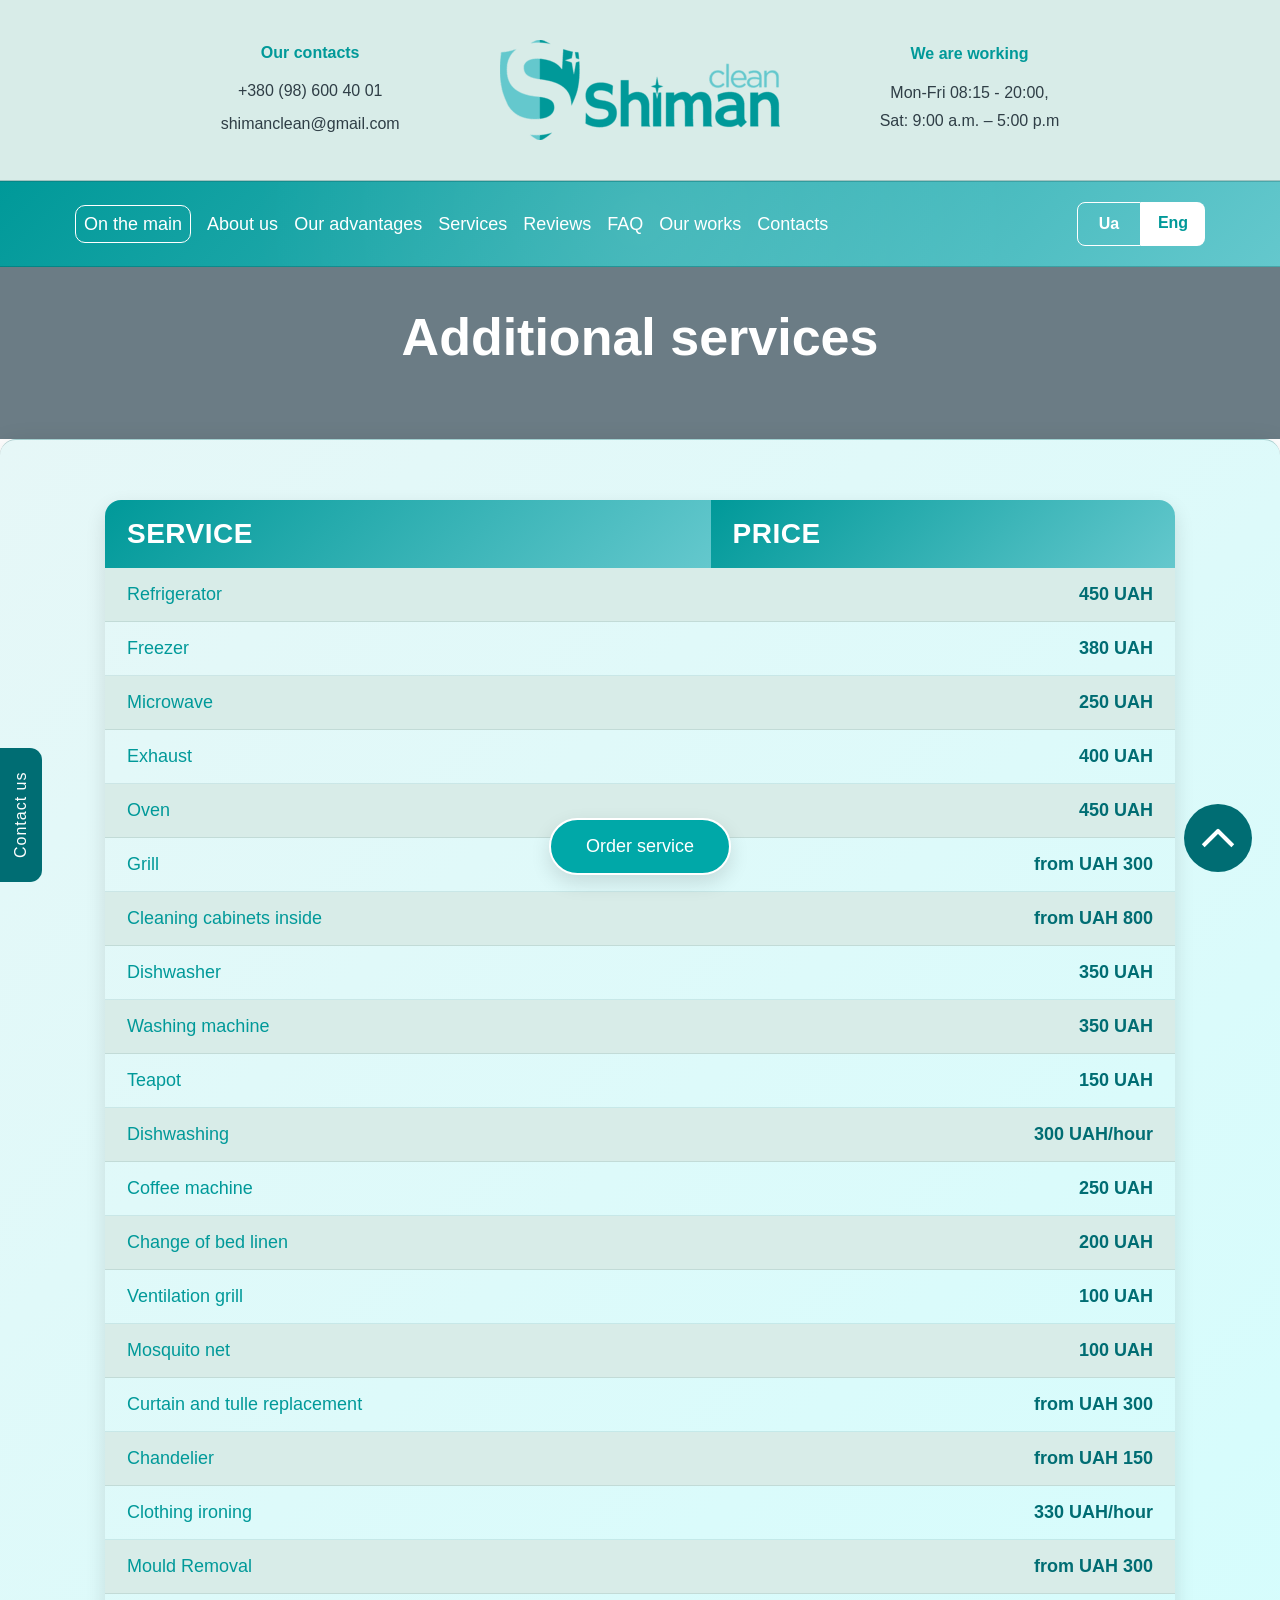
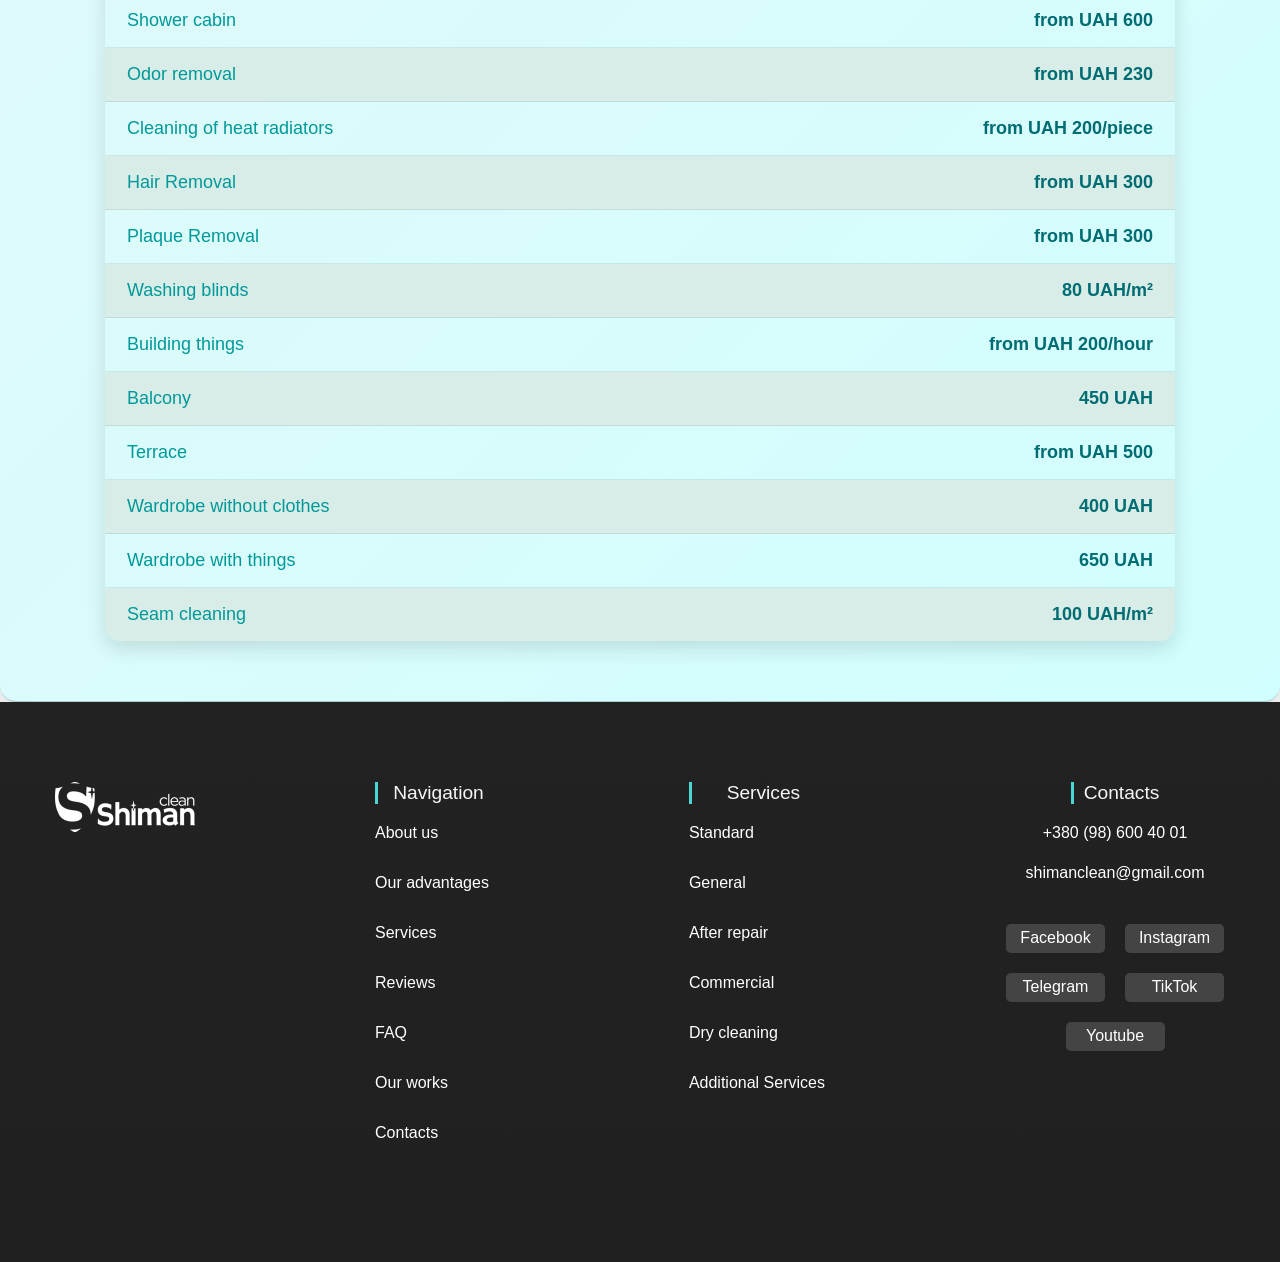
<file: pages/eng-additionalServices.html>
<!doctype html>
<html lang="en">
  <head>
    <meta charset="UTF-8" />
    <meta name="viewport" content="width=device-width, initial-scale=1.0" />

    <title>Additional services in Lviv | Shiman</title>

    <meta
      name="description"
      content="Additional services in Lviv from Shiman. Fast and high-quality cleaning of apartments and offices."
    />

    <meta
      name="keywords"
      content="Additional services Lviv, Shiman cleaning, apartment cleaning Lviv"
    />

    <!-- Canon page -->
    <link rel="canonical" href="https://shiman.com.ua/standard-cleaning.html" />

    <!-- Open Graph -->
    <meta property="og:title" content="Additional services | Shiman" />
    <meta property="og:description" content="Additional services in Lviv." />
    <meta property="og:type" content="website" />

<link rel="icon" type="image/png" href="../favicons/favicon-96x96.png" sizes="96x96" />
<link rel="icon" type="image/svg+xml" href="../favicons/favicon.svg" />
<link rel="shortcut icon" href="../favicons/favicon.ico" />
<link rel="apple-touch-icon" sizes="180x180" href="../favicons/apple-touch-icon.png" />
<meta name="apple-mobile-web-app-title" content="Shiman clean" />
<link rel="manifest" href="../favicons/site.webmanifest" />

    <link rel="stylesheet" href="../styles/reset.css" />
    <link rel="stylesheet" href="../styles/general.css" />
    <link rel="stylesheet" href="../styles/service.css" />
  </head>

  <body>
           <header id="header" class="header">
      <div class="header-top-section">
        <div class="container">
          <div class="top-header">
            <div class="header-contact">
              <span class="header-contact-title">Our contacts</span>
              <a href="tel:+380986004001" class="header-tell">+380 (98) 600 40 01</a>
              <a href="mailto:shimanclean@gmail.com" class="header-email"
                >shimanclean@gmail.com</a
              >
            </div>

            <div class="header-logo-wrap">
              <a href="eng-home.html" class="header-logo-link">
                <img
                  src="../images/ShimanCleanLogoDark.png"
                  alt="logo"
                  class="header-logo"
                />
              </a>
            </div>

            <div class="header-work-time-wrap">
              <span class="header-worktime-title">We are working</span>
              <span class="header-work-time">
                Mon-Fri 08:15 - 20:00, <br />
                Sat: 9:00 a.m. – 5:00 p.m
              </span>
            </div>
          </div>
        </div>
      </div>
    </header>
    <div class="header-bottom-section">
      <div class="container">
        <div class="bottom-header">
          <button type="button" class="open-mobile-menu">
            <span class="mobile-menu-line"></span>
            <span class="mobile-menu-line"></span>
            <span class="mobile-menu-line"></span>
          </button>
          <nav class="header-nav">
            <ul class="header-nav-list">
              <li class="header-nav-item">
                <a href="./eng-home.html" class="header-nav-link">
On the main</a>
              </li>
              <li class="header-nav-item">
                <a href="./eng-home.html#about" class="header-nav-link"
                  >About us</a
                >
              </li>
              <li class="header-nav-item">
                <a href="./eng-home.html#advantages" class="header-nav-link"
                  >Our advantages</a
                >
              </li>
              <li class="header-nav-item">
                <a href="./eng-home.html#services" class="header-nav-link"
                  >Services</a
                >
              </li>
              <li class="header-nav-item">
                <a href="./eng-home.html#reviews" class="header-nav-link"
                  >Reviews</a
                >
              </li>
              <li class="header-nav-item">
                <a href="./eng-home.html#asks" class="header-nav-link"
                  >FAQ</a
                >
              </li>
              <li class="header-nav-item">
                <a href="./eng-home.html#ourWorks" class="header-nav-link"
                  >Our works</a
                >
              </li>
              <li class="header-nav-item">
                <a href="./eng-home.html#contacts" class="header-nav-link"
                  >Contacts</a
                >
              </li>
            </ul>
          </nav>
          <div class="lang-switch">
            <a href="ua-additionalServices.html" class="ukrainian lang">Ua</a>
            <a href="eng-additionalServices.html" class="english lang-selected">Eng</a>
          </div>
        </div>
      </div>
    </div>

    <main class="main">
      <section class="hero" id="hero">
        <div class="container hero-container">
          <h1 class="hero-title">Additional services</h1>
        </div>
      </section>

      <section class="additionalServices">
        <div class="container">
          <table class="additionalService-table">
            <tr>
              <th>Service</th>
              <th>Price</th>
            </tr>
            <tr>
              <td class="additionalService-name">Refrigerator</td>
              <td class="additionalService-price">450 UAH</td>
            </tr>
            <tr>
              <td class="additionalService-name">Freezer</td>
              <td class="additionalService-price">380 UAH</td>
            </tr>
            <tr>
              <td class="additionalService-name">Microwave</td>
              <td class="additionalService-price">250 UAH</td>
            </tr>
            <tr>
              <td class="additionalService-name">Exhaust</td>
              <td class="additionalService-price">400 UAH</td>
            </tr>
            <tr>
              <td class="additionalService-name">Oven</td>
              <td class="additionalService-price">450 UAH</td>
            </tr>
            <tr>
              <td class="additionalService-name">Grill</td>
              <td class="additionalService-price">from UAH 300</td>
            </tr>
            <tr>
              <td class="additionalService-name">Cleaning cabinets inside</td>
              <td class="additionalService-price">from UAH 800</td>
            </tr>
            <tr>
              <td class="additionalService-name">Dishwasher</td>
              <td class="additionalService-price">350 UAH</td>
            </tr>
            <tr>
              <td class="additionalService-name">Washing machine</td>
              <td class="additionalService-price">350 UAH</td>
            </tr>
            <tr>
              <td class="additionalService-name">Teapot</td>
              <td class="additionalService-price">150 UAH</td>
            </tr>
            <tr>
              <td class="additionalService-name">Dishwashing</td>
              <td class="additionalService-price">300 UAH/hour</td>
            </tr>
            <tr>
              <td class="additionalService-name">Coffee machine</td>
              <td class="additionalService-price">250 UAH</td>
            </tr>
            <tr>
              <td class="additionalService-name">Change of bed linen</td>
              <td class="additionalService-price">200 UAH</td>
            </tr>
            <tr>
              <td class="additionalService-name">Ventilation grill</td>
              <td class="additionalService-price">100 UAH</td>
            </tr>
            <tr>
              <td class="additionalService-name">Mosquito net</td>
              <td class="additionalService-price">100 UAH</td>
            </tr>
            <tr>
              <td class="additionalService-name">Curtain and tulle replacement</td>
              <td class="additionalService-price">from UAH 300</td>
            </tr>
            <tr>
              <td class="additionalService-name">Chandelier</td>
              <td class="additionalService-price">from UAH 150</td>
            </tr>
            <tr>
              <td class="additionalService-name">Clothing ironing</td>
              <td class="additionalService-price">330 UAH/hour</td>
            </tr>
            <tr>
              <td class="additionalService-name">Mould Removal</td>
              <td class="additionalService-price">from UAH 300</td>
            </tr>
            <tr>
              <td class="additionalService-name">Shower cabin</td>
              <td class="additionalService-price">from UAH 600</td>
            </tr>
            <tr>
              <td class="additionalService-name">Odor removal</td>
              <td class="additionalService-price">from UAH 230</td>
            </tr>
            <tr>
              <td class="additionalService-name">Cleaning of heat radiators</td>
              <td class="additionalService-price">from UAH 200/piece</td>
            </tr>
            <tr>
              <td class="additionalService-name">Hair Removal</td>
              <td class="additionalService-price">from UAH 300</td>
            </tr>
            <tr>
              <td class="additionalService-name">Plaque Removal</td>
              <td class="additionalService-price">from UAH 300</td>
            </tr>
            <tr>
              <td class="additionalService-name">Washing blinds</td>
              <td class="additionalService-price">80 UAH/m²</td>
            </tr>
            <tr>
              <td class="additionalService-name">Building things</td>
              <td class="additionalService-price">from UAH 200/hour</td>
            </tr>
            <tr>
              <td class="additionalService-name">Balcony</td>
              <td class="additionalService-price">450 UAH</td>
            </tr>
            <tr>
              <td class="additionalService-name">Terrace</td>
              <td class="additionalService-price">from UAH 500</td>
            </tr>
            <tr>
              <td class="additionalService-name">Wardrobe without clothes</td>
              <td class="additionalService-price">400 UAH</td>
            </tr>
            <tr>
              <td class="additionalService-name">Wardrobe with things</td>
              <td class="additionalService-price">650 UAH</td>
            </tr>
            <tr>
              <td class="additionalService-name">Seam cleaning</td>
              <td class="additionalService-price">100 UAH/m²</td>
            </tr>
          </table>
        </div>
      </section>
    </main>

     <footer class="footer" id="contacts">
      <div class="container footer-container">
        <div class="footer-logo-wrap">
          <a href="index.html" class="footer-logo-link">
            <img
              src="../images/ShimanCleanLogoLight.png"
              alt="logo"
              class="footer-logo"
            />
          </a>
        </div>
        <div class="footer-content-wrap">
          <div class="footer-nav">
            <h2 class="footer-nav-title">Navigation</h2>
            <ul class="footer-nav-list">
              <li class="footer-nav-item">
                <a href="./eng-home.html#about" class="footer-nav-link"
                  >About us</a
                >
              </li>
              <li class="footer-nav-item">
                <a href="./eng-home.html#advantages" class="footer-nav-link"
                  >Our advantages</a
                >
              </li>
              <li class="footer-nav-item">
                <a href="./eng-home.html#services" class="footer-nav-link"
                  >Services</a
                >
              </li>
              <li class="footer-nav-item">
                <a href="./eng-home.html#reviews" class="footer-nav-link"
                  >Reviews</a
                >
              </li>
              <li class="footer-nav-item">
                <a href="./eng-home.html#asks" class="footer-nav-link"
                  >FAQ</a
                >
              </li>
              <li class="footer-nav-item">
                <a href="./eng-home.html#ourWorks" class="footer-nav-link"
                  >Our works</a
                >
              </li>
              <li class="footer-nav-item">
                <a href="./eng-home.html#contacts" class="footer-nav-link"
                  >Contacts</a
                >
              </li>
            </ul>
          </div>
          <div class="footer-services">
            <h2 class="footer-services-title">Services</h2>

            <ul class="footer-services-list">
              <li class="footer-services-item">
                <a href="./eng-standart.html" class="footer-services-link"
                  >Standard</a
                >
              </li>
              <li class="footer-services-item">
                <a href="./eng-general.html" class="footer-services-link"
                  >General</a
                >
              </li>
              <li class="footer-services-item">
                <a href="./eng-afterRepair.html" class="footer-services-link"
                  >After repair</a
                >
              </li>
              <li class="footer-services-item">
                <a href="./eng-commercialCleaning.html" class="footer-services-link">Commercial</a>
              </li>
              <li class="footer-services-item">
                <a href="./eng-dryCleaner.html" class="footer-services-link"
                  >Dry cleaning</a
                >
              </li>
              <li class="footer-services-item">
                <a href="./eng-additionalServices.html" class="footer-services-link">Additional Services</a>
              </li>
            </ul>
          </div>
        </div>
        <div class="footer-contacts">
          <h2 class="footer-contacts-title">Contacts</h2>
          <a href="tel:+380986004001" class="footer-tell">+380 (98) 600 40 01</a>
          <a href="mailto:shimanclean@gmail.com" class="footer-email"
            >shimanclean@gmail.com</a
          >
          <div class="footer-socials">
            <a href="https://facebook.com/yourpage" class="footer-social-link"
              >Facebook</a
            >
            <a href="https://www.instagram.com/shiman_clean?igsh=MW1xZmp2YWpkbTUxaA%3D%3D&utm_source=qr" class="footer-social-link"
              >Instagram</a
            >
            <a href="https://t.me/ShimanClean" class="footer-social-link"
              >Telegram</a
            >
            <a href="https://www.tiktok.com/@shimancleann?is_from_webapp=1" class="footer-social-link"
              >TikTok</a
            >
            <a href="#" class="footer-social-link"
              >Youtube</a
            >
          </div>
        </div>
      </div>
    </footer>

    <a href="#order-form" class="floating-order-btn">      
      <span class="btn-text">Order service</span>
    </a>

    <div class="mobile-menu">
      <div class="mobile-menu-contact">
        <span class="mobile-menu-contact-title">Our contacts</span>
        <a href="tel:+380986004001" class="mobile-menu-tell">+380 (98) 600 40 01</a>
        <a href="mailto:shimanclean@gmail.com" class="mobile-menu-email">
          shimanclean@gmail.com</a
        >
      </div>
      <div class="mobile-menu-work-time-wrap">
        <span class="mobile-menu-worktime-title">We are working</span>
        <span class="mobile-menu-work-time">
          Mon-Fri 08:15 - 20:00, <br />
          Sat: 9:00 a.m. – 5:00 p.m
        </span>
      </div>

      <ul class="mobile-menu-nav-list">
        <li class="mobile-menu-nav-item">
          <a href="./eng-home.html#about" class="mobile-menu-nav-link">About Us</a>
        </li>
        <li class="mobile-menu-nav-item">
          <a href="./eng-home.html#advantages" class="mobile-menu-nav-link"
            >Our advantages</a
          >
        </li>
        <li class="mobile-menu-nav-item">
          <a href="./eng-home.html#services" class="mobile-menu-nav-link"
            >Services</a
          >
        </li>
        <li class="mobile-menu-nav-item">
          <a href="./eng-home.html#reviews" class="mobile-menu-nav-link"
            >Reviews</a
          >
        </li>
        <li class="mobile-menu-nav-item">
          <a href="./eng-home.html#asks" class="mobile-menu-nav-link"
            >FAQ</a
          >
        </li>
        <li class="mobile-menu-nav-item">
          <a href="./eng-home.html#ourWorks" class="mobile-menu-nav-link"
            >Our works</a
          >
        </li>
        <li class="mobile-menu-nav-item">
          <a href="./eng-home.html#contacts" class="mobile-menu-nav-link"
            >Contacts</a
          >
        </li>
      </ul>
      <div class="mobile-menu-socials">
        <a href="https://facebook.com/yourpage" class="mobile-menu-social-link"
          >Facebook</a
        >
        <a href="https://www.instagram.com/shiman_clean?igsh=MW1xZmp2YWpkbTUxaA%3D%3D&utm_source=qr" class="mobile-menu-social-link"
          >Instagram</a
        >
        <a href="https://t.me/ShimanClean" class="mobile-menu-social-link"
          >Telegram</a
        >
        <a href="https://www.tiktok.com/@shimancleann?is_from_webapp=1" class="mobile-menu-social-link"
          >TikTok</a
        >
        <a href="#" class="mobile-menu-social-link"
          >Youtube</a
        >
      </div>

      <div class="mobile-menu-exit-btns">
        <a href="../index.html" class="on-the-main">On the main</a>
        <button type="button" class="close-mobile-menu">Close</button>
      </div>
    </div>

    <button type="button" class="onTop">
      <span class="onTop-line"></span>
      <span class="onTop-line"></span>
    </button>

<button class="contact-btn" type="button">Contact us</button>

    <div class="contact-backdrop">
      <div class="contact-modal">
        <button class="close-contact-modal" type="button">
          <span class="close-line"></span>
          <span class="close-line"></span>
        </button>
        <div class="contact-wrap">
          <h3 class="contact-title">Email us:</h3>
          <a href="mailto:shimanclean@gmail.com" class="contact-email"
            >shimanclean@gmail.com</a
          >
        </div>
        <div class="contact-wrap">
          <h3 class="contact-title">Call us:</h3>
          <a href="tel:+380986004001" class="contact-tell">+380 (98) 600 40 01</a>
        </div>
        <div class="contact-wrap">
          <h3 class="contact-title">Order a call:</h3>
          <a href="#" class="contact-order-tell">Order</a>
        </div>
      </div>
    </div>

    <script type="module" src="../scripts/services.js"></script>
  </body>
</html>
</file>
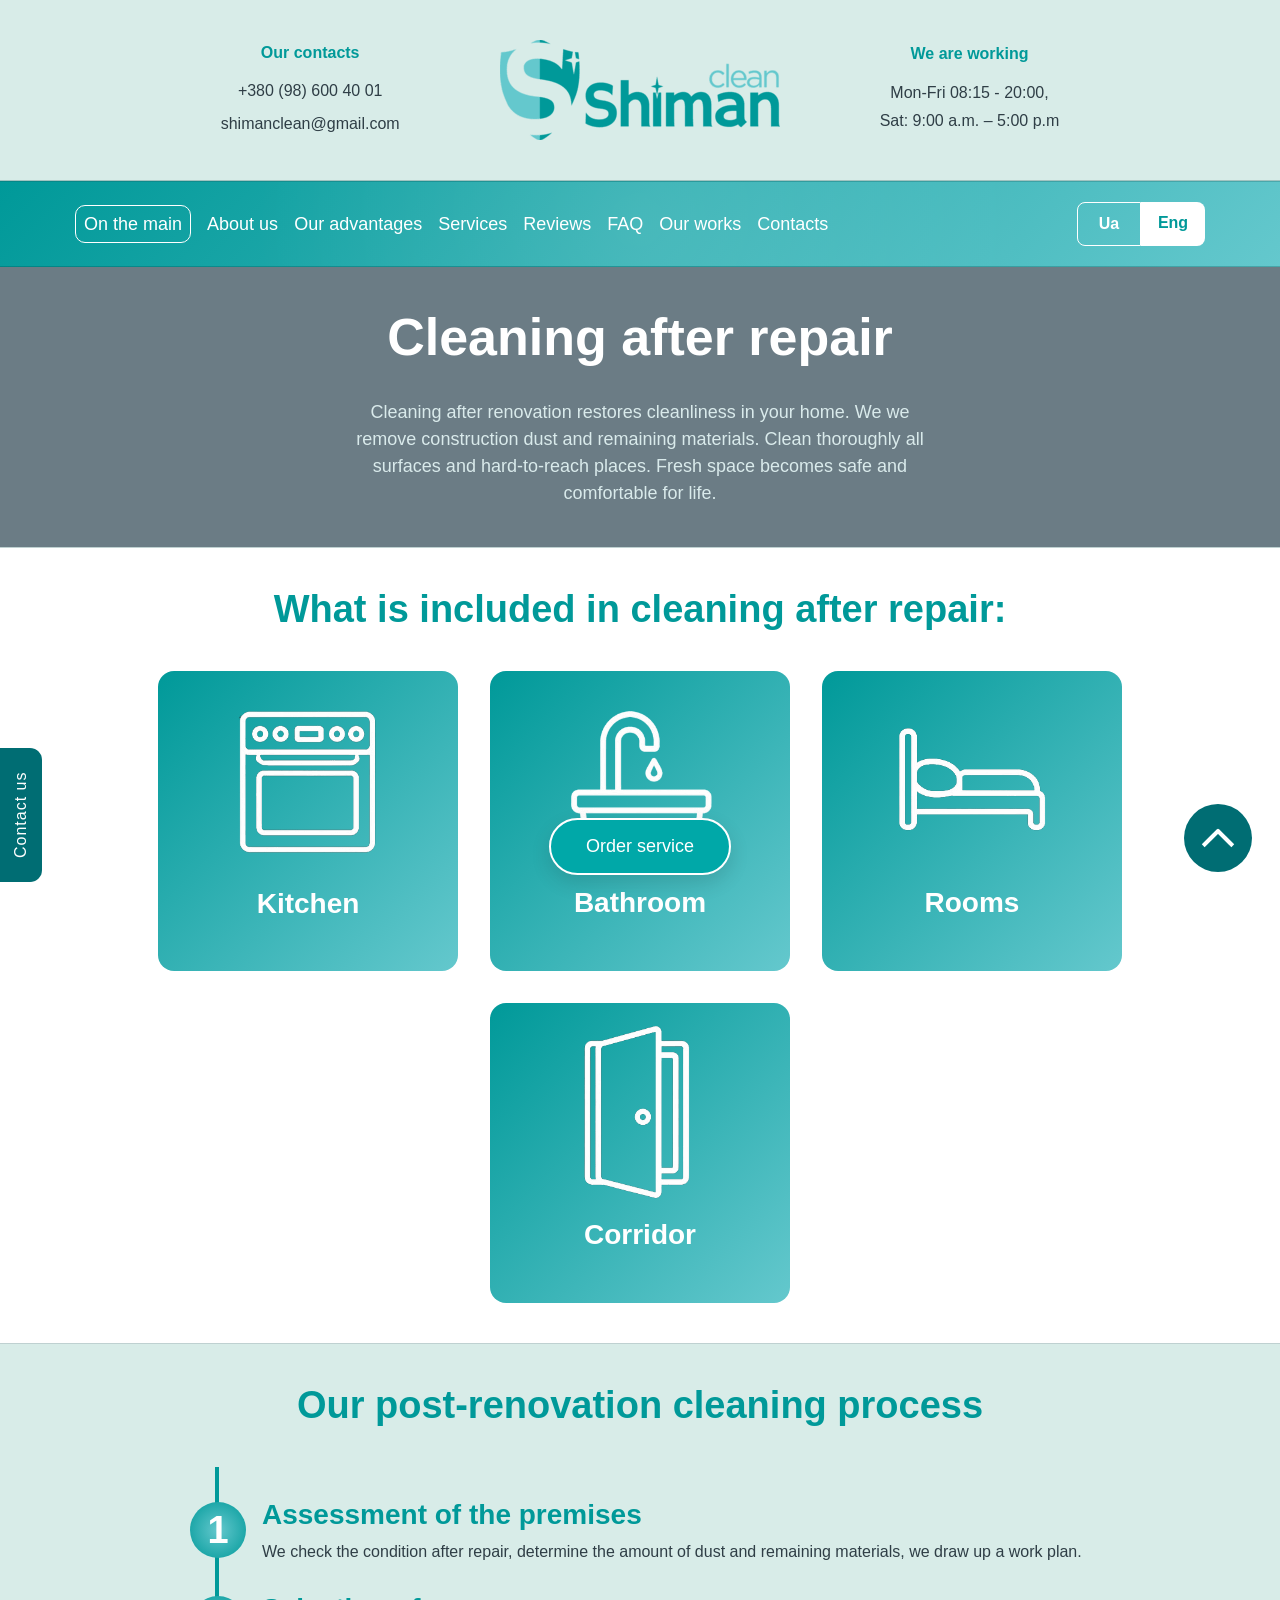
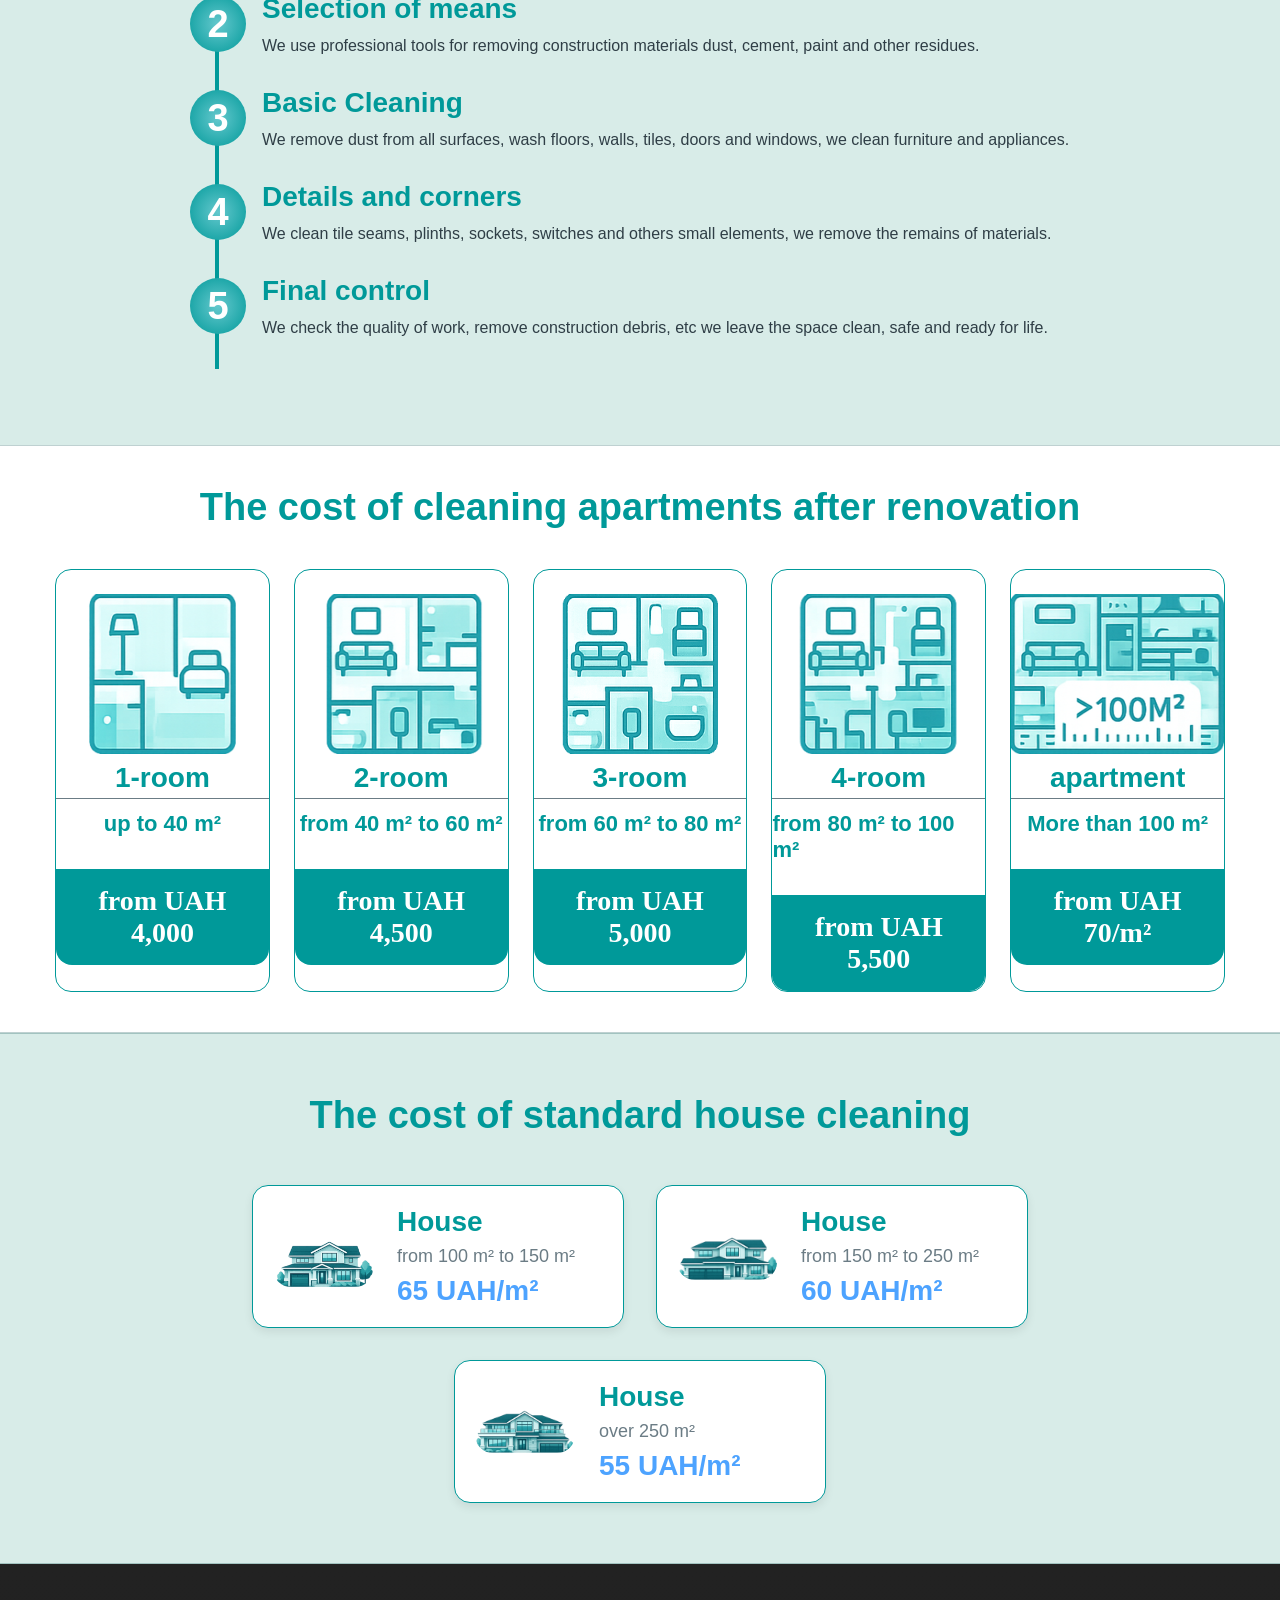
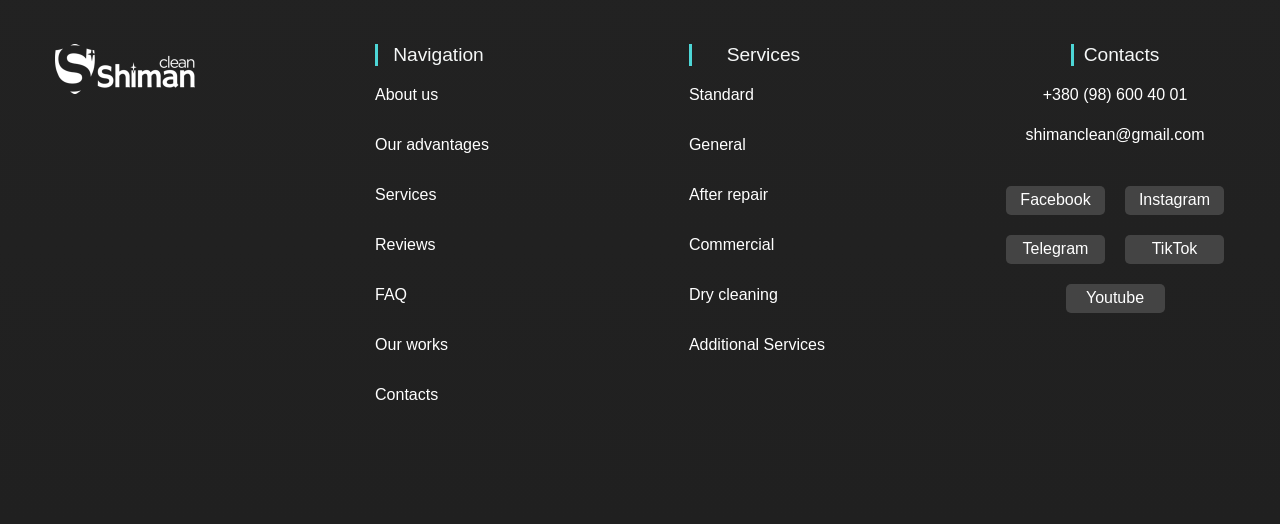
<file: pages/eng-afterRepair.html>
<!doctype html>
<html lang="en">
  <head>
    <meta charset="UTF-8" />
    <meta name="viewport" content="width=device-width, initial-scale=1.0" />

    <title>Cleaning after repairs in Lviv | Shiman</title>

    <meta
      name="description"
      content="Cleaning after repairs in Lviv from Shiman. Fast and high-quality cleaning of apartments and offices."
    />

    <meta
      name="keywords"
      content="cleaning after repair Lviv, Shiman cleaning, apartment cleaning Lviv"
    />

    <!-- Canon page -->
    <link rel="canonical" href="https://shiman.com.ua/standard-cleaning.html" />

    <!-- Open Graph -->
    <meta property="og:title" content="Cleaning up after repairs | Shiman" />
    <meta
      property="og:description"
      content="Professional cleaning of apartments and houses after renovation in Lviv."
    />
    <meta property="og:type" content="website" />

<link rel="icon" type="image/png" href="../favicons/favicon-96x96.png" sizes="96x96" />
<link rel="icon" type="image/svg+xml" href="../favicons/favicon.svg" />
<link rel="shortcut icon" href="../favicons/favicon.ico" />
<link rel="apple-touch-icon" sizes="180x180" href="../favicons/apple-touch-icon.png" />
<meta name="apple-mobile-web-app-title" content="Shiman clean" />
<link rel="manifest" href="../favicons/site.webmanifest" />

    <link rel="stylesheet" href="../styles/reset.css" />
    <link rel="stylesheet" href="../styles/general.css" />
    <link rel="stylesheet" href="../styles/service.css" />
  </head>

  <body>
    <header id="header" class="header">
      <div class="header-top-section">
        <div class="container">
          <div class="top-header">
            <div class="header-contact">
              <span class="header-contact-title">Our contacts</span>
              <a href="tel:+380986004001" class="header-tell">+380 (98) 600 40 01</a>
              <a href="mailto:shimanclean@gmail.com" class="header-email"
                >shimanclean@gmail.com</a
              >
            </div>

            <div class="header-logo-wrap">
              <a href="eng-home.html" class="header-logo-link">
                <img
                  src="../images/ShimanCleanLogoDark.png"
                  alt="logo"
                  class="header-logo"
                />
              </a>
            </div>

            <div class="header-work-time-wrap">
              <span class="header-worktime-title">We are working</span>
              <span class="header-work-time">
                Mon-Fri 08:15 - 20:00, <br />
                Sat: 9:00 a.m. – 5:00 p.m
              </span>
            </div>
          </div>
        </div>
      </div>
    </header>
    <div class="header-bottom-section">
      <div class="container">
        <div class="bottom-header">
          <button type="button" class="open-mobile-menu">
            <span class="mobile-menu-line"></span>
            <span class="mobile-menu-line"></span>
            <span class="mobile-menu-line"></span>
          </button>
          <nav class="header-nav">
            <ul class="header-nav-list">
              <li class="header-nav-item">
                <a href="./eng-home.html" class="header-nav-link">
On the main</a>
              </li>
              <li class="header-nav-item">
                <a href="./eng-home.html#about" class="header-nav-link"
                  >About us</a
                >
              </li>
              <li class="header-nav-item">
                <a href="./eng-home.html#advantages" class="header-nav-link"
                  >Our advantages</a
                >
              </li>
              <li class="header-nav-item">
                <a href="./eng-home.html#services" class="header-nav-link"
                  >Services</a
                >
              </li>
              <li class="header-nav-item">
                <a href="./eng-home.html#reviews" class="header-nav-link"
                  >Reviews</a
                >
              </li>
              <li class="header-nav-item">
                <a href="./eng-home.html#asks" class="header-nav-link"
                  >FAQ</a
                >
              </li>
              <li class="header-nav-item">
                <a href="./eng-home.html#ourWorks" class="header-nav-link"
                  >Our works</a
                >
              </li>
              <li class="header-nav-item">
                <a href="./eng-home.html#contacts" class="header-nav-link"
                  >Contacts</a
                >
              </li>
            </ul>
          </nav>
          <div class="lang-switch">
            <a href="ua-afterRepair.html" class="ukrainian lang">Ua</a>
            <a href="eng-afterRepair.html" class="english lang-selected">Eng</a>
          </div>
        </div>
      </div>
    </div>

    <main class="main">
      <section class="hero" id="hero">
        <div class="container hero-container">
          <h1 class="hero-title">Cleaning after repair</h1>
          <p class="hero-subtitle">
            Cleaning after renovation restores cleanliness in your home. We
            we remove construction dust and remaining materials. Clean thoroughly
            all surfaces and hard-to-reach places. Fresh space becomes safe and
            comfortable for life.
          </p>
        </div>
      </section>

      <section class="includes">
        <div class="container">
          <h2 class="section-title">What is included in cleaning after repair:</h2>

          <ul class="includes-list">
            <li class="includes-item">
              <div class="includes-content-front">
                <img
                  src="../images/oven.png"
                  alt="Kitchen"
                  class="includes-img"
                />
                <h3 class="includes-title">Kitchen</h3>
                <button class="includes-open" type="button">Open</button>
              </div>
              <div class="includes-content-back">
                <ul class="includes-content-list">
                  <li class="includes-content-item">
                    Removal of construction dust from surfaces
                  </li>
                  <li class="includes-content-item">
                    Washing tiles, countertops and facades
                  </li>
                  <li class="includes-content-item">
                    Cleaning the outside of the equipment from dust and traces of repairs
                  </li>
                  <li class="includes-content-item">
                    Disinfection of the sink and the place for garbage
                  </li>
                </ul>
              </div>
            </li>

            <li class="includes-item">
              <div class="includes-content-front">
                <img
                  src="../images/sink.png"
                  alt="Bathroom"
                  class="includes-img"
                />
                <h3 class="includes-title">Bathroom</h3>
                <button class="includes-open" type="button">Open</button>
              </div>
              <div class="includes-content-back">
                <ul class="includes-content-list">
                  <li class="includes-content-item">
                    Cleaning tiles and seams from cement residues
                  </li>
                  <li class="includes-content-item">
                    Cleaning of sanitary ware from dust and traces of paint
                  </li>
                  <li class="includes-content-item">
                    Polishing of mirrors and chrome parts
                  </li>
                  <li class="includes-content-item">
                    Removal of construction waste
                  </li>
                </ul>
              </div>
            </li>

            <li class="includes-item">
              <div class="includes-content-front">
                <img
                  src="../images/bed.png"
                  alt="Rooms"
                  class="includes-img"
                />
                <h3 class="includes-title">Rooms</h3>
                <button class="includes-open" type="button">Open</button>
              </div>
              <div class="includes-content-back">
                <ul class="includes-content-list">
                  <li class="includes-content-item">
                    Dust removal from furniture, walls and ceiling
                  </li>
                  <li class="includes-content-item">
                    Washing windowsills, batteries, doors and switches
                  </li>
                  <li class="includes-content-item">
                    Cleaning of glass, mirrors and lighting devices
                  </li>
                  <li class="includes-content-item">
                    Removal of traces of paint and plaster
                  </li>
                </ul>
              </div>
            </li>

            <li class="includes-item">
              <div class="includes-content-front">
                <img
                  src="../images/dor.png"
                  alt="Corridor"
                  class="includes-img"
                />
                <h3 class="includes-title">Corridor</h3>
                <button class="includes-open" type="button">Open</button>
              </div>
              <div class="includes-content-back">
                <ul class="includes-content-list">
                  <li class="includes-content-item">
                    Vacuuming and cleaning the floor from construction dust
                  </li>
                  <li class="includes-content-item">
                    Cleaning plinths, doors and sockets
                  </li>
                  <li class="includes-content-item">
                    Washing mirrors and decorative elements
                  </li>
                  <li class="includes-content-item">
                    Removal of remains of construction materials
                  </li>
                </ul>
              </div>
            </li>
          </ul>
        </div>
      </section>

      <section class="process">
        <div class="container">
          <h2 class="section-title">Our post-renovation cleaning process</h2>
          <div class="timeline-horizontal">
            <div class="timeline"></div>

            <div class="step">
              <div class="circle">1</div>
              <div class="step-content">
                <h3 class="step-title">Assessment of the premises</h3>
                <p class="step-describe">
                  We check the condition after repair, determine the amount of dust and
                  remaining materials, we draw up a work plan.
                </p>
              </div>
            </div>

            <div class="step">
              <div class="circle">2</div>
              <div class="step-content">
                <h3 class="step-title">Selection of means</h3>
                <p class="step-describe">
                  We use professional tools for removing construction materials
                  dust, cement, paint and other residues.
                </p>
              </div>
            </div>

            <div class="step">
              <div class="circle">3</div>
              <div class="step-content">
                <h3 class="step-title">Basic Cleaning</h3>
                <p class="step-describe">
                  We remove dust from all surfaces, wash floors, walls, tiles,
                  doors and windows, we clean furniture and appliances.
                </p>
              </div>
            </div>

            <div class="step">
              <div class="circle">4</div>
              <div class="step-content">
                <h3 class="step-title">Details and corners</h3>
                <p class="step-describe">
                  We clean tile seams, plinths, sockets, switches and others
                  small elements, we remove the remains of materials.
                </p>
              </div>
            </div>

            <div class="step">
              <div class="circle">5</div>
              <div class="step-content">
                <h3 class="step-title">Final control</h3>
                <p class="step-describe">
                  We check the quality of work, remove construction debris, etc
                  we leave the space clean, safe and ready for life.
                </p>
              </div>
            </div>
          </div>
        </div>
      </section>

      <section class="flat">
        <div class="container">
          <h2 class="section-title">
            The cost of cleaning apartments after renovation
          </h2>
          <div class="flat-cards">
            <div class="flat-card">
              <img
                src="../images/shimanOneRoom.png"
                alt="1-room"
                class="flat-img"
              />
              <h3 class="flat-title">1-room</h3>
              <h4 class="flat-area">up to 40 m²</h4>

              <h3 class="flat-price">from UAH 4,000</h3>
            </div>
            <div class="flat-card">
              <img
                src="../images/shimanTwoRooms.png"
                alt="2-room"
                class="flat-img"
              />
              <h3 class="flat-title">2-room</h3>
              <h4 class="flat-area">from 40 m² to 60 m²</h4>

              <h3 class="flat-price">from UAH 4,500</h3>
            </div>
            <div class="flat-card">
              <img
                src="../images/shimanThreeRooms.png"
                alt="3-room"
                class="flat-img"
              />
              <h3 class="flat-title">3-room</h3>
              <h4 class="flat-area">from 60 m² to 80 m²</h4>

              <h3 class="flat-price">from UAH 5,000</h3>
            </div>
            <div class="flat-card">
              <img
                src="../images/shimanFourRooms.png"
                alt="4-room"
                class="flat-img"
              />
              <h3 class="flat-title">4-room</h3>
              <h4 class="flat-area">from 80 m² to 100 m²</h4>

              <h3 class="flat-price">from UAH 5,500</h3>
            </div>
            <div class="flat-card">
              <img
                src="../images/shimanBigFlat.png"
                alt="More than 100 m²"
                class="flat-img"
              />
              <h3 class="flat-title">apartment</h3>
              <h4 class="flat-area">More than 100 m²</h4>

              <h3 class="flat-price">from UAH 70/m²</h3>
            </div>
          </div>
        </div>
      </section>

      <section class="house">
        <div class="container">
          <h2 class="section-title">
            The cost of standard house cleaning
          </h2>
          <div class="house-cards">            
            <div class="house-card">
              <img src="../images/shiman-house-small.png" alt="small house" class="house-img">
              <div class="house-info">
              <h3 class="house-title">House</h3>
              <h4 class="house-area">from 100 m² to 150 m²</h4>

              <h3 class="house-price">65 UAH/m²</h3>
              </div>
            </div>
            <div class="house-card">
              <img src="../images/shiman-house-medium.png" alt="medium house" class="house-img">
              <div class="house-info">
              <h3 class="house-title">House</h3>
              <h4 class="house-area">from 150 m² to 250 m²</h4>

              <h3 class="house-price">60 UAH/m²</h3>
              </div>
            </div>
            <div class="house-card">
              <img src="../images/shiman-house-big.png" alt="big house" class="house-img">
                <div class="house-info">
              <h3 class="house-title">House</h3>
              <h4 class="house-area">over 250 m²</h4>

              <h3 class="house-price">55 UAH/m²</h3>
              </div>
            </div>           
          </div>
        </div>
      </section>
    </main>

    <footer class="footer" id="contacts">
      <div class="container footer-container">
        <div class="footer-logo-wrap">
          <a href="index.html" class="footer-logo-link">
            <img
              src="../images/ShimanCleanLogoLight.png"
              alt="logo"
              class="footer-logo"
            />
          </a>
        </div>
        <div class="footer-content-wrap">
          <div class="footer-nav">
            <h2 class="footer-nav-title">Navigation</h2>
            <ul class="footer-nav-list">
              <li class="footer-nav-item">
                <a href="./eng-home.html#about" class="footer-nav-link"
                  >About us</a
                >
              </li>
              <li class="footer-nav-item">
                <a href="./eng-home.html#advantages" class="footer-nav-link"
                  >Our advantages</a
                >
              </li>
              <li class="footer-nav-item">
                <a href="./eng-home.html#services" class="footer-nav-link"
                  >Services</a
                >
              </li>
              <li class="footer-nav-item">
                <a href="./eng-home.html#reviews" class="footer-nav-link"
                  >Reviews</a
                >
              </li>
              <li class="footer-nav-item">
                <a href="./eng-home.html#asks" class="footer-nav-link"
                  >FAQ</a
                >
              </li>
              <li class="footer-nav-item">
                <a href="./eng-home.html#ourWorks" class="footer-nav-link"
                  >Our works</a
                >
              </li>
              <li class="footer-nav-item">
                <a href="./eng-home.html#contacts" class="footer-nav-link"
                  >Contacts</a
                >
              </li>
            </ul>
          </div>
          <div class="footer-services">
            <h2 class="footer-services-title">Services</h2>

            <ul class="footer-services-list">
              <li class="footer-services-item">
                <a href="./eng-standart.html" class="footer-services-link"
                  >Standard</a
                >
              </li>
              <li class="footer-services-item">
                <a href="./eng-general.html" class="footer-services-link"
                  >General</a
                >
              </li>
              <li class="footer-services-item">
                <a href="./eng-afterRepair.html" class="footer-services-link"
                  >After repair</a
                >
              </li>
              <li class="footer-services-item">
                <a href="./eng-commercialCleaning.html" class="footer-services-link">Commercial</a>
              </li>
              <li class="footer-services-item">
                <a href="./eng-dryCleaner.html" class="footer-services-link"
                  >Dry cleaning</a
                >
              </li>
              <li class="footer-services-item">
                <a href="./eng-additionalServices.html" class="footer-services-link">Additional Services</a>
              </li>
            </ul>
          </div>
        </div>
        <div class="footer-contacts">
          <h2 class="footer-contacts-title">Contacts</h2>
          <a href="tel:+380986004001" class="footer-tell">+380 (98) 600 40 01</a>
          <a href="mailto:shimanclean@gmail.com" class="footer-email"
            >shimanclean@gmail.com</a
          >
          <div class="footer-socials">
            <a href="https://facebook.com/yourpage" class="footer-social-link"
              >Facebook</a
            >
            <a href="https://www.instagram.com/shiman_clean?igsh=MW1xZmp2YWpkbTUxaA%3D%3D&utm_source=qr" class="footer-social-link"
              >Instagram</a
            >
            <a href="https://t.me/ShimanClean" class="footer-social-link"
              >Telegram</a
            >
            <a href="https://www.tiktok.com/@shimancleann?is_from_webapp=1" class="footer-social-link"
              >TikTok</a
            >
            <a href="#" class="footer-social-link"
              >Youtube</a
            >
          </div>
        </div>
      </div>
    </footer>

    <a href="#order-form" class="floating-order-btn">      
      <span class="btn-text">Order service</span>
    </a>

    <div class="mobile-menu">
      <div class="mobile-menu-contact">
        <span class="mobile-menu-contact-title">Our contacts</span>
        <a href="tel:+380986004001" class="mobile-menu-tell">+380 (98) 600 40 01</a>
        <a href="mailto:shimanclean@gmail.com" class="mobile-menu-email">
          shimanclean@gmail.com</a
        >
      </div>
      <div class="mobile-menu-work-time-wrap">
        <span class="mobile-menu-worktime-title">We are working</span>
        <span class="mobile-menu-work-time">
          Mon-Fri 08:15 - 20:00, <br />
          Sat: 9:00 a.m. – 5:00 p.m
        </span>
      </div>

      <ul class="mobile-menu-nav-list">
        <li class="mobile-menu-nav-item">
          <a href="./eng-home.html#about" class="mobile-menu-nav-link">About Us</a>
        </li>
        <li class="mobile-menu-nav-item">
          <a href="./eng-home.html#advantages" class="mobile-menu-nav-link"
            >Our advantages</a
          >
        </li>
        <li class="mobile-menu-nav-item">
          <a href="./eng-home.html#services" class="mobile-menu-nav-link"
            >Services</a
          >
        </li>
        <li class="mobile-menu-nav-item">
          <a href="./eng-home.html#reviews" class="mobile-menu-nav-link"
            >Reviews</a
          >
        </li>
        <li class="mobile-menu-nav-item">
          <a href="./eng-home.html#asks" class="mobile-menu-nav-link"
            >FAQ</a
          >
        </li>
        <li class="mobile-menu-nav-item">
          <a href="./eng-home.html#ourWorks" class="mobile-menu-nav-link"
            >Our works</a
          >
        </li>
        <li class="mobile-menu-nav-item">
          <a href="./eng-home.html#contacts" class="mobile-menu-nav-link"
            >Contacts</a
          >
        </li>
      </ul>
      <div class="mobile-menu-socials">
        <a href="https://facebook.com/yourpage" class="mobile-menu-social-link"
          >Facebook</a
        >
        <a href="https://www.instagram.com/shiman_clean?igsh=MW1xZmp2YWpkbTUxaA%3D%3D&utm_source=qr" class="mobile-menu-social-link"
          >Instagram</a
        >
        <a href="https://t.me/ShimanClean" class="mobile-menu-social-link"
          >Telegram</a
        >
        <a href="https://www.tiktok.com/@shimancleann?is_from_webapp=1" class="mobile-menu-social-link"
          >TikTok</a
        >
        <a href="#" class="mobile-menu-social-link"
          >Youtube</a
        >
      </div>

      <div class="mobile-menu-exit-btns">
        <a href="../index.html" class="on-the-main">On the main</a>
        <button type="button" class="close-mobile-menu">Close</button>
      </div>
    </div>

    <button type="button" class="onTop">
      <span class="onTop-line"></span>
      <span class="onTop-line"></span>
    </button>

<button class="contact-btn" type="button">Contact us</button>

    <div class="contact-backdrop">
      <div class="contact-modal">
        <button class="close-contact-modal" type="button">
          <span class="close-line"></span>
          <span class="close-line"></span>
        </button>
        <div class="contact-wrap">
          <h3 class="contact-title">Email us:</h3>
          <a href="mailto:shimanclean@gmail.com" class="contact-email"
            >shimanclean@gmail.com</a
          >
        </div>
        <div class="contact-wrap">
          <h3 class="contact-title">Call us:</h3>
          <a href="tel:+380986004001" class="contact-tell">+380 (98) 600 40 01</a>
        </div>
        <div class="contact-wrap">
          <h3 class="contact-title">Order a call:</h3>
          <a href="#" class="contact-order-tell">Order</a>
        </div>
      </div>
    </div>

    <script type="module" src="../scripts/services.js"></script>
  </body>
</html>
</file>
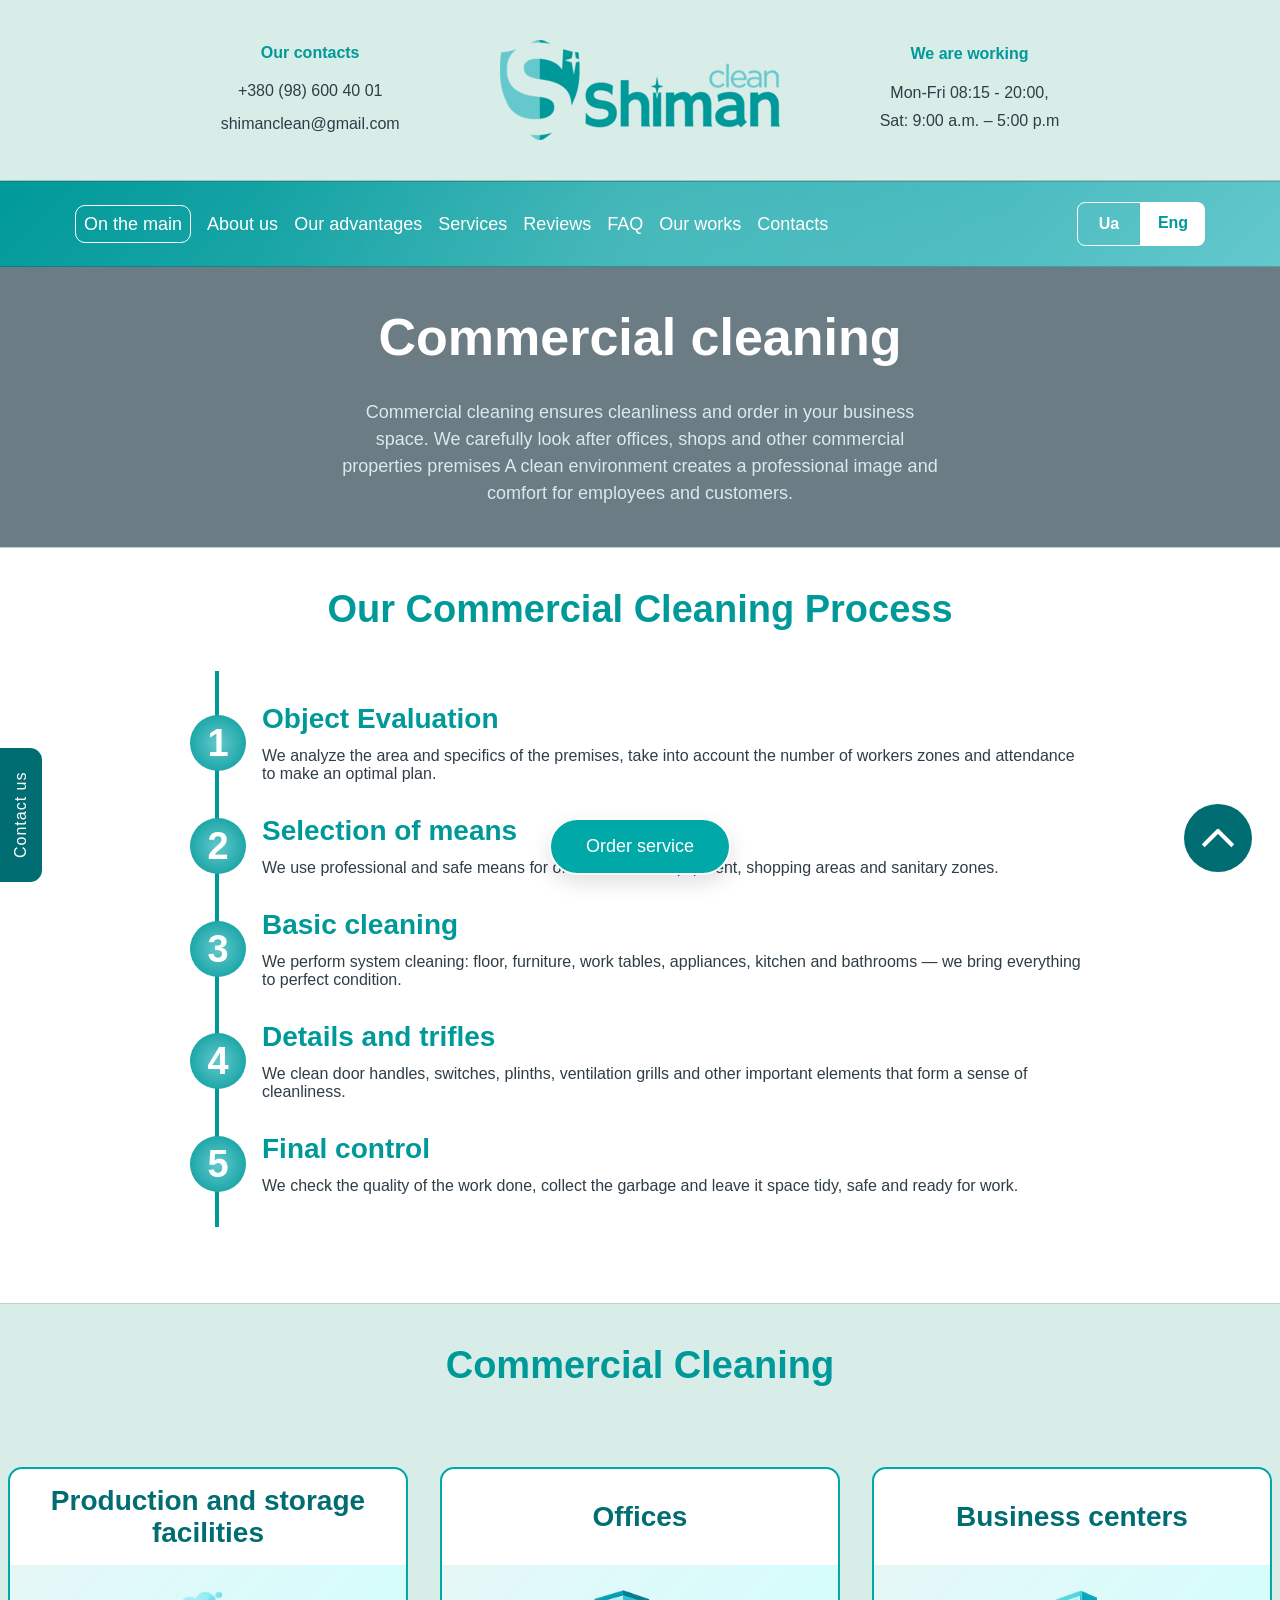
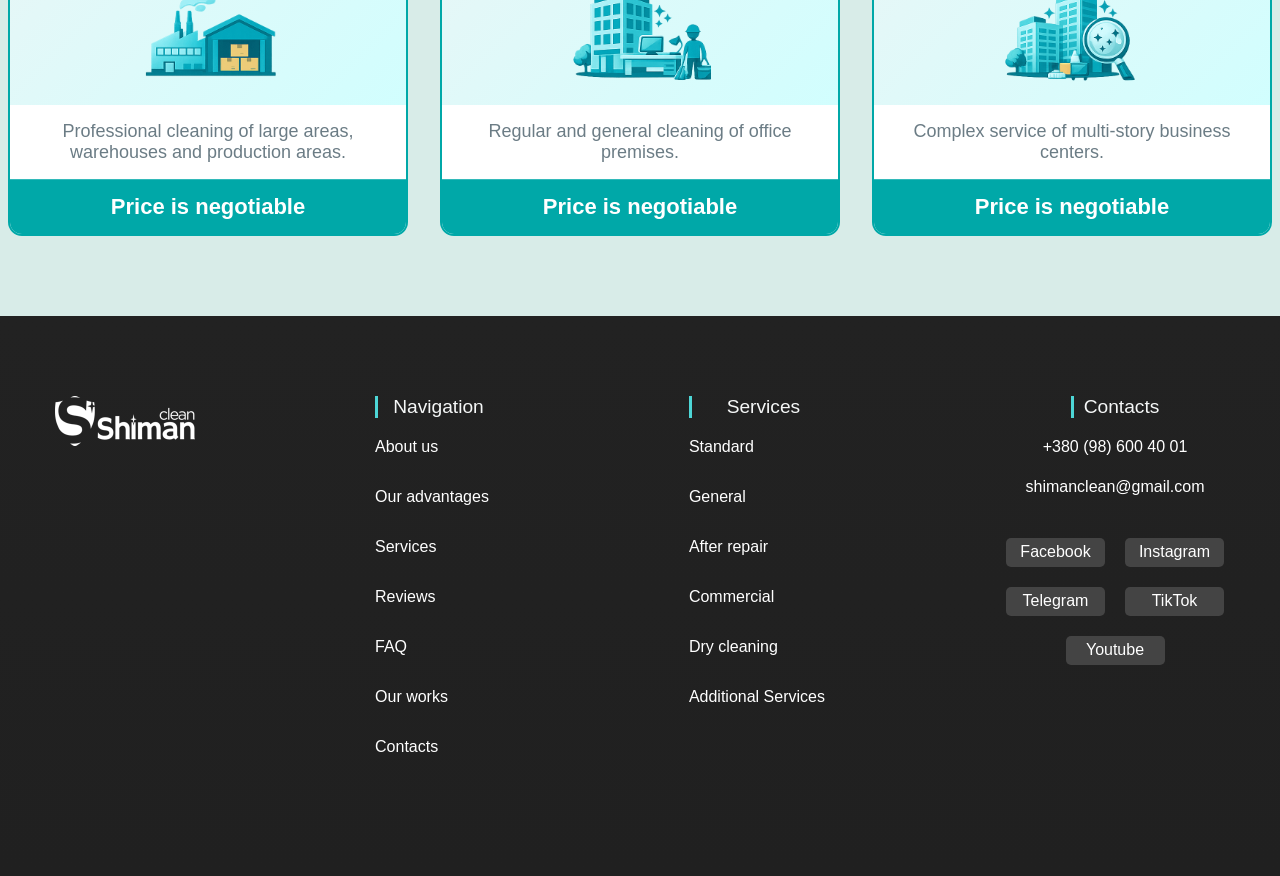
<file: pages/eng-commercialCleaning.html>
<!doctype html>
<html lang="en">
  <head>
    <meta charset="UTF-8" />
    <meta name="viewport" content="width=device-width, initial-scale=1.0" />

    <title>Standard cleaning in Lviv | Shiman</title>

    <meta
      name="description"
      content="Standard cleaning in Lviv from Shiman. Fast and high-quality cleaning of apartments and offices."
    />

    <meta
      name="keywords"
      content="standard cleaning Lviv, Shiman cleaning, apartment cleaning Lviv"
    />

    <!-- Canon page -->
    <link rel="canonical" href="https://shiman.com.ua/standard-cleaning.html" />

    <!-- Open Graph -->
    <meta property="og:title" content="Standard Cleaning | Shiman" />
    <meta
      property="og:description"
      content="Professional standard cleaning of apartments and houses in Lviv."
    />
    <meta property="og:type" content="website" />
    <meta name="theme-color" content="#009999">

<link rel="icon" type="image/png" href="../favicons/favicon-96x96.png" sizes="96x96" />
<link rel="icon" type="image/svg+xml" href="../favicons/favicon.svg" />
<link rel="shortcut icon" href="../favicons/favicon.ico" />
<link rel="apple-touch-icon" sizes="180x180" href="../favicons/apple-touch-icon.png" />
<meta name="apple-mobile-web-app-title" content="Shiman clean" />
<link rel="manifest" href="../favicons/site.webmanifest" />

    <link rel="stylesheet" href="../styles/reset.css" />
    <link rel="stylesheet" href="../styles/general.css" />
    <link rel="stylesheet" href="../styles/service.css" />
  </head>

  <body>
    <header id="header" class="header">
      <div class="header-top-section">
        <div class="container">
          <div class="top-header">
            <div class="header-contact">
              <span class="header-contact-title">Our contacts</span>
              <a href="tel:+380986004001" class="header-tell">+380 (98) 600 40 01</a>
              <a href="mailto:shimanclean@gmail.com" class="header-email"
                >shimanclean@gmail.com</a
              >
            </div>

            <div class="header-logo-wrap">
              <a href="eng-home.html" class="header-logo-link">
                <img
                  src="../images/ShimanCleanLogoDark.png"
                  alt="logo"
                  class="header-logo"
                />
              </a>
            </div>

            <div class="header-work-time-wrap">
              <span class="header-worktime-title">We are working</span>
              <span class="header-work-time">
                Mon-Fri 08:15 - 20:00, <br />
                Sat: 9:00 a.m. – 5:00 p.m
              </span>
            </div>
          </div>
        </div>
      </div>
    </header>
    <div class="header-bottom-section">
      <div class="container">
        <div class="bottom-header">
          <button type="button" class="open-mobile-menu">
            <span class="mobile-menu-line"></span>
            <span class="mobile-menu-line"></span>
            <span class="mobile-menu-line"></span>
          </button>
          <nav class="header-nav">
            <ul class="header-nav-list">
              <li class="header-nav-item">
                <a href="./eng-home.html" class="header-nav-link">
On the main</a>
              </li>
              <li class="header-nav-item">
                <a href="./eng-home.html#about" class="header-nav-link"
                  >About us</a
                >
              </li>
              <li class="header-nav-item">
                <a href="./eng-home.html#advantages" class="header-nav-link"
                  >Our advantages</a
                >
              </li>
              <li class="header-nav-item">
                <a href="./eng-home.html#services" class="header-nav-link"
                  >Services</a
                >
              </li>
              <li class="header-nav-item">
                <a href="./eng-home.html#reviews" class="header-nav-link"
                  >Reviews</a
                >
              </li>
              <li class="header-nav-item">
                <a href="./eng-home.html#asks" class="header-nav-link"
                  >FAQ</a
                >
              </li>
              <li class="header-nav-item">
                <a href="./eng-home.html#ourWorks" class="header-nav-link"
                  >Our works</a
                >
              </li>
              <li class="header-nav-item">
                <a href="./eng-home.html#contacts" class="header-nav-link"
                  >Contacts</a
                >
              </li>
            </ul>
          </nav>
          <div class="lang-switch">
            <a href="ua-commercialCleaning.html" class="ukrainian lang">Ua</a>
            <a href="eng-commercialCleaning.html" class="english lang-selected">Eng</a>
          </div>
        </div>
      </div>
    </div>

    <main class="main">
      <section class="hero" id="hero">
  <div class="container hero-container">
    <h1 class="hero-title">Commercial cleaning</h1>
    <p class="hero-subtitle">
      Commercial cleaning ensures cleanliness and order in your business space.
      We carefully look after offices, shops and other commercial properties
      premises A clean environment creates a professional image and comfort for
      employees and customers.
    </p>
  </div>
</section>

<section class="process">
  <div class="container">
    <h2 class="section-title">Our Commercial Cleaning Process</h2>
    <div class="timeline-horizontal">
      <div class="timeline"></div>
      <div class="step">
        <div class="circle">1</div>
        <div class="step-content">
          <h3 class="step-title">Object Evaluation</h3>
          <p class="step-describe">
            We analyze the area and specifics of the premises, take into account the number of workers
            zones and attendance to make an optimal plan.
          </p>
        </div>
      </div>
      <div class="step">
        <div class="circle">2</div>
        <div class="step-content">
          <h3 class="step-title">Selection of means</h3>
          <p class="step-describe">
            We use professional and safe means for office furniture,
            equipment, shopping areas and sanitary zones.
          </p>
        </div>
      </div>
      <div class="step">
        <div class="circle">3</div>
        <div class="step-content">
          <h3 class="step-title">Basic cleaning</h3>
          <p class="step-describe">
            We perform system cleaning: floor, furniture, work tables, appliances,
            kitchen and bathrooms — we bring everything to perfect condition.
          </p>
        </div>
      </div>
      <div class="step">
        <div class="circle">4</div>
        <div class="step-content">
          <h3 class="step-title">Details and trifles</h3>
          <p class="step-describe">
            We clean door handles, switches, plinths, ventilation grills and
            other important elements that form a sense of cleanliness.
          </p>
        </div>
      </div>
      <div class="step">
        <div class="circle">5</div>
        <div class="step-content">
          <h3 class="step-title">Final control</h3>
          <p class="step-describe">
            We check the quality of the work done, collect the garbage and leave it
            space tidy, safe and ready for work.
          </p>
        </div>
      </div>
    </div>
  </div>
</section>
<section class="commercial-cleaning">
  <h2 class="section-title">Commercial Cleaning</h2>
  <div class="cleaning-cards">
    <div class="cleaning-card">
      <h3 class="cleaning-title">Production and storage facilities</h3>
      <img src="../images/shiman-commercial-first.png" alt="Production and storage facilities" class="cleaning-img">
      <p class="cleaning-text">Professional cleaning of large areas, warehouses and production areas.</p>
      <span class="cleaning-price">Price is negotiable</span>
    </div>
    <div class="cleaning-card">
      <h3 class="cleaning-title">Offices</h3>
      <img src="../images/shiman-commercial-second.png" alt="Offices" class="cleaning-img">
      <p class="cleaning-text">Regular and general cleaning of office premises.</p>
      <span class="cleaning-price">Price is negotiable</span>
    </div>
    <div class="cleaning-card">
      <h3 class="cleaning-title">Business centers</h3>
      <img src="../images/shiman-commercial-third.png" alt="Business centers" class="cleaning-img">
      <p class="cleaning-text">Complex service of multi-story business centers.</p>
      <span class="cleaning-price">Price is negotiable</span>
    </div>
  </div>
</section>



      
    </main>

     <footer class="footer" id="contacts">
      <div class="container footer-container">
        <div class="footer-logo-wrap">
          <a href="index.html" class="footer-logo-link">
            <img
              src="../images/ShimanCleanLogoLight.png"
              alt="logo"
              class="footer-logo"
            />
          </a>
        </div>
        <div class="footer-content-wrap">
          <div class="footer-nav">
            <h2 class="footer-nav-title">Navigation</h2>
            <ul class="footer-nav-list">
              <li class="footer-nav-item">
                <a href="./eng-home.html#about" class="footer-nav-link"
                  >About us</a
                >
              </li>
              <li class="footer-nav-item">
                <a href="./eng-home.html#advantages" class="footer-nav-link"
                  >Our advantages</a
                >
              </li>
              <li class="footer-nav-item">
                <a href="./eng-home.html#services" class="footer-nav-link"
                  >Services</a
                >
              </li>
              <li class="footer-nav-item">
                <a href="./eng-home.html#reviews" class="footer-nav-link"
                  >Reviews</a
                >
              </li>
              <li class="footer-nav-item">
                <a href="./eng-home.html#asks" class="footer-nav-link"
                  >FAQ</a
                >
              </li>
              <li class="footer-nav-item">
                <a href="./eng-home.html#ourWorks" class="footer-nav-link"
                  >Our works</a
                >
              </li>
              <li class="footer-nav-item">
                <a href="./eng-home.html#contacts" class="footer-nav-link"
                  >Contacts</a
                >
              </li>
            </ul>
          </div>
          <div class="footer-services">
            <h2 class="footer-services-title">Services</h2>

            <ul class="footer-services-list">
              <li class="footer-services-item">
                <a href="./eng-standart.html" class="footer-services-link"
                  >Standard</a
                >
              </li>
              <li class="footer-services-item">
                <a href="./eng-general.html" class="footer-services-link"
                  >General</a
                >
              </li>
              <li class="footer-services-item">
                <a href="./eng-afterRepair.html" class="footer-services-link"
                  >After repair</a
                >
              </li>
              <li class="footer-services-item">
                <a href="./eng-commercialCleaning.html" class="footer-services-link">Commercial</a>
              </li>
              <li class="footer-services-item">
                <a href="./eng-dryCleaner.html" class="footer-services-link"
                  >Dry cleaning</a
                >
              </li>
              <li class="footer-services-item">
                <a href="./eng-additionalServices.html" class="footer-services-link">Additional Services</a>
              </li>
            </ul>
          </div>
        </div>
        <div class="footer-contacts">
          <h2 class="footer-contacts-title">Contacts</h2>
          <a href="tel:+380986004001" class="footer-tell">+380 (98) 600 40 01</a>
          <a href="mailto:shimanclean@gmail.com" class="footer-email"
            >shimanclean@gmail.com</a
          >
          <div class="footer-socials">
            <a href="https://facebook.com/yourpage" class="footer-social-link"
              >Facebook</a
            >
            <a href="https://www.instagram.com/shiman_clean?igsh=MW1xZmp2YWpkbTUxaA%3D%3D&utm_source=qr" class="footer-social-link"
              >Instagram</a
            >
            <a href="https://t.me/ShimanClean" class="footer-social-link"
              >Telegram</a
            >
            <a href="https://www.tiktok.com/@shimancleann?is_from_webapp=1" class="footer-social-link"
              >TikTok</a
            >
            <a href="#" class="footer-social-link"
              >Youtube</a
            >
          </div>
        </div>
      </div>
    </footer>

    <a href="#order-form" class="floating-order-btn">      
      <span class="btn-text">Order service</span>
    </a>

    <div class="mobile-menu">
      <div class="mobile-menu-contact">
        <span class="mobile-menu-contact-title">Our contacts</span>
        <a href="tel:+380986004001" class="mobile-menu-tell">+380 (98) 600 40 01</a>
        <a href="mailto:shimanclean@gmail.com" class="mobile-menu-email">
          shimanclean@gmail.com</a
        >
      </div>
      <div class="mobile-menu-work-time-wrap">
        <span class="mobile-menu-worktime-title">We are working</span>
        <span class="mobile-menu-work-time">
          Mon-Fri 08:15 - 20:00, <br />
          Sat: 9:00 a.m. – 5:00 p.m
        </span>
      </div>

      <ul class="mobile-menu-nav-list">
        <li class="mobile-menu-nav-item">
          <a href="./eng-home.html#about" class="mobile-menu-nav-link">About Us</a>
        </li>
        <li class="mobile-menu-nav-item">
          <a href="./eng-home.html#advantages" class="mobile-menu-nav-link"
            >Our advantages</a
          >
        </li>
        <li class="mobile-menu-nav-item">
          <a href="./eng-home.html#services" class="mobile-menu-nav-link"
            >Services</a
          >
        </li>
        <li class="mobile-menu-nav-item">
          <a href="./eng-home.html#reviews" class="mobile-menu-nav-link"
            >Reviews</a
          >
        </li>
        <li class="mobile-menu-nav-item">
          <a href="./eng-home.html#asks" class="mobile-menu-nav-link"
            >FAQ</a
          >
        </li>
        <li class="mobile-menu-nav-item">
          <a href="./eng-home.html#ourWorks" class="mobile-menu-nav-link"
            >Our works</a
          >
        </li>
        <li class="mobile-menu-nav-item">
          <a href="./eng-home.html#contacts" class="mobile-menu-nav-link"
            >Contacts</a
          >
        </li>
      </ul>
      <div class="mobile-menu-socials">
        <a href="https://facebook.com/yourpage" class="mobile-menu-social-link"
          >Facebook</a
        >
        <a href="https://www.instagram.com/shiman_clean?igsh=MW1xZmp2YWpkbTUxaA%3D%3D&utm_source=qr" class="mobile-menu-social-link"
          >Instagram</a
        >
        <a href="https://t.me/ShimanClean" class="mobile-menu-social-link"
          >Telegram</a
        >
        <a href="https://www.tiktok.com/@shimancleann?is_from_webapp=1" class="mobile-menu-social-link"
          >TikTok</a
        >
        <a href="#" class="mobile-menu-social-link"
          >Youtube</a
        >
      </div>

      <div class="mobile-menu-exit-btns">
        <a href="../index.html" class="on-the-main">On the main</a>
        <button type="button" class="close-mobile-menu">Close</button>
      </div>
    </div>

    <button type="button" class="onTop">
      <span class="onTop-line"></span>
      <span class="onTop-line"></span>
    </button>

<button class="contact-btn" type="button">Contact us</button>

    <div class="contact-backdrop">
      <div class="contact-modal">
        <button class="close-contact-modal" type="button">
          <span class="close-line"></span>
          <span class="close-line"></span>
        </button>
        <div class="contact-wrap">
          <h3 class="contact-title">Email us:</h3>
          <a href="mailto:shimanclean@gmail.com" class="contact-email"
            >shimanclean@gmail.com</a
          >
        </div>
        <div class="contact-wrap">
          <h3 class="contact-title">Call us:</h3>
          <a href="tel:+380986004001" class="contact-tell">+380 (98) 600 40 01</a>
        </div>
        <div class="contact-wrap">
          <h3 class="contact-title">Order a call:</h3>
          <a href="#" class="contact-order-tell">Order</a>
        </div>
      </div>
    </div>

    <script type="module" src="../scripts/services.js"></script>
  </body>
</html>
</file>
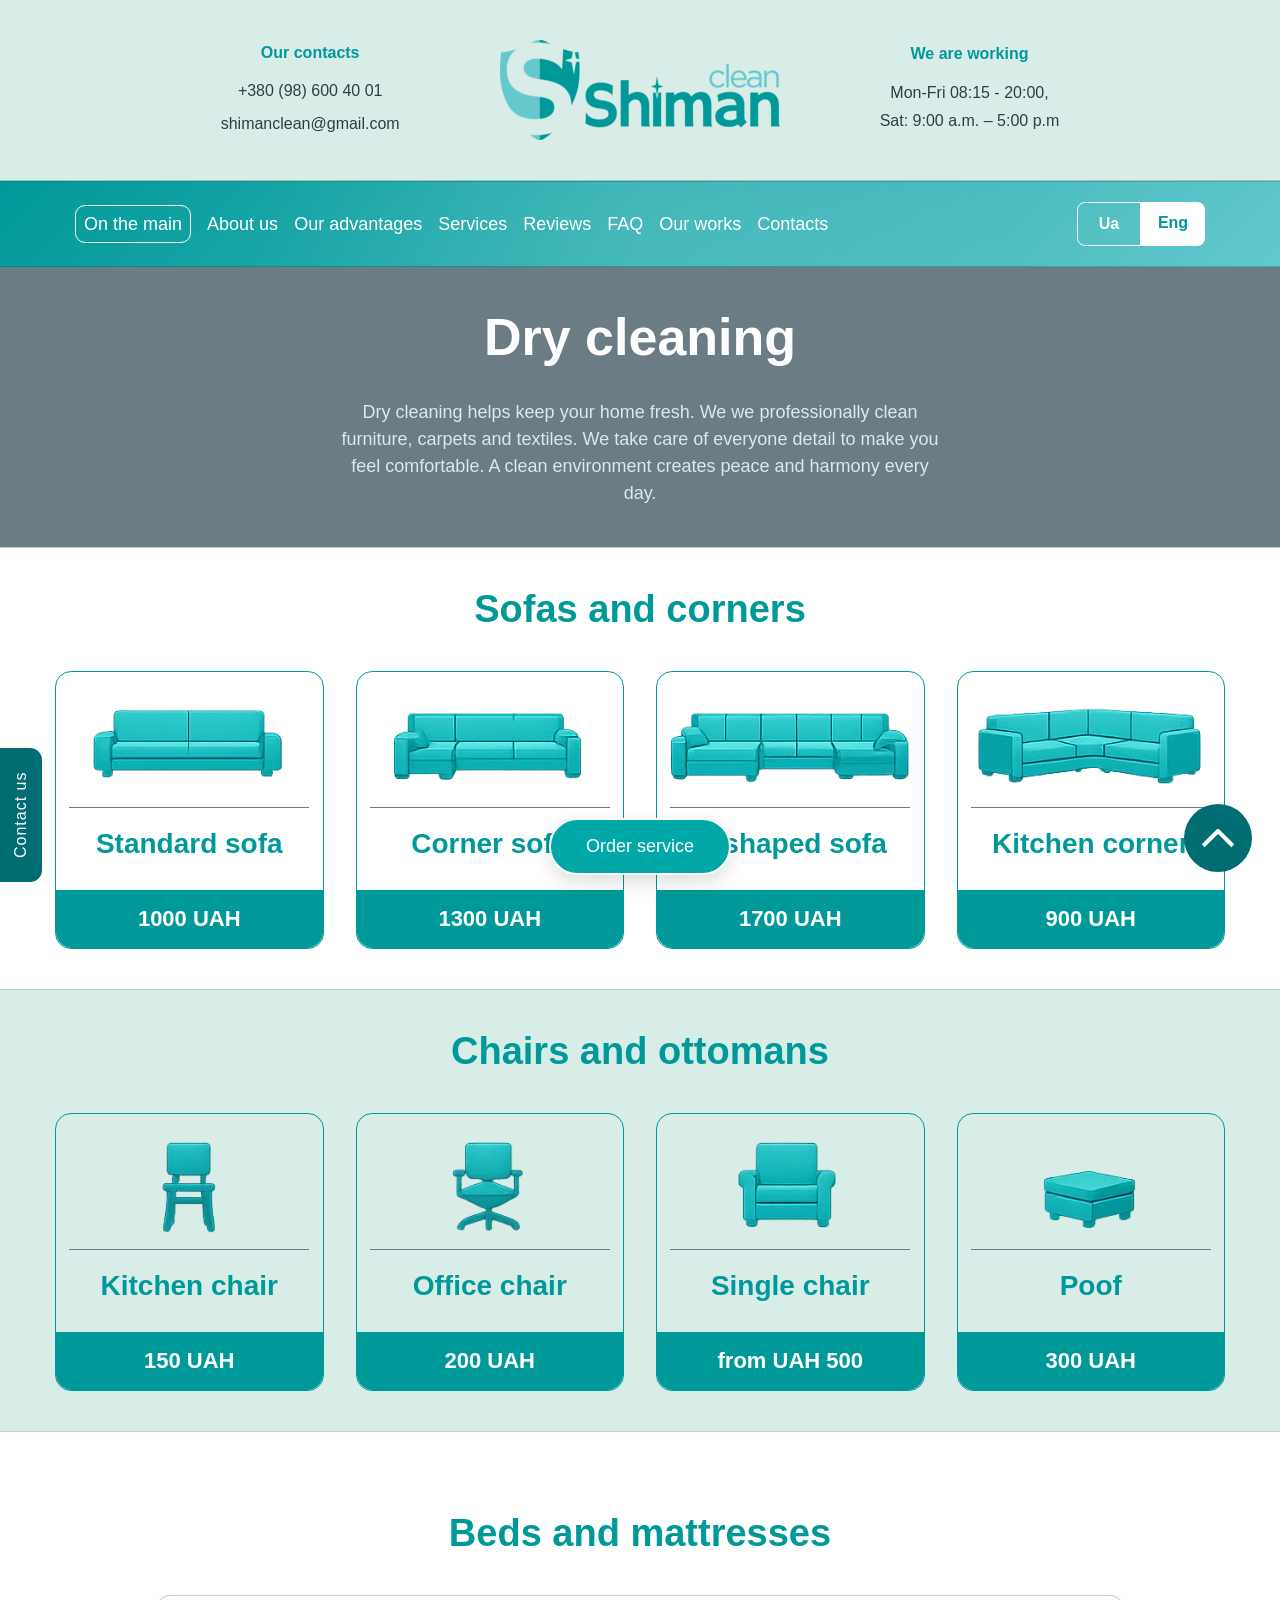
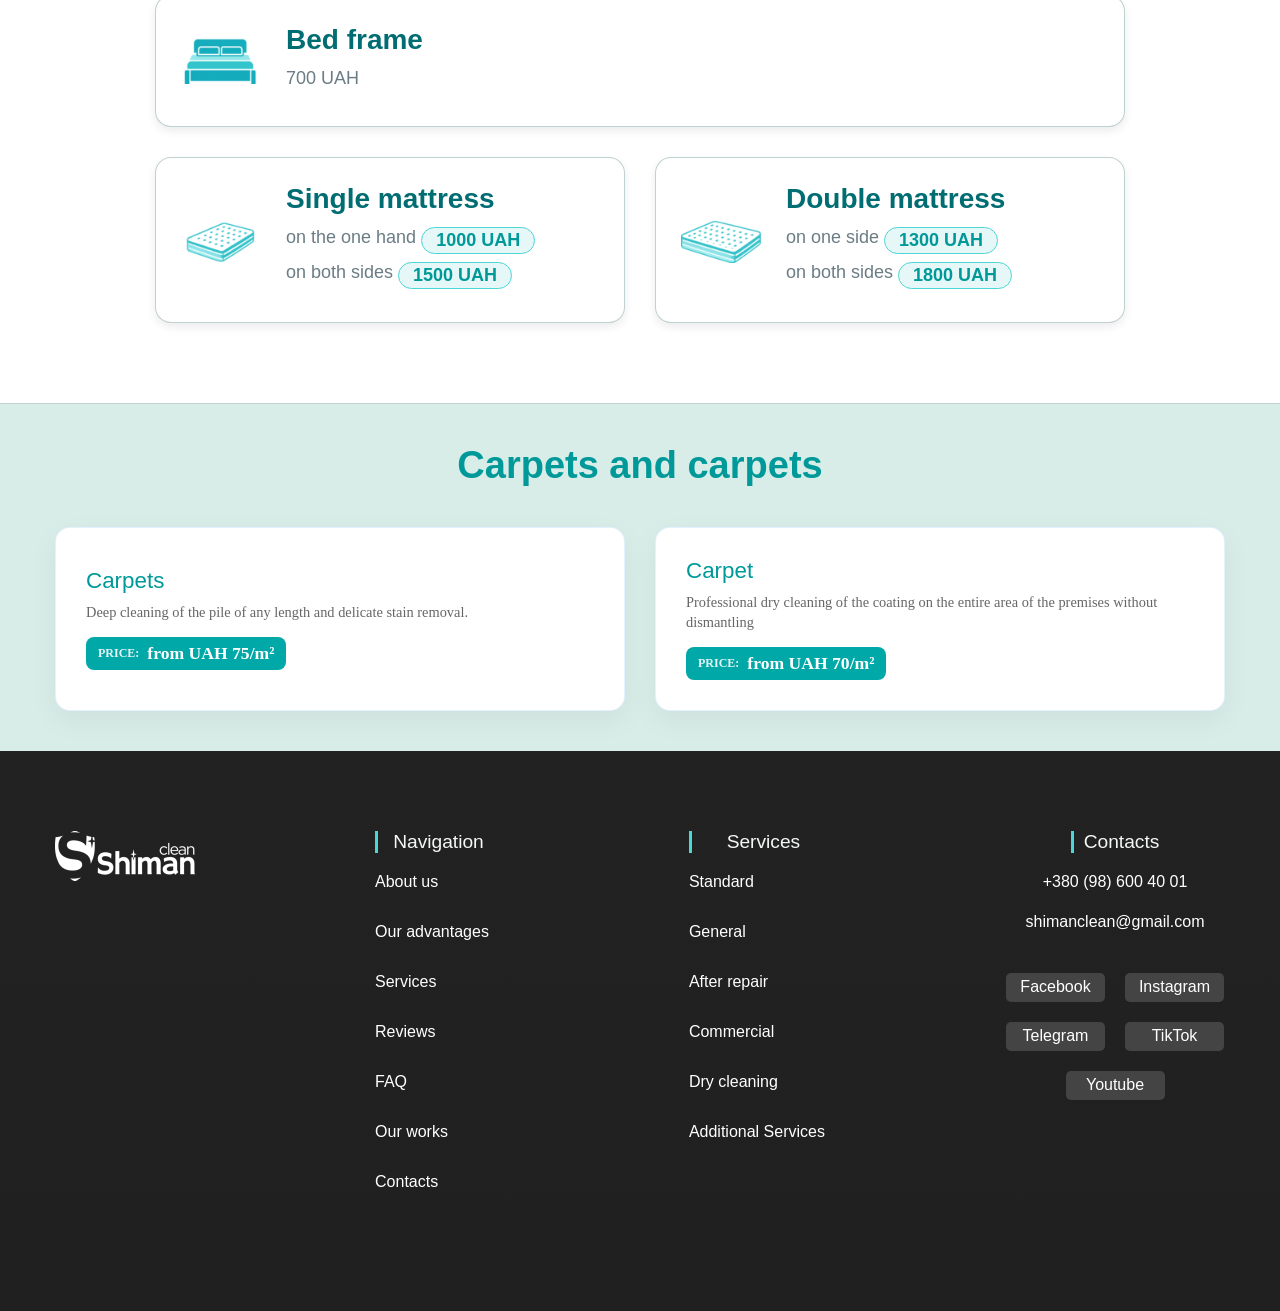
<file: pages/eng-dryCleaner.html>
<!doctype html>
<html lang="en">
  <head>
    <meta charset="UTF-8" />
    <meta name="viewport" content="width=device-width, initial-scale=1.0" />

    <title>Dry cleaning in Lviv | Shiman</title>

    <meta
      name="description"
      content="Professional dry cleaning in Lviv from Shiman. Cleaning of furniture, carpets and textiles with a quality guarantee."
    />

    <meta
      name="keywords"
      content="Dry cleaning Lviv, furniture dry cleaning Lviv, carpet dry cleaning Lviv, Shiman"
    />

    <!-- Canon page -->
    <link
      rel="canonical"
      href="https://shiman.com.ua/chemistry-cleaning.html"
    />

    <!-- Open Graph -->
    <meta property="og:title" content="Dry cleaning in Lviv | Shiman" />
    <meta
      property="og:description"
      content="Shiman — professional dry cleaning of furniture, carpets and textiles in Lviv."
    />
    <meta property="og:type" content="website" />
    <meta
      property="og:url"
      content="https://shiman.com.ua/chemistry-cleaning.html"
    />

<link rel="icon" type="image/png" href="../favicons/favicon-96x96.png" sizes="96x96" />
<link rel="icon" type="image/svg+xml" href="../favicons/favicon.svg" />
<link rel="shortcut icon" href="../favicons/favicon.ico" />
<link rel="apple-touch-icon" sizes="180x180" href="../favicons/apple-touch-icon.png" />
<meta name="apple-mobile-web-app-title" content="Shiman clean" />
<link rel="manifest" href="../favicons/site.webmanifest" />

    <link rel="stylesheet" href="../styles/reset.css" />
    <link rel="stylesheet" href="../styles/general.css" />
    <link rel="stylesheet" href="../styles/service.css" />
  </head>

  <body>
        <header id="header" class="header">
      <div class="header-top-section">
        <div class="container">
          <div class="top-header">
            <div class="header-contact">
              <span class="header-contact-title">Our contacts</span>
              <a href="tel:+380986004001" class="header-tell">+380 (98) 600 40 01</a>
              <a href="mailto:shimanclean@gmail.com" class="header-email"
                >shimanclean@gmail.com</a
              >
            </div>

            <div class="header-logo-wrap">
              <a href="eng-home.html" class="header-logo-link">
                <img
                  src="../images/ShimanCleanLogoDark.png"
                  alt="logo"
                  class="header-logo"
                />
              </a>
            </div>

            <div class="header-work-time-wrap">
              <span class="header-worktime-title">We are working</span>
              <span class="header-work-time">
                Mon-Fri 08:15 - 20:00, <br />
                Sat: 9:00 a.m. – 5:00 p.m
              </span>
            </div>
          </div>
        </div>
      </div>
    </header>
    <div class="header-bottom-section">
      <div class="container">
        <div class="bottom-header">
          <button type="button" class="open-mobile-menu">
            <span class="mobile-menu-line"></span>
            <span class="mobile-menu-line"></span>
            <span class="mobile-menu-line"></span>
          </button>
          <nav class="header-nav">
            <ul class="header-nav-list">
              <li class="header-nav-item">
                <a href="./eng-home.html" class="header-nav-link">
On the main</a>
              </li>
              <li class="header-nav-item">
                <a href="./eng-home.html#about" class="header-nav-link"
                  >About us</a
                >
              </li>
              <li class="header-nav-item">
                <a href="./eng-home.html#advantages" class="header-nav-link"
                  >Our advantages</a
                >
              </li>
              <li class="header-nav-item">
                <a href="./eng-home.html#services" class="header-nav-link"
                  >Services</a
                >
              </li>
              <li class="header-nav-item">
                <a href="./eng-home.html#reviews" class="header-nav-link"
                  >Reviews</a
                >
              </li>
              <li class="header-nav-item">
                <a href="./eng-home.html#asks" class="header-nav-link"
                  >FAQ</a
                >
              </li>
              <li class="header-nav-item">
                <a href="./eng-home.html#ourWorks" class="header-nav-link"
                  >Our works</a
                >
              </li>
              <li class="header-nav-item">
                <a href="./eng-home.html#contacts" class="header-nav-link"
                  >Contacts</a
                >
              </li>
            </ul>
          </nav>
          <div class="lang-switch">
            <a href="ua-dryCleaner.html" class="ukrainian lang">Ua</a>
            <a href="eng-dryCleaner.html" class="english lang-selected">Eng</a>
          </div>
        </div>
      </div>
    </div>

    <main class="main">
      <section class="hero" id="hero">
        <div class="container hero-container">
          <h1 class="hero-title">Dry cleaning</h1>
          <p class="hero-subtitle">
            Dry cleaning helps keep your home fresh. We
            we professionally clean furniture, carpets and textiles. We take care of everyone
            detail to make you feel comfortable. A clean environment creates peace and
            harmony every day.
          </p>
        </div>
      </section>
      <section class="sofas">
        <div class="container">
          <h2 class="section-title">Sofas and corners</h2>
          <div class="sofas-box">
            <div class="sofa-card">
              <img
                src="../images/shiman-sofa-first.png"
                alt="sofa"
                class="sofa-img"
              />
              <div class="sofa-info">
                <h3 class="sofa-title">Standard sofa</h3>
                <h4 class="sofa-price">1000 UAH</h4>
              </div>
            </div>
            <div class="sofa-card">
              <img
                src="../images/shiman-sofa-second.png"
                alt="sofa"
                class="sofa-img"
              />
              <div class="sofa-info">
                <h3 class="sofa-title">Corner sofa</h3>
                <h4 class="sofa-price">1300 UAH</h4>
              </div>
            </div>
            <div class="sofa-card">
              <img
                src="../images/shiman-sofa-third.png"
                alt="sofa"
                class="sofa-img"
              />
              <div class="sofa-info">
                <h3 class="sofa-title">U-shaped sofa</h3>
                <h4 class="sofa-price">1700 UAH</h4>
              </div>
            </div>
            <div class="sofa-card">
              <img
                src="../images/shiman-sofa-fourth.png"
                alt="sofa"
                class="sofa-img"
              />
              <div class="sofa-info">
                <h3 class="sofa-title">Kitchen corner</h3>
                <h4 class="sofa-price">900 UAH</h4>
              </div>
            </div>
          </div>
        </div>
      </section>
      <section class="chairs">
        <div class="container">
          <h2 class="section-title">Chairs and ottomans</h2>
          <div class="chairs-box">
            <div class="chair-card">
              <img
                src="../images/shiman-chair-first.png"
                alt="chair"
                class="chair-img"
              />
              <div class="chair-info">
                <h3 class="chair-title">Kitchen chair</h3>
                <h4 class="chair-price">150 UAH</h4>
              </div>
            </div>
            <div class="chair-card">
              <img
                src="../images/shiman-chair-second.png"
                alt="chair"
                class="chair-img"
              />
              <div class="chair-info">
                <h3 class="chair-title">Office chair</h3>
                <h4 class="chair-price">200 UAH</h4>
              </div>
            </div>
            <div class="chair-card">
              <img
                src="../images/shiman-chair-third.png"
                alt="chair"
                class="chair-img"
              />
              <div class="chair-info">
                <h3 class="chair-title">Single chair</h3>
                <h4 class="chair-price">from UAH 500</h4>
              </div>
            </div>
            <div class="chair-card">
              <img
                src="../images/shiman-chair-fourth.png"
                alt="chair"
                class="chair-img"
              />
              <div class="chair-info">
                <h3 class="chair-title">Poof</h3>
                <h4 class="chair-price">300 UAH</h4>
              </div>
            </div>
          </div>
        </div>
      </section>
      <section class="beds">
        <div class="container">
          <h2 class="section-title">Beds and mattresses</h2>
          <div class="beds-box">
            <div class="bed-price-wrap">
              <img
                src="../images/shiman-bed-icon.png"
                alt="Bed"
                class="bed-price-img"
              />
              <div class="bed-price-content">
                <h3 class="bed-price-title">Bed frame</h3>
                <h4 class="bed-price">700 UAH</h4>
              </div>
            </div>
            <div class="mattress-wrap">
              <div class="bed-price-wrap">
                <img
                  src="../images/shiman-mattress-first.png"
                  alt="Bed"
                  class="bed-price-img"
                />
                <div class="bed-price-content">
                  <h3 class="bed-price-title">Single mattress</h3>
                  <h4 class="bed-price">
                    on the one hand <span class="bed-price-deco">1000 UAH</span>
                  </h4>
                  <h4 class="bed-price">
                    on both sides <span class="bed-price-deco">1500 UAH</span>
                  </h4>
                </div>
              </div>
              <div class="bed-price-wrap">
                <img
                  src="../images/shiman-mattress-second.png"
                  alt="Bed"
                  class="bed-price-img"
                />
                <div class="bed-price-content">
                  <h3 class="bed-price-title">Double mattress</h3>
                  <h4 class="bed-price">
                    on one side <span class="bed-price-deco">1300 UAH</span>
                  </h4>
                  <h4 class="bed-price">
                    on both sides <span class="bed-price-deco">1800 UAH</span>
                  </h4>
                </div>
              </div>
            </div>
          </div>
        </div>
      </section>
      <section class="carpets">
        <div class="container">
          <h2 class="section-title">Carpets and carpets</h2>
          <div class="carpets-box">
            <div class="carpet-card">
              <div class="carpet-info">
                <h3 class="carpet-title">Carpets</h3>
                <p class="carpet-descr">
                  Deep cleaning of the pile of any length and delicate
                  stain removal.
                </p>
                <div class="carpet-price-tag">
                  <span class="price-label">Price:</span>
                  <span class="price-value">from UAH 75/m²</span>
                </div>
              </div>
            </div>

            <div class="carpet-card">
              <div class="carpet-info">
                <h3 class="carpet-title">Carpet</h3>
                <p class="carpet-descr">
                  Professional dry cleaning of the coating on the entire area of the premises without
                  dismantling
                </p>
                <div class="carpet-price-tag">
                  <span class="price-label">Price:</span>
                  <span class="price-value">from UAH 70/m²</span>
                </div>
              </div>
            </div>
          </div>
        </div>
      </section>
    </main>

     <footer class="footer" id="contacts">
      <div class="container footer-container">
        <div class="footer-logo-wrap">
          <a href="index.html" class="footer-logo-link">
            <img
              src="../images/ShimanCleanLogoLight.png"
              alt="logo"
              class="footer-logo"
            />
          </a>
        </div>
        <div class="footer-content-wrap">
          <div class="footer-nav">
            <h2 class="footer-nav-title">Navigation</h2>
            <ul class="footer-nav-list">
              <li class="footer-nav-item">
                <a href="./eng-home.html#about" class="footer-nav-link"
                  >About us</a
                >
              </li>
              <li class="footer-nav-item">
                <a href="./eng-home.html#advantages" class="footer-nav-link"
                  >Our advantages</a
                >
              </li>
              <li class="footer-nav-item">
                <a href="./eng-home.html#services" class="footer-nav-link"
                  >Services</a
                >
              </li>
              <li class="footer-nav-item">
                <a href="./eng-home.html#reviews" class="footer-nav-link"
                  >Reviews</a
                >
              </li>
              <li class="footer-nav-item">
                <a href="./eng-home.html#asks" class="footer-nav-link"
                  >FAQ</a
                >
              </li>
              <li class="footer-nav-item">
                <a href="./eng-home.html#ourWorks" class="footer-nav-link"
                  >Our works</a
                >
              </li>
              <li class="footer-nav-item">
                <a href="./eng-home.html#contacts" class="footer-nav-link"
                  >Contacts</a
                >
              </li>
            </ul>
          </div>
          <div class="footer-services">
            <h2 class="footer-services-title">Services</h2>

            <ul class="footer-services-list">
              <li class="footer-services-item">
                <a href="./eng-standart.html" class="footer-services-link"
                  >Standard</a
                >
              </li>
              <li class="footer-services-item">
                <a href="./eng-general.html" class="footer-services-link"
                  >General</a
                >
              </li>
              <li class="footer-services-item">
                <a href="./eng-afterRepair.html" class="footer-services-link"
                  >After repair</a
                >
              </li>
              <li class="footer-services-item">
                <a href="./eng-commercialCleaning.html" class="footer-services-link">Commercial</a>
              </li>
              <li class="footer-services-item">
                <a href="./eng-dryCleaner.html" class="footer-services-link"
                  >Dry cleaning</a
                >
              </li>
              <li class="footer-services-item">
                <a href="./eng-additionalServices.html" class="footer-services-link">Additional Services</a>
              </li>
            </ul>
          </div>
        </div>
        <div class="footer-contacts">
          <h2 class="footer-contacts-title">Contacts</h2>
          <a href="tel:+380986004001" class="footer-tell">+380 (98) 600 40 01</a>
          <a href="mailto:shimanclean@gmail.com" class="footer-email"
            >shimanclean@gmail.com</a
          >
          <div class="footer-socials">
            <a href="https://facebook.com/yourpage" class="footer-social-link"
              >Facebook</a
            >
            <a href="https://www.instagram.com/shiman_clean?igsh=MW1xZmp2YWpkbTUxaA%3D%3D&utm_source=qr" class="footer-social-link"
              >Instagram</a
            >
            <a href="https://t.me/ShimanClean" class="footer-social-link"
              >Telegram</a
            >
            <a href="https://www.tiktok.com/@shimancleann?is_from_webapp=1" class="footer-social-link"
              >TikTok</a
            >
            <a href="#" class="footer-social-link"
              >Youtube</a
            >
          </div>
        </div>
      </div>
    </footer>

    <a href="#order-form" class="floating-order-btn">      
      <span class="btn-text">Order service</span>
    </a>

    <div class="mobile-menu">
      <div class="mobile-menu-contact">
        <span class="mobile-menu-contact-title">Our contacts</span>
        <a href="tel:+380986004001" class="mobile-menu-tell">+380 (98) 600 40 01</a>
        <a href="mailto:shimanclean@gmail.com" class="mobile-menu-email">
          shimanclean@gmail.com</a
        >
      </div>
      <div class="mobile-menu-work-time-wrap">
        <span class="mobile-menu-worktime-title">We are working</span>
        <span class="mobile-menu-work-time">
          Mon-Fri 08:15 - 20:00, <br />
          Sat: 9:00 a.m. – 5:00 p.m
        </span>
      </div>

      <ul class="mobile-menu-nav-list">
        <li class="mobile-menu-nav-item">
          <a href="./eng-home.html#about" class="mobile-menu-nav-link">About Us</a>
        </li>
        <li class="mobile-menu-nav-item">
          <a href="./eng-home.html#advantages" class="mobile-menu-nav-link"
            >Our advantages</a
          >
        </li>
        <li class="mobile-menu-nav-item">
          <a href="./eng-home.html#services" class="mobile-menu-nav-link"
            >Services</a
          >
        </li>
        <li class="mobile-menu-nav-item">
          <a href="./eng-home.html#reviews" class="mobile-menu-nav-link"
            >Reviews</a
          >
        </li>
        <li class="mobile-menu-nav-item">
          <a href="./eng-home.html#asks" class="mobile-menu-nav-link"
            >FAQ</a
          >
        </li>
        <li class="mobile-menu-nav-item">
          <a href="./eng-home.html#ourWorks" class="mobile-menu-nav-link"
            >Our works</a
          >
        </li>
        <li class="mobile-menu-nav-item">
          <a href="./eng-home.html#contacts" class="mobile-menu-nav-link"
            >Contacts</a
          >
        </li>
      </ul>
      <div class="mobile-menu-socials">
        <a href="https://facebook.com/yourpage" class="mobile-menu-social-link"
          >Facebook</a
        >
        <a href="https://www.instagram.com/shiman_clean?igsh=MW1xZmp2YWpkbTUxaA%3D%3D&utm_source=qr" class="mobile-menu-social-link"
          >Instagram</a
        >
        <a href="https://t.me/ShimanClean" class="mobile-menu-social-link"
          >Telegram</a
        >
        <a href="https://www.tiktok.com/@shimancleann?is_from_webapp=1" class="mobile-menu-social-link"
          >TikTok</a
        >
        <a href="#" class="mobile-menu-social-link"
          >Youtube</a
        >
      </div>

      <div class="mobile-menu-exit-btns">
        <a href="../index.html" class="on-the-main">On the main</a>
        <button type="button" class="close-mobile-menu">Close</button>
      </div>
    </div>

    <button type="button" class="onTop">
      <span class="onTop-line"></span>
      <span class="onTop-line"></span>
    </button>

<button class="contact-btn" type="button">Contact us</button>

    <div class="contact-backdrop">
      <div class="contact-modal">
        <button class="close-contact-modal" type="button">
          <span class="close-line"></span>
          <span class="close-line"></span>
        </button>
        <div class="contact-wrap">
          <h3 class="contact-title">Email us:</h3>
          <a href="mailto:shimanclean@gmail.com" class="contact-email"
            >shimanclean@gmail.com</a
          >
        </div>
        <div class="contact-wrap">
          <h3 class="contact-title">Call us:</h3>
          <a href="tel:+380986004001" class="contact-tell">+380 (98) 600 40 01</a>
        </div>
        <div class="contact-wrap">
          <h3 class="contact-title">Order a call:</h3>
          <a href="#" class="contact-order-tell">Order</a>
        </div>
      </div>
    </div>

    <script type="module" src="../scripts/services.js"></script>
  </body>
</html>
</file>
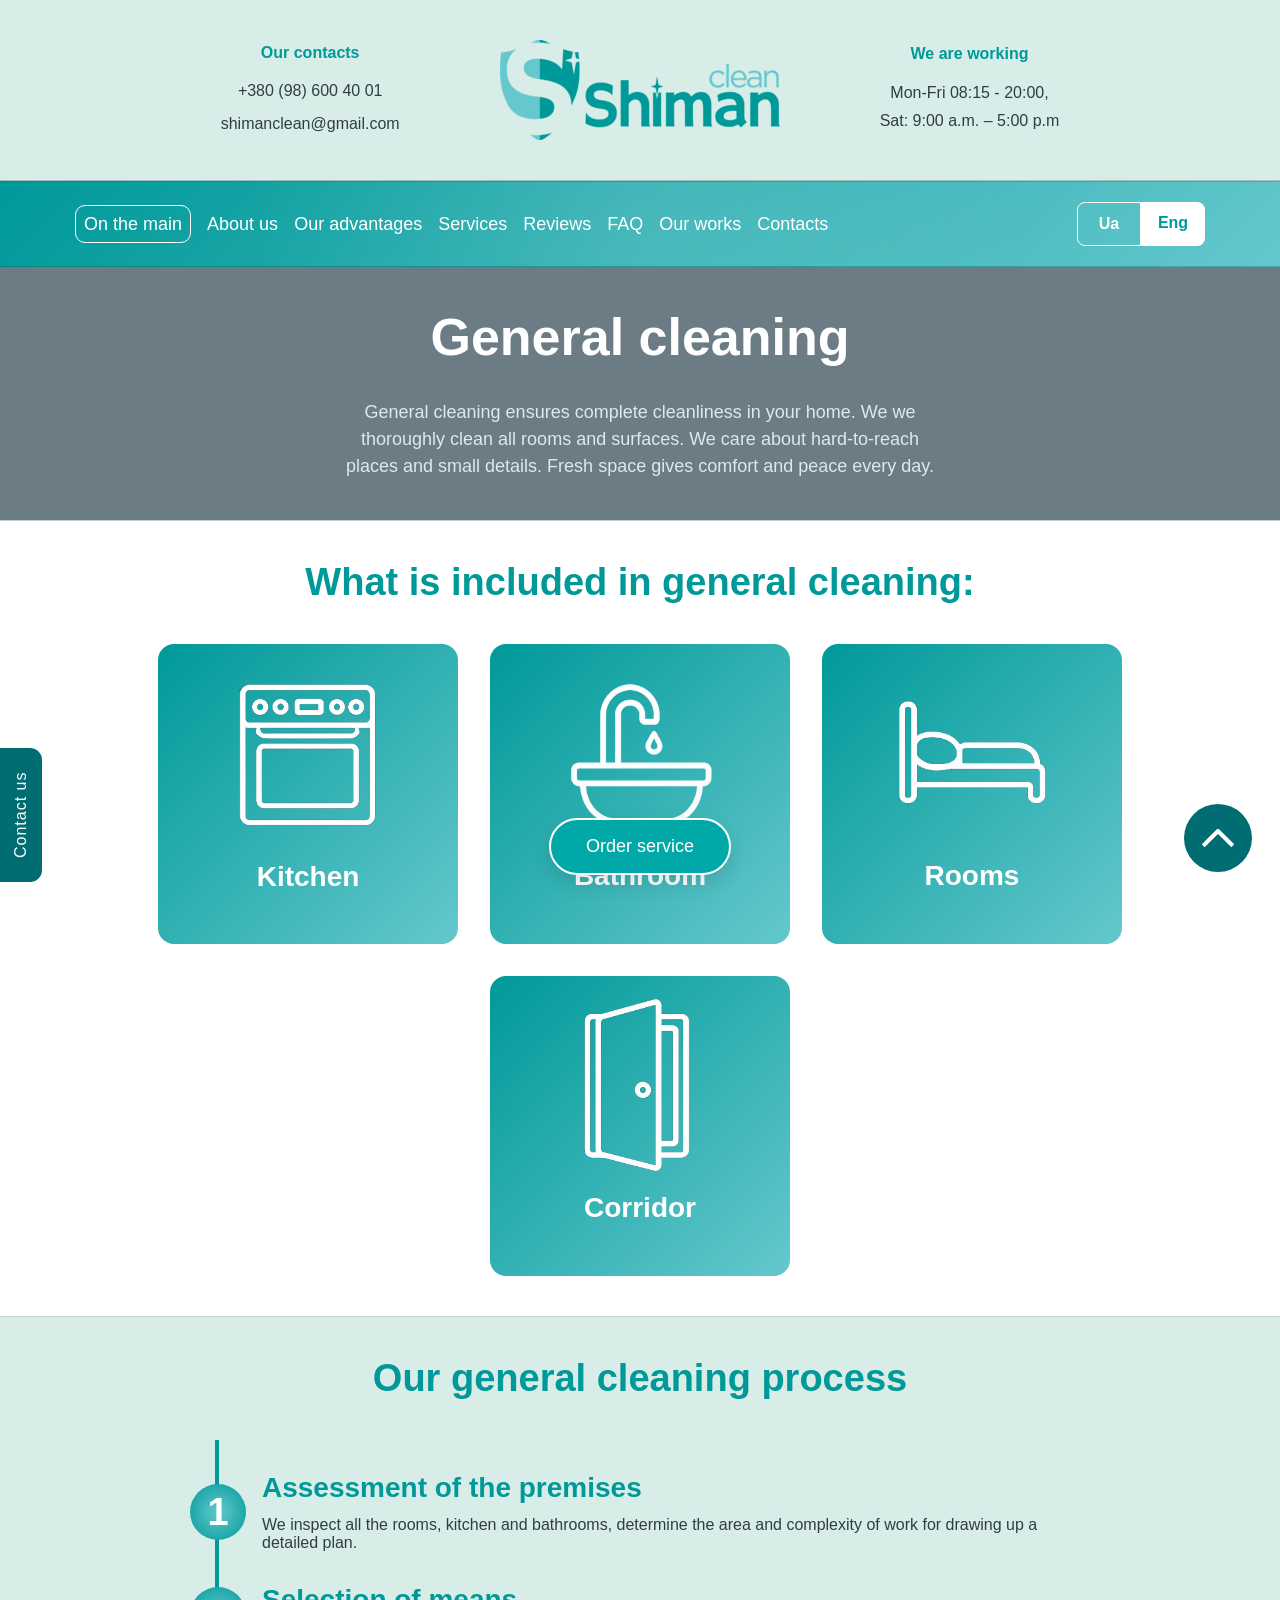
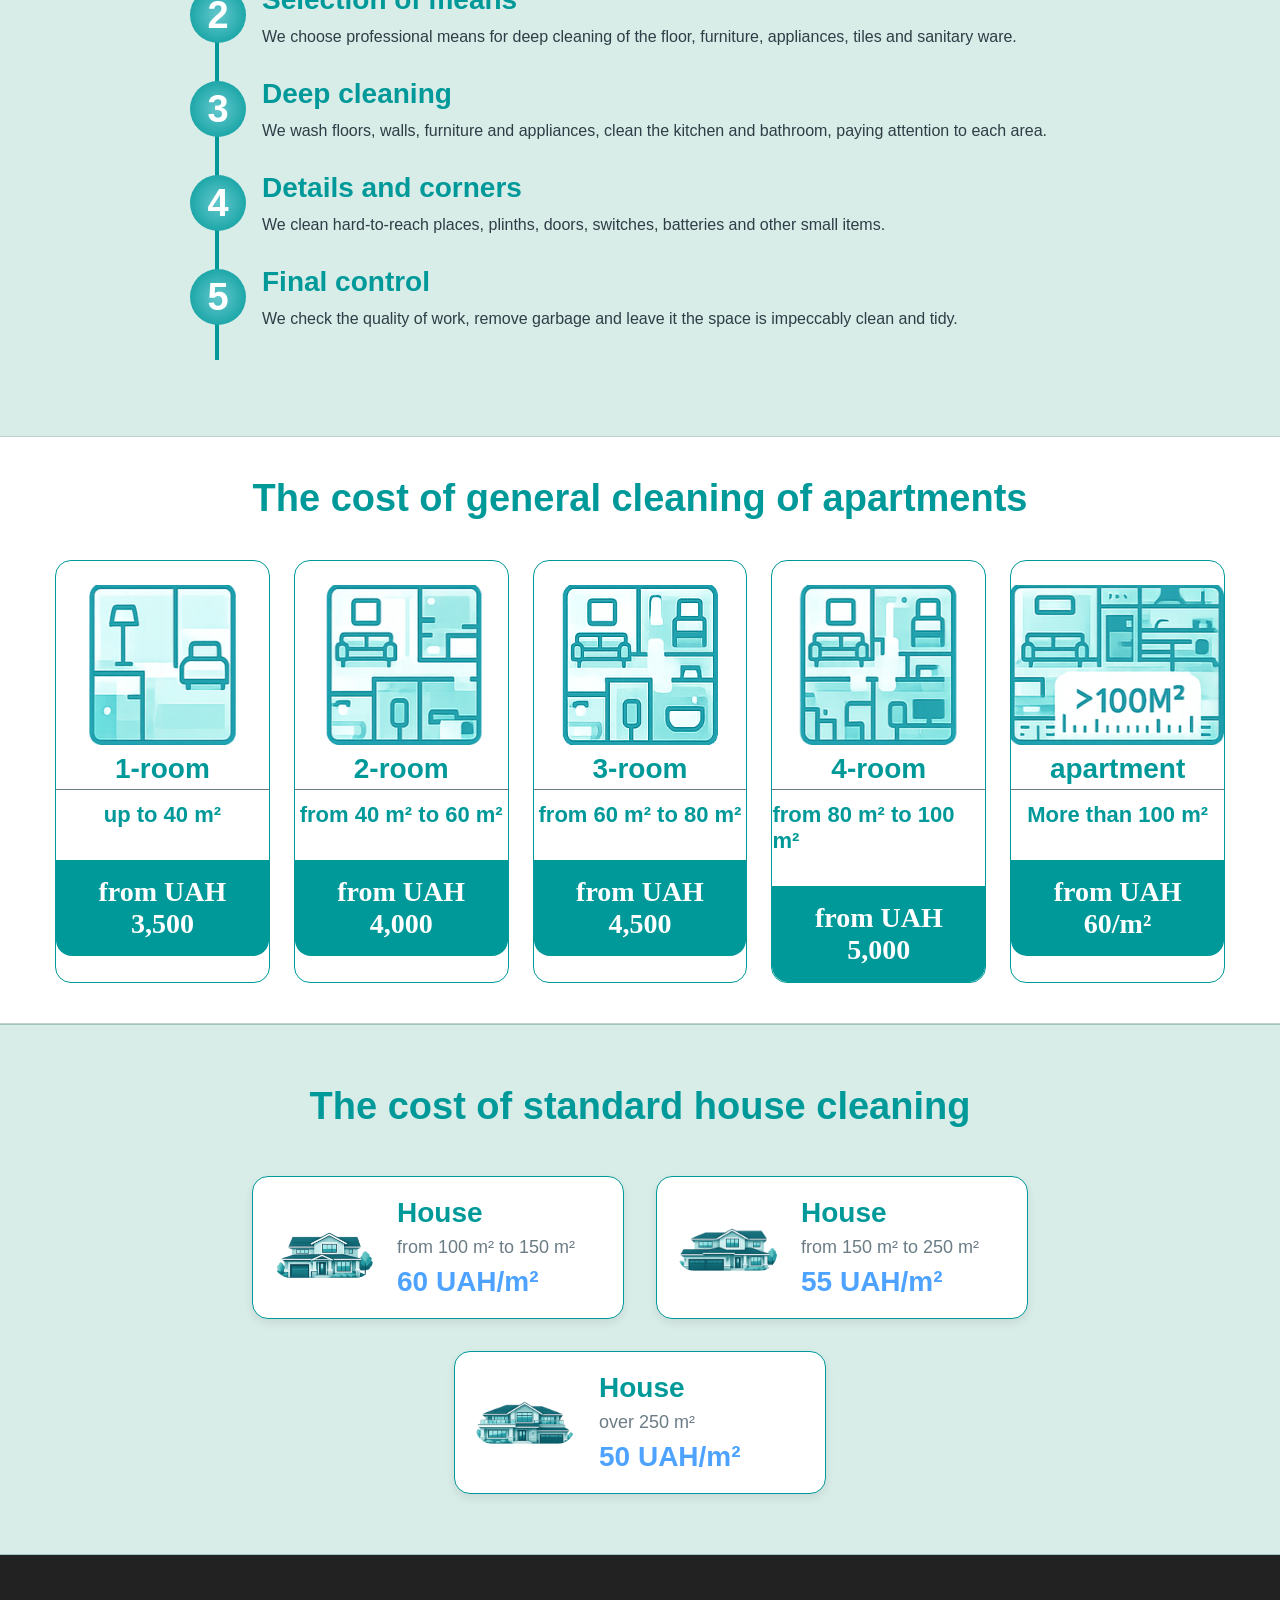
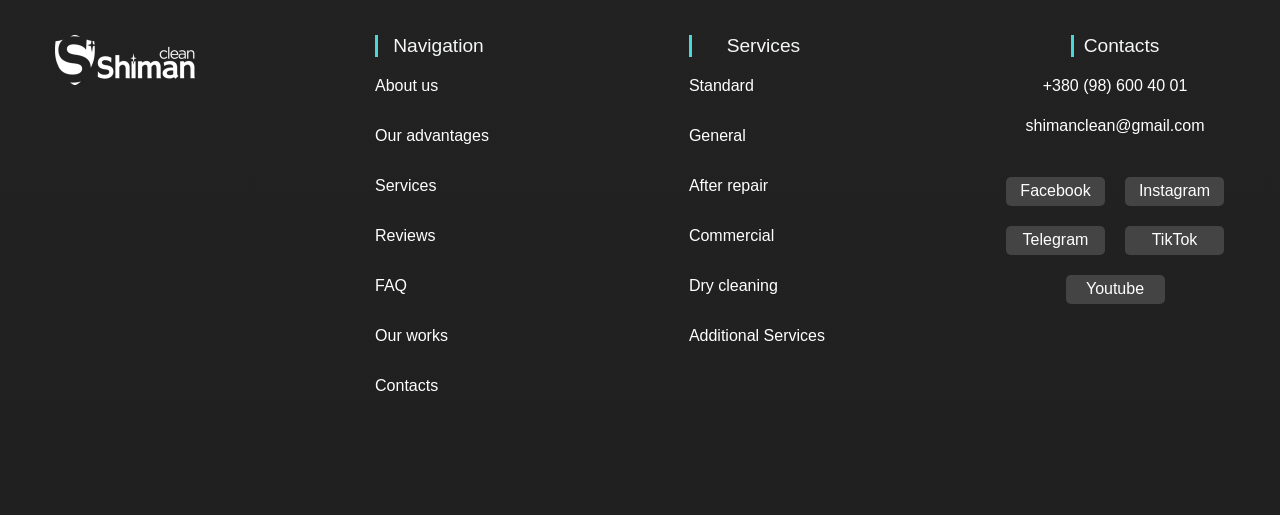
<file: pages/eng-general.html>
<!doctype html>
<html lang="en">
  <head>
    <meta charset="UTF-8" />
    <meta name="viewport" content="width=device-width, initial-scale=1.0" />

    <title>General cleaning in Lviv | Shiman</title>

    <meta
      name="description"
      content="General cleaning in Lviv from Shiman. Fast and high-quality cleaning of apartments and offices."
    />

    <meta
      name="keywords"
      content="general cleaning Lviv, Shiman cleaning, apartment cleaning Lviv"
    />

    <!-- Canon page -->
    <link rel="canonical" href="https://shiman.com.ua/standard-cleaning.html" />

    <!-- Open Graph -->
    <meta property="og:title" content="General Cleaning | Shiman" />
    <meta
      property="og:description"
      content="Professional general cleaning of apartments and houses in Lviv."
    />
    <meta property="og:type" content="website" />

<link rel="icon" type="image/png" href="../favicons/favicon-96x96.png" sizes="96x96" />
<link rel="icon" type="image/svg+xml" href="../favicons/favicon.svg" />
<link rel="shortcut icon" href="../favicons/favicon.ico" />
<link rel="apple-touch-icon" sizes="180x180" href="../favicons/apple-touch-icon.png" />
<meta name="apple-mobile-web-app-title" content="Shiman clean" />
<link rel="manifest" href="../favicons/site.webmanifest" />

    <link rel="stylesheet" href="../styles/reset.css" />
    <link rel="stylesheet" href="../styles/general.css" />
    <link rel="stylesheet" href="../styles/service.css" />
  </head>

  <body>
    <header id="header" class="header">
      <div class="header-top-section">
        <div class="container">
          <div class="top-header">
            <div class="header-contact">
              <span class="header-contact-title">Our contacts</span>
              <a href="tel:+380986004001" class="header-tell">+380 (98) 600 40 01</a>
              <a href="mailto:shimanclean@gmail.com" class="header-email"
                >shimanclean@gmail.com</a
              >
            </div>

            <div class="header-logo-wrap">
              <a href="eng-home.html" class="header-logo-link">
                <img
                  src="../images/ShimanCleanLogoDark.png"
                  alt="logo"
                  class="header-logo"
                />
              </a>
            </div>

            <div class="header-work-time-wrap">
              <span class="header-worktime-title">We are working</span>
              <span class="header-work-time">
                Mon-Fri 08:15 - 20:00, <br />
                Sat: 9:00 a.m. – 5:00 p.m
              </span>
            </div>
          </div>
        </div>
      </div>
    </header>
    <div class="header-bottom-section">
      <div class="container">
        <div class="bottom-header">
          <button type="button" class="open-mobile-menu">
            <span class="mobile-menu-line"></span>
            <span class="mobile-menu-line"></span>
            <span class="mobile-menu-line"></span>
          </button>
          <nav class="header-nav">
            <ul class="header-nav-list">
              <li class="header-nav-item">
                <a href="./eng-home.html" class="header-nav-link">
On the main</a>
              </li>
              <li class="header-nav-item">
                <a href="./eng-home.html#about" class="header-nav-link"
                  >About us</a
                >
              </li>
              <li class="header-nav-item">
                <a href="./eng-home.html#advantages" class="header-nav-link"
                  >Our advantages</a
                >
              </li>
              <li class="header-nav-item">
                <a href="./eng-home.html#services" class="header-nav-link"
                  >Services</a
                >
              </li>
              <li class="header-nav-item">
                <a href="./eng-home.html#reviews" class="header-nav-link"
                  >Reviews</a
                >
              </li>
              <li class="header-nav-item">
                <a href="./eng-home.html#asks" class="header-nav-link"
                  >FAQ</a
                >
              </li>
              <li class="header-nav-item">
                <a href="./eng-home.html#ourWorks" class="header-nav-link"
                  >Our works</a
                >
              </li>
              <li class="header-nav-item">
                <a href="./eng-home.html#contacts" class="header-nav-link"
                  >Contacts</a
                >
              </li>
            </ul>
          </nav>
          <div class="lang-switch">
            <a href="ua-general.html" class="ukrainian lang">Ua</a>
            <a href="eng-general.html" class="english lang-selected">Eng</a>
          </div>
        </div>
      </div>
    </div>

    <main class="main">
      <section class="hero" id="hero">
        <div class="container hero-container">
          <h1 class="hero-title">General cleaning</h1>
          <p class="hero-subtitle">
            General cleaning ensures complete cleanliness in your home. We
            we thoroughly clean all rooms and surfaces. We care about
            hard-to-reach places and small details. Fresh space gives comfort and
            peace every day.
          </p>
        </div>
      </section>

      <section class="includes">
        <div class="container">
          <h2 class="section-title">What is included in general cleaning:</h2>

          <ul class="includes-list">
            <li class="includes-item">
              <div class="includes-content-front">
                <img
                  src="../images/oven.png"
                  alt="Kitchen"
                  class="includes-img"
                />
                <h3 class="includes-title">Kitchen</h3>
                <button class="includes-open" type="button">Open</button>
              </div>
              <div class="includes-content-back">
                <ul class="includes-content-list">
                  <li class="includes-content-item">
                    Degreasing of countertops, facades and tiles
                  </li>
                  <li class="includes-content-item">
                    Washing the stove, oven and appliances outside and inside
                  </li>
                  <li class="includes-content-item">
                    Cleaning and polishing of sink, tap, hood
                  </li>
                  <li class="includes-content-item">
                    Washing the outside of lockers, wiping handles and parts
                  </li>
                  <li class="includes-content-item">
                    Disinfection of the place for garbage, removal of the package
                  </li>
                </ul>
              </div>
            </li>

            <li class="includes-item">
              <div class="includes-content-front">
                <img
                  src="../images/sink.png"
                  alt="Bathroom"
                  class="includes-img"
                />
                <h3 class="includes-title">Bathroom</h3>
                <button class="includes-open" type="button">Open</button>
              </div>
              <div class="includes-content-back">
                <ul class="includes-content-list">
                  <li class="includes-content-item">
                    Washing the toilet, bath/shower, tiles
                  </li>
                  <li class="includes-content-item">
                    Cleaning the sink, mirrors and chrome parts
                  </li>
                  <li class="includes-content-item">
                    Disinfection of seams and hard-to-reach places
                  </li>
                  <li class="includes-content-item">
                    Garbage removal, bag replacement
                  </li>
                </ul>
              </div>
            </li>

            <li class="includes-item">
              <div class="includes-content-front">
                <img
                  src="../images/bed.png"
                  alt="Rooms"
                  class="includes-img"
                />
                <h3 class="includes-title">Rooms</h3>
                <button class="includes-open" type="button">Open</button>
              </div>
              <div class="includes-content-back">
                <ul class="includes-content-list">
                  <li class="includes-content-item">
                    Dust removal from furniture, shelves, appliances
                  </li>
                  <li class="includes-content-item">
                    Wiping windowsills, batteries, doors, switches
                  </li>
                  <li class="includes-content-item">
                    Washing mirrors, glass and lighting devices
                  </li>
                  <li class="includes-content-item">Cob removal</li>
                </ul>
              </div>
            </li>

            <li class="includes-item">
              <div class="includes-content-front">
                <img
                  src="../images/dor.png"
                  alt="Corridor"
                  class="includes-img"
                />
                <h3 class="includes-title">Corridor</h3>
                <button class="includes-open" type="button">Open</button>
              </div>
              <div class="includes-content-back">
                <ul class="includes-content-list">
                  <li class="includes-content-item">Vacuum and carpet cleaning</li>
                  <li class="includes-content-item">
                    Washing the floor and plinths
                  </li>
                  <li class="includes-content-item">
                    Wiping doors, switches, sockets
                  </li>
                  <li class="includes-content-item">
                    Cleaning of mirrors and decorative elements
                  </li>
                </ul>
              </div>
            </li>
          </ul>
        </div>
      </section>

      <section class="process">
        <div class="container">
          <h2 class="section-title">Our general cleaning process</h2>
          <div class="timeline-horizontal">
            <div class="timeline"></div>

            <div class="step">
              <div class="circle">1</div>
              <div class="step-content">
                <h3 class="step-title">Assessment of the premises</h3>
                <p class="step-describe">
                  We inspect all the rooms, kitchen and bathrooms, determine the area and
                  complexity of work for drawing up a detailed plan.
                </p>
              </div>
            </div>

            <div class="step">
              <div class="circle">2</div>
              <div class="step-content">
                <h3 class="step-title">Selection of means</h3>
                <p class="step-describe">
                  We choose professional means for deep cleaning of the floor,
                  furniture, appliances, tiles and sanitary ware.
                </p>
              </div>
            </div>

            <div class="step">
              <div class="circle">3</div>
              <div class="step-content">
                <h3 class="step-title">Deep cleaning</h3>
                <p class="step-describe">
                  We wash floors, walls, furniture and appliances, clean the kitchen and
                  bathroom, paying attention to each area.
                </p>
              </div>
            </div>

            <div class="step">
              <div class="circle">4</div>
              <div class="step-content">
                <h3 class="step-title">Details and corners</h3>
                <p class="step-describe">
                  We clean hard-to-reach places, plinths, doors, switches,
                  batteries and other small items.
                </p>
              </div>
            </div>

            <div class="step">
              <div class="circle">5</div>
              <div class="step-content">
                <h3 class="step-title">Final control</h3>
                <p class="step-describe">
                  We check the quality of work, remove garbage and leave it
                  the space is impeccably clean and tidy.
                </p>
              </div>
            </div>
          </div>
        </div>
      </section>

      <section class="flat">
        <div class="container">
          <h2 class="section-title">
            The cost of general cleaning of apartments
          </h2>
          <div class="flat-cards">
            <div class="flat-card">
              <img
                src="../images/shimanOneRoom.png"
                alt="1-room"
                class="flat-img"
              />
              <h3 class="flat-title">1-room</h3>
              <h4 class="flat-area">up to 40 m²</h4>

              <h3 class="flat-price">from UAH 3,500</h3>
            </div>
            <div class="flat-card">
              <img
                src="../images/shimanTwoRooms.png"
                alt="2-room"
                class="flat-img"
              />
              <h3 class="flat-title">2-room</h3>
              <h4 class="flat-area">from 40 m² to 60 m²</h4>

              <h3 class="flat-price">from UAH 4,000</h3>
            </div>
            <div class="flat-card">
              <img
                src="../images/shimanThreeRooms.png"
                alt="3-room"
                class="flat-img"
              />
              <h3 class="flat-title">3-room</h3>
              <h4 class="flat-area">from 60 m² to 80 m²</h4>

              <h3 class="flat-price">from UAH 4,500</h3>
            </div>
            <div class="flat-card">
              <img
                src="../images/shimanFourRooms.png"
                alt="4-room"
                class="flat-img"
              />
              <h3 class="flat-title">4-room</h3>
              <h4 class="flat-area">from 80 m² to 100 m²</h4>

              <h3 class="flat-price">from UAH 5,000</h3>
            </div>
            <div class="flat-card">
              <img
                src="../images/shimanBigFlat.png"
                alt="More than 100 m²"
                class="flat-img"
              />
              <h3 class="flat-title">apartment</h3>
              <h4 class="flat-area">More than 100 m²</h4>

              <h3 class="flat-price">from UAH 60/m²</h3>
            </div>
          </div>
        </div>
      </section>

      <section class="house">
        <div class="container">
          <h2 class="section-title">
            The cost of standard house cleaning
          </h2>
          <div class="house-cards">            
            <div class="house-card">
              <img src="../images/shiman-house-small.png" alt="small house" class="house-img">
              <div class="house-info">
              <h3 class="house-title">House</h3>
              <h4 class="house-area">from 100 m² to 150 m²</h4>

              <h3 class="house-price">60 UAH/m²</h3>
              </div>
            </div>
            <div class="house-card">
              <img src="../images/shiman-house-medium.png" alt="medium house" class="house-img">
              <div class="house-info">
              <h3 class="house-title">House</h3>
              <h4 class="house-area">from 150 m² to 250 m²</h4>

              <h3 class="house-price">55 UAH/m²</h3>
              </div>
            </div>
            <div class="house-card">
              <img src="../images/shiman-house-big.png" alt="big house" class="house-img">
                <div class="house-info">
              <h3 class="house-title">House</h3>
              <h4 class="house-area">over 250 m²</h4>

              <h3 class="house-price">50 UAH/m²</h3>
              </div>
            </div>           
          </div>
        </div>
      </section>
    </main>

     <footer class="footer" id="contacts">
      <div class="container footer-container">
        <div class="footer-logo-wrap">
          <a href="index.html" class="footer-logo-link">
            <img
              src="../images/ShimanCleanLogoLight.png"
              alt="logo"
              class="footer-logo"
            />
          </a>
        </div>
        <div class="footer-content-wrap">
          <div class="footer-nav">
            <h2 class="footer-nav-title">Navigation</h2>
            <ul class="footer-nav-list">
              <li class="footer-nav-item">
                <a href="./eng-home.html#about" class="footer-nav-link"
                  >About us</a
                >
              </li>
              <li class="footer-nav-item">
                <a href="./eng-home.html#advantages" class="footer-nav-link"
                  >Our advantages</a
                >
              </li>
              <li class="footer-nav-item">
                <a href="./eng-home.html#services" class="footer-nav-link"
                  >Services</a
                >
              </li>
              <li class="footer-nav-item">
                <a href="./eng-home.html#reviews" class="footer-nav-link"
                  >Reviews</a
                >
              </li>
              <li class="footer-nav-item">
                <a href="./eng-home.html#asks" class="footer-nav-link"
                  >FAQ</a
                >
              </li>
              <li class="footer-nav-item">
                <a href="./eng-home.html#ourWorks" class="footer-nav-link"
                  >Our works</a
                >
              </li>
              <li class="footer-nav-item">
                <a href="./eng-home.html#contacts" class="footer-nav-link"
                  >Contacts</a
                >
              </li>
            </ul>
          </div>
          <div class="footer-services">
            <h2 class="footer-services-title">Services</h2>

            <ul class="footer-services-list">
              <li class="footer-services-item">
                <a href="./eng-standart.html" class="footer-services-link"
                  >Standard</a
                >
              </li>
              <li class="footer-services-item">
                <a href="./eng-general.html" class="footer-services-link"
                  >General</a
                >
              </li>
              <li class="footer-services-item">
                <a href="./eng-afterRepair.html" class="footer-services-link"
                  >After repair</a
                >
              </li>
              <li class="footer-services-item">
                <a href="./eng-commercialCleaning.html" class="footer-services-link">Commercial</a>
              </li>
              <li class="footer-services-item">
                <a href="./eng-dryCleaner.html" class="footer-services-link"
                  >Dry cleaning</a
                >
              </li>
              <li class="footer-services-item">
                <a href="./eng-additionalServices.html" class="footer-services-link">Additional Services</a>
              </li>
            </ul>
          </div>
        </div>
        <div class="footer-contacts">
          <h2 class="footer-contacts-title">Contacts</h2>
          <a href="tel:+380986004001" class="footer-tell">+380 (98) 600 40 01</a>
          <a href="mailto:shimanclean@gmail.com" class="footer-email"
            >shimanclean@gmail.com</a
          >
          <div class="footer-socials">
            <a href="https://facebook.com/yourpage" class="footer-social-link"
              >Facebook</a
            >
            <a href="https://www.instagram.com/shiman_clean?igsh=MW1xZmp2YWpkbTUxaA%3D%3D&utm_source=qr" class="footer-social-link"
              >Instagram</a
            >
            <a href="https://t.me/ShimanClean" class="footer-social-link"
              >Telegram</a
            >
            <a href="https://www.tiktok.com/@shimancleann?is_from_webapp=1" class="footer-social-link"
              >TikTok</a
            >
            <a href="#" class="footer-social-link"
              >Youtube</a
            >
          </div>
        </div>
      </div>
    </footer>

    <a href="#order-form" class="floating-order-btn">      
      <span class="btn-text">Order service</span>
    </a>

    <div class="mobile-menu">
      <div class="mobile-menu-contact">
        <span class="mobile-menu-contact-title">Our contacts</span>
        <a href="tel:+380986004001" class="mobile-menu-tell">+380 (98) 600 40 01</a>
        <a href="mailto:shimanclean@gmail.com" class="mobile-menu-email">
          shimanclean@gmail.com</a
        >
      </div>
      <div class="mobile-menu-work-time-wrap">
        <span class="mobile-menu-worktime-title">We are working</span>
        <span class="mobile-menu-work-time">
          Mon-Fri 08:15 - 20:00, <br />
          Sat: 9:00 a.m. – 5:00 p.m
        </span>
      </div>

      <ul class="mobile-menu-nav-list">
        <li class="mobile-menu-nav-item">
          <a href="./eng-home.html#about" class="mobile-menu-nav-link">About Us</a>
        </li>
        <li class="mobile-menu-nav-item">
          <a href="./eng-home.html#advantages" class="mobile-menu-nav-link"
            >Our advantages</a
          >
        </li>
        <li class="mobile-menu-nav-item">
          <a href="./eng-home.html#services" class="mobile-menu-nav-link"
            >Services</a
          >
        </li>
        <li class="mobile-menu-nav-item">
          <a href="./eng-home.html#reviews" class="mobile-menu-nav-link"
            >Reviews</a
          >
        </li>
        <li class="mobile-menu-nav-item">
          <a href="./eng-home.html#asks" class="mobile-menu-nav-link"
            >FAQ</a
          >
        </li>
        <li class="mobile-menu-nav-item">
          <a href="./eng-home.html#ourWorks" class="mobile-menu-nav-link"
            >Our works</a
          >
        </li>
        <li class="mobile-menu-nav-item">
          <a href="./eng-home.html#contacts" class="mobile-menu-nav-link"
            >Contacts</a
          >
        </li>
      </ul>
      <div class="mobile-menu-socials">
        <a href="https://facebook.com/yourpage" class="mobile-menu-social-link"
          >Facebook</a
        >
        <a href="https://www.instagram.com/shiman_clean?igsh=MW1xZmp2YWpkbTUxaA%3D%3D&utm_source=qr" class="mobile-menu-social-link"
          >Instagram</a
        >
        <a href="https://t.me/ShimanClean" class="mobile-menu-social-link"
          >Telegram</a
        >
        <a href="https://www.tiktok.com/@shimancleann?is_from_webapp=1" class="mobile-menu-social-link"
          >TikTok</a
        >
        <a href="#" class="mobile-menu-social-link"
          >Youtube</a
        >
      </div>

      <div class="mobile-menu-exit-btns">
        <a href="../index.html" class="on-the-main">On the main</a>
        <button type="button" class="close-mobile-menu">Close</button>
      </div>
    </div>

    <button type="button" class="onTop">
      <span class="onTop-line"></span>
      <span class="onTop-line"></span>
    </button>

<button class="contact-btn" type="button">Contact us</button>

    <div class="contact-backdrop">
      <div class="contact-modal">
        <button class="close-contact-modal" type="button">
          <span class="close-line"></span>
          <span class="close-line"></span>
        </button>
        <div class="contact-wrap">
          <h3 class="contact-title">Email us:</h3>
          <a href="mailto:shimanclean@gmail.com" class="contact-email"
            >shimanclean@gmail.com</a
          >
        </div>
        <div class="contact-wrap">
          <h3 class="contact-title">Call us:</h3>
          <a href="tel:+380986004001" class="contact-tell">+380 (98) 600 40 01</a>
        </div>
        <div class="contact-wrap">
          <h3 class="contact-title">Order a call:</h3>
          <a href="#" class="contact-order-tell">Order</a>
        </div>
      </div>
    </div>

    <script type="module" src="../scripts/services.js"></script>
  </body>
</html>
</file>
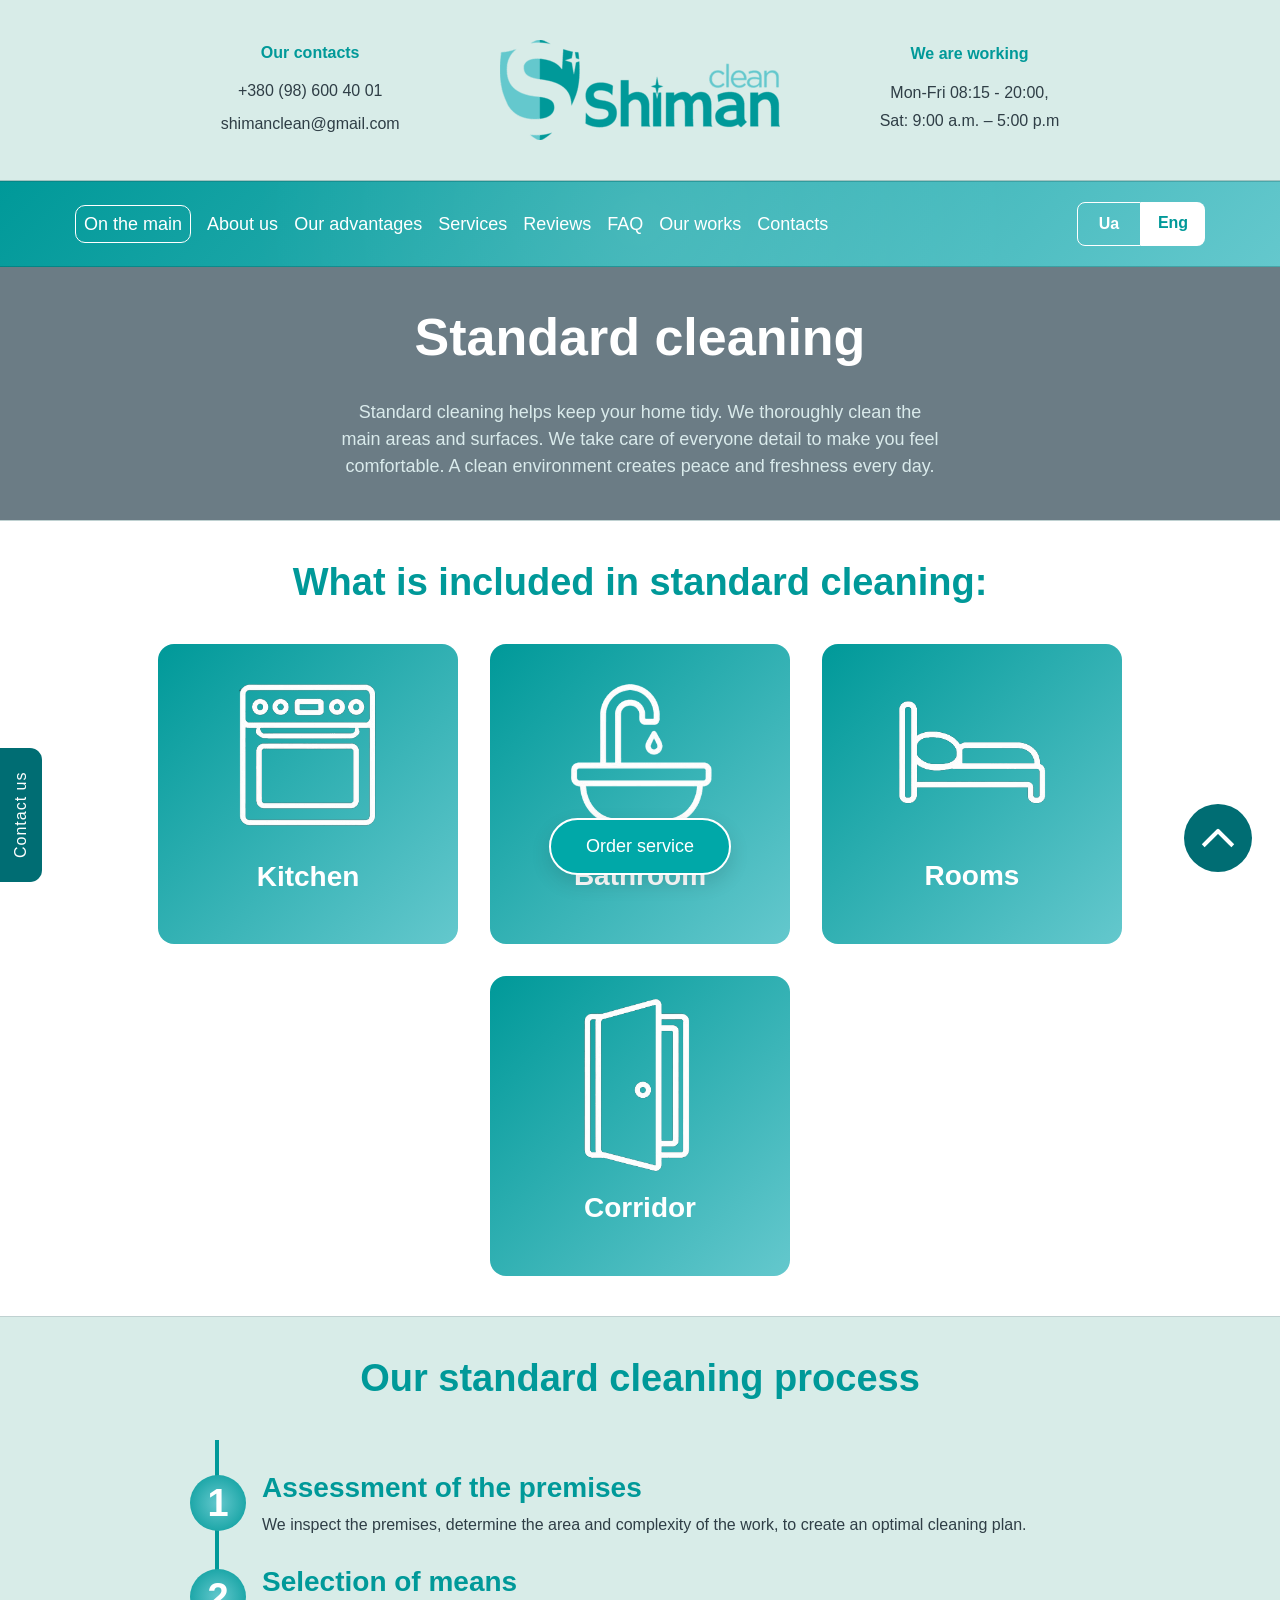
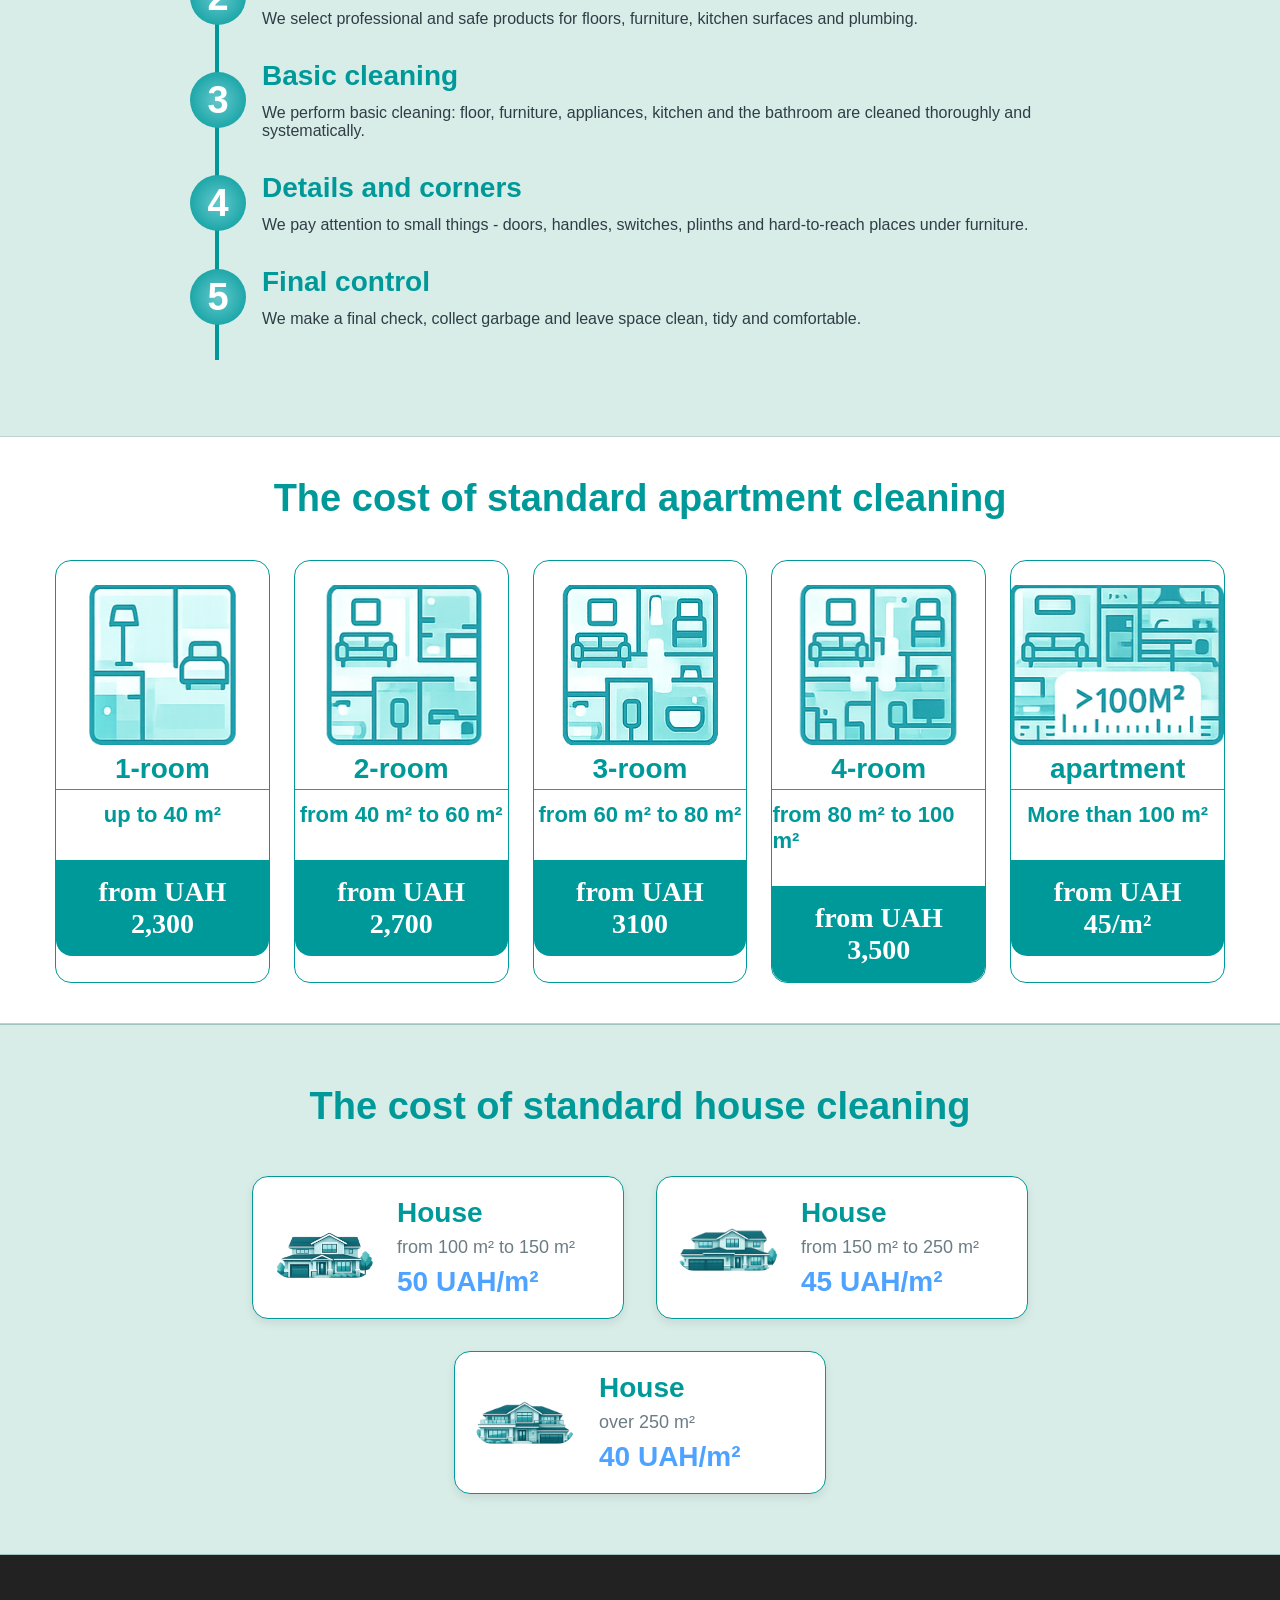
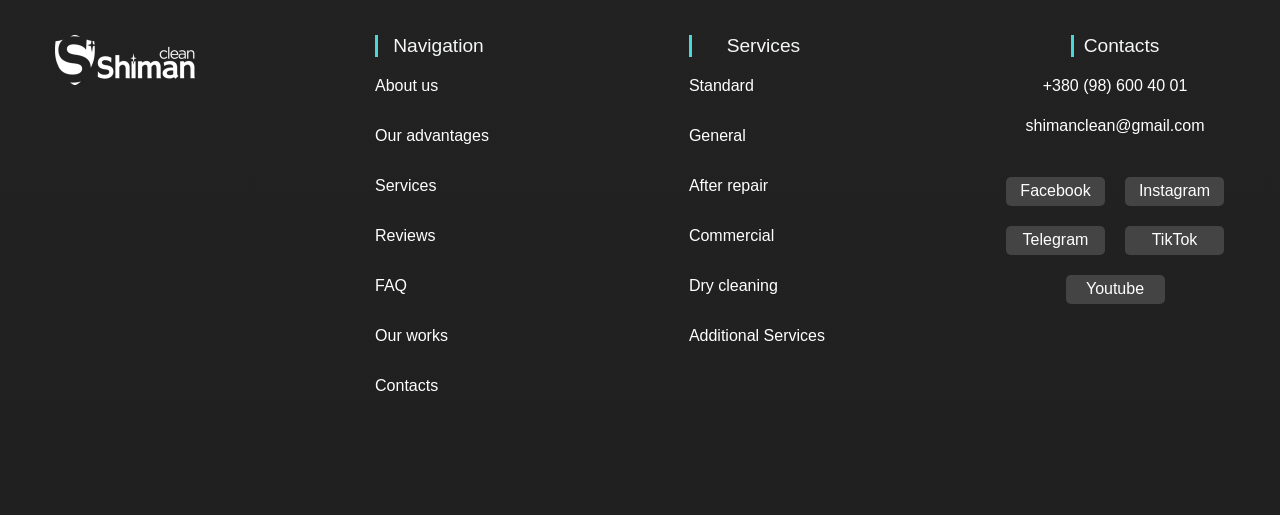
<file: pages/eng-standart.html>
<!doctype html>
<html lang="en">
  <head>
    <meta charset="UTF-8" />
    <meta name="viewport" content="width=device-width, initial-scale=1.0" />

    <title>Standard cleaning in Lviv | Shiman</title>

    <meta
      name="description"
      content="Standard cleaning in Lviv from Shiman. Fast and high-quality cleaning of apartments and offices."
    />

    <meta
      name="keywords"
      content="standard cleaning Lviv, Shiman cleaning, apartment cleaning Lviv"
    />

    <!-- Canon page -->
    <link rel="canonical" href="https://shiman.com.ua/standard-cleaning.html" />

    <!-- Open Graph -->
    <meta property="og:title" content="Standard Cleaning | Shiman" />
    <meta
      property="og:description"
      content="Professional standard cleaning of apartments and houses in Lviv."
    />
    <meta property="og:type" content="website" />
    <meta name="theme-color" content="#009999">

<link rel="icon" type="image/png" href="../favicons/favicon-96x96.png" sizes="96x96" />
<link rel="icon" type="image/svg+xml" href="../favicons/favicon.svg" />
<link rel="shortcut icon" href="../favicons/favicon.ico" />
<link rel="apple-touch-icon" sizes="180x180" href="../favicons/apple-touch-icon.png" />
<meta name="apple-mobile-web-app-title" content="Shiman clean" />
<link rel="manifest" href="../favicons/site.webmanifest" />

    <link rel="stylesheet" href="../styles/reset.css" />
    <link rel="stylesheet" href="../styles/general.css" />
    <link rel="stylesheet" href="../styles/service.css" />
  </head>

  <body>
    <header id="header" class="header">
      <div class="header-top-section">
        <div class="container">
          <div class="top-header">
            <div class="header-contact">
              <span class="header-contact-title">Our contacts</span>
              <a href="tel:+380986004001" class="header-tell">+380 (98) 600 40 01</a>
              <a href="mailto:shimanclean@gmail.com" class="header-email"
                >shimanclean@gmail.com</a
              >
            </div>

            <div class="header-logo-wrap">
              <a href="eng-home.html" class="header-logo-link">
                <img
                  src="../images/ShimanCleanLogoDark.png"
                  alt="logo"
                  class="header-logo"
                />
              </a>
            </div>

            <div class="header-work-time-wrap">
              <span class="header-worktime-title">We are working</span>
              <span class="header-work-time">
                Mon-Fri 08:15 - 20:00, <br />
                Sat: 9:00 a.m. – 5:00 p.m
              </span>
            </div>
          </div>
        </div>
      </div>
    </header>
    <div class="header-bottom-section">
      <div class="container">
        <div class="bottom-header">
          <button type="button" class="open-mobile-menu">
            <span class="mobile-menu-line"></span>
            <span class="mobile-menu-line"></span>
            <span class="mobile-menu-line"></span>
          </button>
          <nav class="header-nav">
            <ul class="header-nav-list">
              <li class="header-nav-item">
                <a href="./eng-home.html" class="header-nav-link">
On the main</a>
              </li>
              <li class="header-nav-item">
                <a href="./eng-home.html#about" class="header-nav-link"
                  >About us</a
                >
              </li>
              <li class="header-nav-item">
                <a href="./eng-home.html#advantages" class="header-nav-link"
                  >Our advantages</a
                >
              </li>
              <li class="header-nav-item">
                <a href="./eng-home.html#services" class="header-nav-link"
                  >Services</a
                >
              </li>
              <li class="header-nav-item">
                <a href="./eng-home.html#reviews" class="header-nav-link"
                  >Reviews</a
                >
              </li>
              <li class="header-nav-item">
                <a href="./eng-home.html#asks" class="header-nav-link"
                  >FAQ</a
                >
              </li>
              <li class="header-nav-item">
                <a href="./eng-home.html#ourWorks" class="header-nav-link"
                  >Our works</a
                >
              </li>
              <li class="header-nav-item">
                <a href="./eng-home.html#contacts" class="header-nav-link"
                  >Contacts</a
                >
              </li>
            </ul>
          </nav>
          <div class="lang-switch">
            <a href="ua-standart.html" class="ukrainian lang">Ua</a>
            <a href="eng-standart.html" class="english lang-selected">Eng</a>
          </div>
        </div>
      </div>
    </div>

    <main class="main">
      <section class="hero" id="hero">
        <div class="container hero-container">
          <h1 class="hero-title">Standard cleaning</h1>
          <p class="hero-subtitle">
            Standard cleaning helps keep your home tidy.
            We thoroughly clean the main areas and surfaces. We take care of everyone
            detail to make you feel comfortable. A clean environment creates peace and
            freshness every day.
          </p>
        </div>
      </section>

      <section class="includes">
        <div class="container">
          <h2 class="section-title">What is included in standard cleaning:</h2>

          <ul class="includes-list">
            <li class="includes-item">
              <div class="includes-content-front">
                <img
                  src="../images/oven.png"
                  alt="Kitchen"
                  class="includes-img"
                />
                <h3 class="includes-title">Kitchen</h3>
                <button class="includes-open" type="button">Open</button>
              </div>
              <div class="includes-content-back">
                <ul class="includes-content-list">
                  <li class="includes-content-item">
                    Degreasing of countertops and facades
                  </li>
                  <li class="includes-content-item">
                    Washing the stove and appliances outside
                  </li>
                  <li class="includes-content-item">
                    Cleaning and polishing of sink and faucet
                  </li>
                  <li class="includes-content-item">
                    Disinfection of the place for garbage, removal of the package
                  </li>
                </ul>
              </div>
            </li>
            <li class="includes-item">
              <div class="includes-content-front">
                <img
                  src="../images/sink.png"
                  alt="Bathroom"
                  class="includes-img"
                />
                <h3 class="includes-title">Bathroom</h3>
                <button class="includes-open" type="button">Open</button>
              </div>
              <div class="includes-content-back">
                <ul class="includes-content-list">
                  <li class="includes-content-item">
                    Washing the toilet, bathtub/shower
                  </li>
                  <li class="includes-content-item">
                    Cleaning the sink and mirrors
                  </li>
                  <li class="includes-content-item">
                    Polishing of tiles and chrome parts
                  </li>
                  <li class="includes-content-item">
                    Disinfection and garbage removal
                  </li>
                </ul>
              </div>
            </li>
            <li class="includes-item">
              <div class="includes-content-front">
                <img
                  src="../images/bed.png"
                  alt="Rooms"
                  class="includes-img"
                />
                <h3 class="includes-title">Rooms</h3>
                <button class="includes-open" type="button">Open</button>
              </div>
              <div class="includes-content-back">
                <ul class="includes-content-list">
                  <li class="includes-content-item">
                    Removing dust from furniture and surfaces
                  </li>
                  <li class="includes-content-item">
                    Wiping windowsills, batteries, doors, switches
                  </li>
                  <li class="includes-content-item">Mirror and glass washing</li>
                  <li class="includes-content-item">Cob removal</li>
                </ul>
              </div>
            </li>
            <li class="includes-item">
              <div class="includes-content-front">
                <img
                  src="../images/dor.png"
                  alt="Corridor"
                  class="includes-img"
                />
                <h3 class="includes-title">Corridor</h3>
                <button class="includes-open" type="button">Open</button>
              </div>
              <div class="includes-content-back">
                <ul class="includes-content-list">
                  <li class="includes-content-item">Carpet vacuuming</li>
                  <li class="includes-content-item">
                    Washing the floor and plinths
                  </li>
                  <li class="includes-content-item">
                    Wiping doors, switches, sockets
                  </li>
                </ul>
              </div>
            </li>
          </ul>
        </div>
      </section>

      <section class="process">
        <div class="container">
          <h2 class="section-title">Our standard cleaning process</h2>
          <div class="timeline-horizontal">
            <div class="timeline"></div>
            <div class="step">
              <div class="circle">1</div>
              <div class="step-content">
                <h3 class="step-title">Assessment of the premises</h3>
                <p class="step-describe">
                  We inspect the premises, determine the area and complexity of the work,
                  to create an optimal cleaning plan.
                </p>
              </div>
            </div>
            <div class="step">
              <div class="circle">2</div>
              <div class="step-content">
                <h3 class="step-title">Selection of means</h3>
                <p class="step-describe">
                  We select professional and safe products for floors, furniture,
                  kitchen surfaces and plumbing.
                </p>
              </div>
            </div>
            <div class="step">
              <div class="circle">3</div>
              <div class="step-content">
                <h3 class="step-title">Basic cleaning</h3>
                <p class="step-describe">
                  We perform basic cleaning: floor, furniture, appliances, kitchen
                  and the bathroom are cleaned thoroughly and systematically.
                </p>
              </div>
            </div>
            <div class="step">
              <div class="circle">4</div>
              <div class="step-content">
                <h3 class="step-title">Details and corners</h3>
                <p class="step-describe">
                  We pay attention to small things - doors, handles, switches, plinths
                  and hard-to-reach places under furniture.
                </p>
              </div>
            </div>
            <div class="step">
              <div class="circle">5</div>
              <div class="step-content">
                <h3 class="step-title">Final control</h3>
                <p class="step-describe">
                  We make a final check, collect garbage and leave space
                  clean, tidy and comfortable.
                </p>
              </div>
            </div>
          </div>
        </div>
      </section>

      <section class="flat">
        <div class="container">
          <h2 class="section-title">
            The cost of standard apartment cleaning
          </h2>
          <div class="flat-cards">            
            <div class="flat-card">
              <img src="../images/shimanOneRoom.png" alt="1-room" class="flat-img">
              <h3 class="flat-title">1-room</h3>
              <h4 class="flat-area">up to 40 m²</h4>

              <h3 class="flat-price">from UAH 2,300</h3>
            </div>
            <div class="flat-card">
              <img src="../images/shimanTwoRooms.png" alt="2-room" class="flat-img">
              <h3 class="flat-title">2-room</h3>
              <h4 class="flat-area">from 40 m² to 60 m²</h4>

              <h3 class="flat-price">from UAH 2,700</h3>
            </div>
            <div class="flat-card">
              <img src="../images/shimanThreeRooms.png" alt="3-room" class="flat-img">
              <h3 class="flat-title">3-room</h3>
              <h4 class="flat-area">from 60 m² to 80 m²</h4>

              <h3 class="flat-price">from UAH 3100</h3>
            </div>
            <div class="flat-card">
              <img src="../images/shimanFourRooms.png" alt="4-room" class="flat-img">
              <h3 class="flat-title">4-room</h3>
              <h4 class="flat-area">from 80 m² to 100 m²</h4>

              <h3 class="flat-price">from UAH 3,500</h3>
            </div>
            <div class="flat-card">
              <img src="../images/shimanBigFlat.png" alt="Over 100 m²" class="flat-img">
              <h3 class="flat-title">apartment</h3>
              <h4 class="flat-area">More than 100 m²</h4>              

              <h3 class="flat-price">from UAH 45/m²</h3>
            </div>
          </div>
        </div>
      </section>

      <section class="house">
        <div class="container">
          <h2 class="section-title">
            The cost of standard house cleaning
          </h2>
          <div class="house-cards">            
            <div class="house-card">
              <img src="../images/shiman-house-small.png" alt="small house" class="house-img">
              <div class="house-info">
              <h3 class="house-title">House</h3>
              <h4 class="house-area">from 100 m² to 150 m²</h4>

              <h3 class="house-price">50 UAH/m²</h3>
              </div>
            </div>
            <div class="house-card">
              <img src="../images/shiman-house-medium.png" alt="medium house" class="house-img">
              <div class="house-info">
              <h3 class="house-title">House</h3>
              <h4 class="house-area">from 150 m² to 250 m²</h4>

              <h3 class="house-price">45 UAH/m²</h3>
              </div>
            </div>
            <div class="house-card">
              <img src="../images/shiman-house-big.png" alt="big house" class="house-img">
                <div class="house-info">
              <h3 class="house-title">House</h3>
              <h4 class="house-area">over 250 m²</h4>

              <h3 class="house-price">40 UAH/m²</h3>
              </div>
            </div>           
          </div>
        </div>
      </section>
    </main>

     <footer class="footer" id="contacts">
      <div class="container footer-container">
        <div class="footer-logo-wrap">
          <a href="index.html" class="footer-logo-link">
            <img
              src="../images/ShimanCleanLogoLight.png"
              alt="logo"
              class="footer-logo"
            />
          </a>
        </div>
        <div class="footer-content-wrap">
          <div class="footer-nav">
            <h2 class="footer-nav-title">Navigation</h2>
            <ul class="footer-nav-list">
              <li class="footer-nav-item">
                <a href="./eng-home.html#about" class="footer-nav-link"
                  >About us</a
                >
              </li>
              <li class="footer-nav-item">
                <a href="./eng-home.html#advantages" class="footer-nav-link"
                  >Our advantages</a
                >
              </li>
              <li class="footer-nav-item">
                <a href="./eng-home.html#services" class="footer-nav-link"
                  >Services</a
                >
              </li>
              <li class="footer-nav-item">
                <a href="./eng-home.html#reviews" class="footer-nav-link"
                  >Reviews</a
                >
              </li>
              <li class="footer-nav-item">
                <a href="./eng-home.html#asks" class="footer-nav-link"
                  >FAQ</a
                >
              </li>
              <li class="footer-nav-item">
                <a href="./eng-home.html#ourWorks" class="footer-nav-link"
                  >Our works</a
                >
              </li>
              <li class="footer-nav-item">
                <a href="./eng-home.html#contacts" class="footer-nav-link"
                  >Contacts</a
                >
              </li>
            </ul>
          </div>
          <div class="footer-services">
            <h2 class="footer-services-title">Services</h2>

            <ul class="footer-services-list">
              <li class="footer-services-item">
                <a href="./eng-standart.html" class="footer-services-link"
                  >Standard</a
                >
              </li>
              <li class="footer-services-item">
                <a href="./eng-general.html" class="footer-services-link"
                  >General</a
                >
              </li>
              <li class="footer-services-item">
                <a href="./eng-afterRepair.html" class="footer-services-link"
                  >After repair</a
                >
              </li>
              <li class="footer-services-item">
                <a href="./eng-commercialCleaning.html" class="footer-services-link">Commercial</a>
              </li>
              <li class="footer-services-item">
                <a href="./eng-dryCleaner.html" class="footer-services-link"
                  >Dry cleaning</a
                >
              </li>
              <li class="footer-services-item">
                <a href="./eng-additionalServices.html" class="footer-services-link">Additional Services</a>
              </li>
            </ul>
          </div>
        </div>
        <div class="footer-contacts">
          <h2 class="footer-contacts-title">Contacts</h2>
          <a href="tel:+380986004001" class="footer-tell">+380 (98) 600 40 01</a>
          <a href="mailto:shimanclean@gmail.com" class="footer-email"
            >shimanclean@gmail.com</a
          >
          <div class="footer-socials">
            <a href="https://facebook.com/yourpage" class="footer-social-link"
              >Facebook</a
            >
            <a href="https://www.instagram.com/shiman_clean?igsh=MW1xZmp2YWpkbTUxaA%3D%3D&utm_source=qr" class="footer-social-link"
              >Instagram</a
            >
            <a href="https://t.me/ShimanClean" class="footer-social-link"
              >Telegram</a
            >
            <a href="https://www.tiktok.com/@shimancleann?is_from_webapp=1" class="footer-social-link"
              >TikTok</a
            >
            <a href="#" class="footer-social-link"
              >Youtube</a
            >
          </div>
        </div>
      </div>
    </footer>

    <a href="#order-form" class="floating-order-btn">      
      <span class="btn-text">Order service</span>
    </a>

    <div class="mobile-menu">
      <div class="mobile-menu-contact">
        <span class="mobile-menu-contact-title">Our contacts</span>
        <a href="tel:+380986004001" class="mobile-menu-tell">+380 (98) 600 40 01</a>
        <a href="mailto:shimanclean@gmail.com" class="mobile-menu-email">
          shimanclean@gmail.com</a
        >
      </div>
      <div class="mobile-menu-work-time-wrap">
        <span class="mobile-menu-worktime-title">We are working</span>
        <span class="mobile-menu-work-time">
          Mon-Fri 08:15 - 20:00, <br />
          Sat: 9:00 a.m. – 5:00 p.m
        </span>
      </div>

      <ul class="mobile-menu-nav-list">
        <li class="mobile-menu-nav-item">
          <a href="./eng-home.html#about" class="mobile-menu-nav-link">About Us</a>
        </li>
        <li class="mobile-menu-nav-item">
          <a href="./eng-home.html#advantages" class="mobile-menu-nav-link"
            >Our advantages</a
          >
        </li>
        <li class="mobile-menu-nav-item">
          <a href="./eng-home.html#services" class="mobile-menu-nav-link"
            >Services</a
          >
        </li>
        <li class="mobile-menu-nav-item">
          <a href="./eng-home.html#reviews" class="mobile-menu-nav-link"
            >Reviews</a
          >
        </li>
        <li class="mobile-menu-nav-item">
          <a href="./eng-home.html#asks" class="mobile-menu-nav-link"
            >FAQ</a
          >
        </li>
        <li class="mobile-menu-nav-item">
          <a href="./eng-home.html#ourWorks" class="mobile-menu-nav-link"
            >Our works</a
          >
        </li>
        <li class="mobile-menu-nav-item">
          <a href="./eng-home.html#contacts" class="mobile-menu-nav-link"
            >Contacts</a
          >
        </li>
      </ul>
      <div class="mobile-menu-socials">
        <a href="https://facebook.com/yourpage" class="mobile-menu-social-link"
          >Facebook</a
        >
        <a href="https://www.instagram.com/shiman_clean?igsh=MW1xZmp2YWpkbTUxaA%3D%3D&utm_source=qr" class="mobile-menu-social-link"
          >Instagram</a
        >
        <a href="https://t.me/ShimanClean" class="mobile-menu-social-link"
          >Telegram</a
        >
        <a href="https://www.tiktok.com/@shimancleann?is_from_webapp=1" class="mobile-menu-social-link"
          >TikTok</a
        >
        <a href="#" class="mobile-menu-social-link"
          >Youtube</a
        >
      </div>

      <div class="mobile-menu-exit-btns">
        <a href="../index.html" class="on-the-main">On the main</a>
        <button type="button" class="close-mobile-menu">Close</button>
      </div>
    </div>

    <button type="button" class="onTop">
      <span class="onTop-line"></span>
      <span class="onTop-line"></span>
    </button>

<button class="contact-btn" type="button">Contact us</button>

    <div class="contact-backdrop">
      <div class="contact-modal">
        <button class="close-contact-modal" type="button">
          <span class="close-line"></span>
          <span class="close-line"></span>
        </button>
        <div class="contact-wrap">
          <h3 class="contact-title">Email us:</h3>
          <a href="mailto:shimanclean@gmail.com" class="contact-email"
            >shimanclean@gmail.com</a
          >
        </div>
        <div class="contact-wrap">
          <h3 class="contact-title">Call us:</h3>
          <a href="tel:+380986004001" class="contact-tell">+380 (98) 600 40 01</a>
        </div>
        <div class="contact-wrap">
          <h3 class="contact-title">Order a call:</h3>
          <a href="#" class="contact-order-tell">Order</a>
        </div>
      </div>
    </div>

    <script type="module" src="../scripts/services.js"></script>
  </body>
</html>
</file>
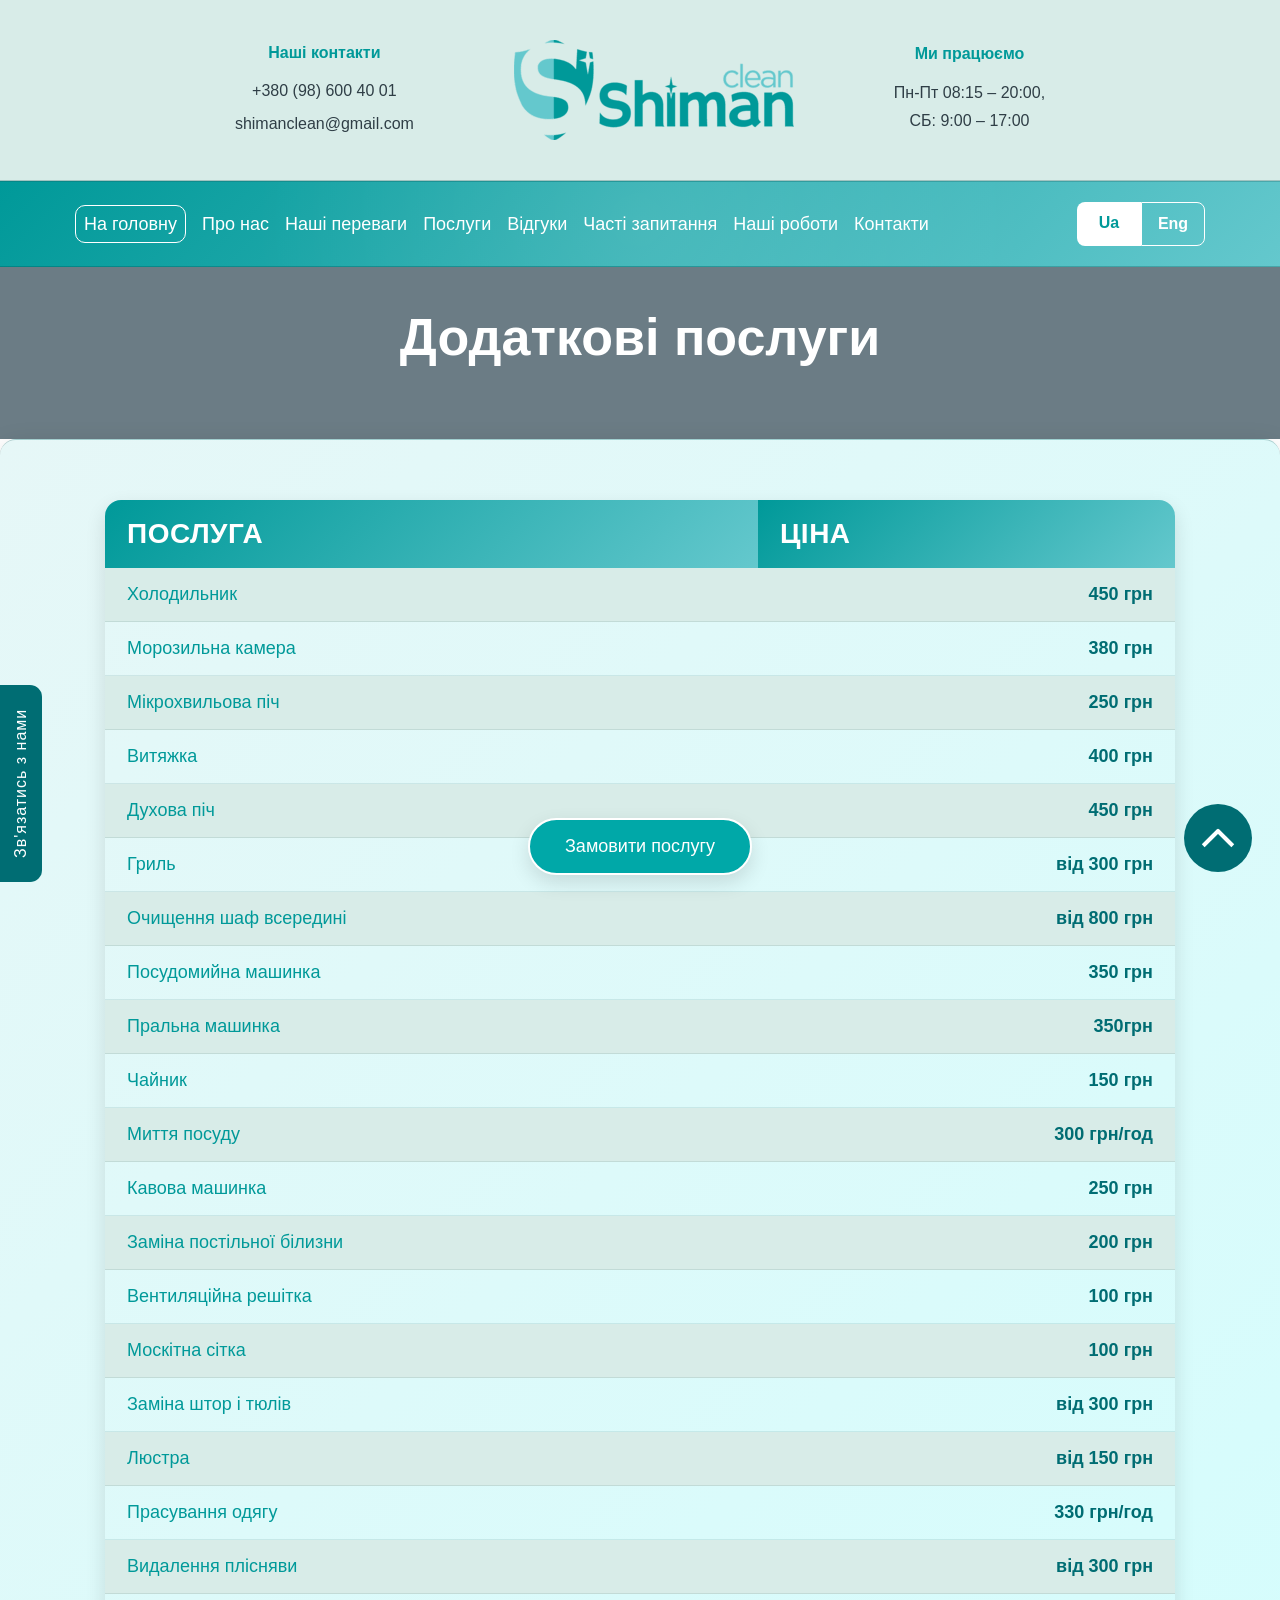
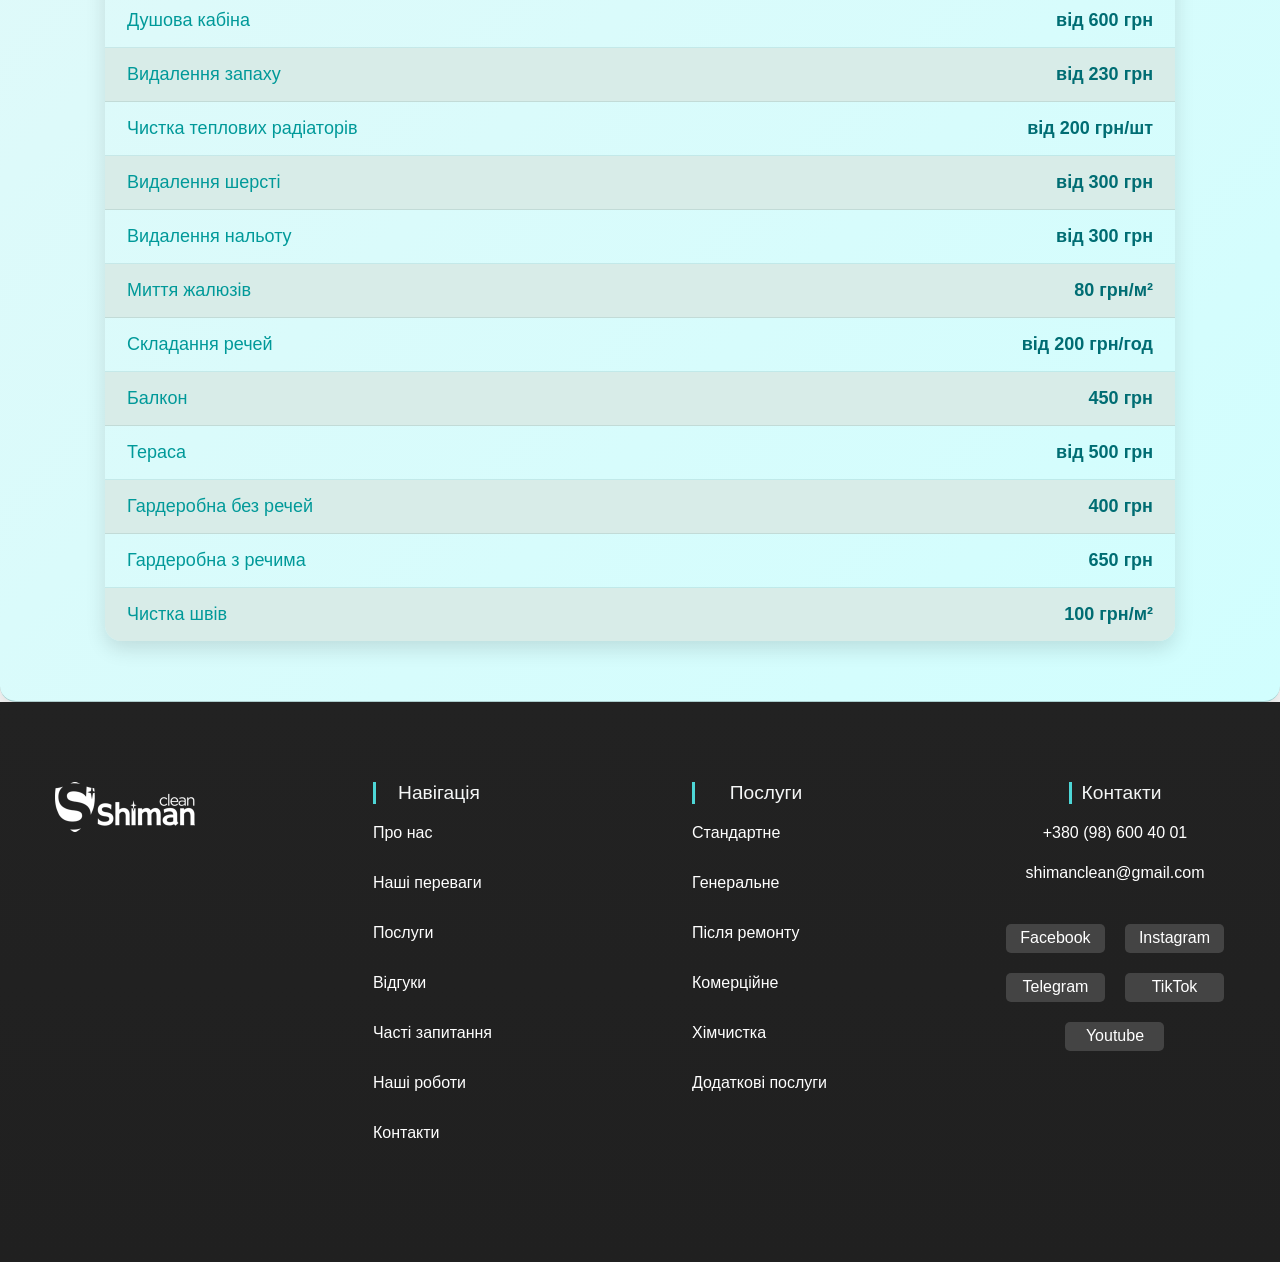
<file: pages/ua-additionalServices.html>
<!doctype html>
<html lang="uk">
  <head>
    <meta charset="UTF-8" />
    <meta name="viewport" content="width=device-width, initial-scale=1.0" />

    <title>Додаткові послуги у Львові | Shiman</title>

    <meta
      name="description"
      content="Додаткові послуги у Львові від Shiman. Швидке та якісне очищення квартир і офісів."
    />

    <meta
      name="keywords"
      content="Додаткові послуги Львів, клінінг Shiman, прибирання квартир Львів"
    />

    <!-- Канонічна сторінка -->
    <link rel="canonical" href="https://shiman.com.ua/standard-cleaning.html" />

    <!-- Open Graph -->
    <meta property="og:title" content="Додаткові послуги | Shiman" />
    <meta property="og:description" content="Додаткові послуги у Львові." />
    <meta property="og:type" content="website" />

<link rel="icon" type="image/png" href="../favicons/favicon-96x96.png" sizes="96x96" />
<link rel="icon" type="image/svg+xml" href="../favicons/favicon.svg" />
<link rel="shortcut icon" href="../favicons/favicon.ico" />
<link rel="apple-touch-icon" sizes="180x180" href="../favicons/apple-touch-icon.png" />
<meta name="apple-mobile-web-app-title" content="Shiman clean" />
<link rel="manifest" href="../favicons/site.webmanifest" />

    <link rel="stylesheet" href="../styles/reset.css" />
    <link rel="stylesheet" href="../styles/general.css" />
    <link rel="stylesheet" href="../styles/service.css" />
  </head>

  <body>
    <header id="header" class="header">
      <div class="header-top-section">
        <div class="container">
          <div class="top-header">
            <div class="header-contact">
              <span class="header-contact-title">Наші контакти</span>
              <a href="tel:+380986004001" class="header-tell">+380 (98) 600 40 01</a>
              <a href="mailto:shimanclean@gmail.com" class="header-email"
                >shimanclean@gmail.com</a
              >
            </div>

            <div class="header-logo-wrap">
              <a href="index.html" class="header-logo-link">
                <img
                  src="../images/ShimanCleanLogoDark.png"
                  alt="logo"
                  class="header-logo"
                />
              </a>
            </div>

            <div class="header-work-time-wrap">
              <span class="header-worktime-title">Ми працюємо</span>
              <span class="header-work-time">
                Пн-Пт 08:15 – 20:00, <br />
                СБ: 9:00 – 17:00
              </span>
            </div>
          </div>
        </div>
      </div>
    </header>
    <div class="header-bottom-section">
      <div class="container">
        <div class="bottom-header">
          <button type="button" class="open-mobile-menu">
            <span class="mobile-menu-line"></span>
            <span class="mobile-menu-line"></span>
            <span class="mobile-menu-line"></span>
          </button>
          <nav class="header-nav">
            <ul class="header-nav-list">
              <li class="header-nav-item">
                <a href="../index.html" class="header-nav-link">На головну</a>
              </li>
              <li class="header-nav-item">
                <a href="../index.html#about" class="header-nav-link"
                  >Про нас</a
                >
              </li>
              <li class="header-nav-item">
                <a href="../index.html#advantages" class="header-nav-link"
                  >Наші переваги</a
                >
              </li>
              <li class="header-nav-item">
                <a href="../index.html#services" class="header-nav-link"
                  >Послуги</a
                >
              </li>
              <li class="header-nav-item">
                <a href="../index.html#reviews" class="header-nav-link"
                  >Відгуки</a
                >
              </li>
              <li class="header-nav-item">
                <a href="../index.html#asks" class="header-nav-link"
                  >Часті запитання</a
                >
              </li>
              <li class="header-nav-item">
                <a href="../index.html#ourWorks" class="header-nav-link"
                  >Наші роботи</a
                >
              </li>
              <li class="header-nav-item">
                <a href="../index.html#contacts" class="header-nav-link"
                  >Контакти</a
                >
              </li>
            </ul>
          </nav>
          <div class="lang-switch">
            <a href="ua-additionalServices.html" class="ukrainian lang-selected">Ua</a>
            <a href="eng-additionalServices.html" class="english lang">Eng</a>
          </div>
        </div>
      </div>
    </div>

    <main class="main">
      <section class="hero" id="hero">
        <div class="container hero-container">
          <h1 class="hero-title">Додаткові послуги</h1>
        </div>
      </section>

      <section class="additionalServices">
        <div class="container">
          <table class="additionalService-table">
            <tr>
              <th>Послуга</th>
              <th>Ціна</th>
            </tr>
            <tr>
              <td class="additionalService-name">Холодильник</td>
              <td class="additionalService-price">450 грн</td>
            </tr>
            <tr>
              <td class="additionalService-name">Морозильна камера</td>
              <td class="additionalService-price">380 грн</td>
            </tr>
            <tr>
              <td class="additionalService-name">Мікрохвильова піч</td>
              <td class="additionalService-price">250 грн</td>
            </tr>
            <tr>
              <td class="additionalService-name">Витяжка</td>
              <td class="additionalService-price">400 грн</td>
            </tr>
            <tr>
              <td class="additionalService-name">Духова піч</td>
              <td class="additionalService-price">450 грн</td>
            </tr>
            <tr>
              <td class="additionalService-name">Гриль</td>
              <td class="additionalService-price">від 300 грн</td>
            </tr>
            <tr>
              <td class="additionalService-name">Очищення шаф всередині</td>
              <td class="additionalService-price">від 800 грн</td>
            </tr>
            <tr>
              <td class="additionalService-name">Посудомийна машинка</td>
              <td class="additionalService-price">350 грн</td>
            </tr>
            <tr>
              <td class="additionalService-name">Пральна машинка</td>
              <td class="additionalService-price">350грн</td>
            </tr>
            <tr>
              <td class="additionalService-name">Чайник</td>
              <td class="additionalService-price">150 грн</td>
            </tr>
            <tr>
              <td class="additionalService-name">Миття посуду</td>
              <td class="additionalService-price">300 грн/год</td>
            </tr>
            <tr>
              <td class="additionalService-name">Кавова машинка</td>
              <td class="additionalService-price">250 грн</td>
            </tr>
            <tr>
              <td class="additionalService-name">Заміна постільної білизни</td>
              <td class="additionalService-price">200 грн</td>
            </tr>
            <tr>
              <td class="additionalService-name">Вентиляційна решітка</td>
              <td class="additionalService-price">100 грн</td>
            </tr>
            <tr>
              <td class="additionalService-name">Москітна сітка</td>
              <td class="additionalService-price">100 грн</td>
            </tr>
            <tr>
              <td class="additionalService-name">Заміна штор і тюлів</td>
              <td class="additionalService-price">від 300 грн</td>
            </tr>
            <tr>
              <td class="additionalService-name">Люстра</td>
              <td class="additionalService-price">від 150 грн</td>
            </tr>
            <tr>
              <td class="additionalService-name">Прасування одягу</td>
              <td class="additionalService-price">330 грн/год</td>
            </tr>
            <tr>
              <td class="additionalService-name">Видалення плісняви</td>
              <td class="additionalService-price">від 300 грн</td>
            </tr>
            <tr>
              <td class="additionalService-name">Душова кабіна</td>
              <td class="additionalService-price">від 600 грн</td>
            </tr>
            <tr>
              <td class="additionalService-name">Видалення запаху</td>
              <td class="additionalService-price">від 230 грн</td>
            </tr>
            <tr>
              <td class="additionalService-name">Чистка теплових радіаторів</td>
              <td class="additionalService-price">від 200 грн/шт</td>
            </tr>
            <tr>
              <td class="additionalService-name">Видалення шерсті</td>
              <td class="additionalService-price">від 300 грн</td>
            </tr>
            <tr>
              <td class="additionalService-name">Видалення нальоту</td>
              <td class="additionalService-price">від 300 грн</td>
            </tr>
            <tr>
              <td class="additionalService-name">Миття жалюзів</td>
              <td class="additionalService-price">80 грн/м²</td>
            </tr>
            <tr>
              <td class="additionalService-name">Складання речей</td>
              <td class="additionalService-price">від 200 грн/год</td>
            </tr>
            <tr>
              <td class="additionalService-name">Балкон</td>
              <td class="additionalService-price">450 грн</td>
            </tr>
            <tr>
              <td class="additionalService-name">Тераса</td>
              <td class="additionalService-price">від 500 грн</td>
            </tr>
            <tr>
              <td class="additionalService-name">Гардеробна без речей</td>
              <td class="additionalService-price">400 грн</td>
            </tr>
            <tr>
              <td class="additionalService-name">Гардеробна з речима</td>
              <td class="additionalService-price">650 грн</td>
            </tr>
            <tr>
              <td class="additionalService-name">Чистка швів</td>
              <td class="additionalService-price">100 грн/м²</td>
            </tr>
          </table>
        </div>
      </section>
    </main>

    <footer class="footer" id="contacts">
      <div class="container footer-container">
        <div class="footer-logo-wrap">
          <a href="index.html" class="footer-logo-link">
            <img
              src="../images/ShimanCleanLogoLight.png"
              alt="logo"
              class="footer-logo"
            />
          </a>
        </div>
        <div class="footer-content-wrap">
          <div class="footer-nav">
            <h2 class="footer-nav-title">Навігація</h2>
            <ul class="footer-nav-list">
              <li class="footer-nav-item">
                <a href="../index.html#about" class="footer-nav-link"
                  >Про нас</a
                >
              </li>
              <li class="header-nav-item">
                <a href="../index.html#advantages" class="footer-nav-link"
                  >Наші переваги</a
                >
              </li>
              <li class="footer-nav-item">
                <a href="../index.html#services" class="footer-nav-link"
                  >Послуги</a
                >
              </li>
              <li class="footer-nav-item">
                <a href="../index.html#reviews" class="footer-nav-link"
                  >Відгуки</a
                >
              </li>
              <li class="footer-nav-item">
                <a href="../index.html#asks" class="footer-nav-link"
                  >Часті запитання</a
                >
              </li>
              <li class="footer-nav-item">
                <a href="../index.html#ourWorks" class="footer-nav-link"
                  >Наші роботи</a
                >
              </li>
              <li class="footer-nav-item">
                <a href="../index.html#contacts" class="footer-nav-link"
                  >Контакти</a
                >
              </li>
            </ul>
          </div>
          <div class="footer-services">
            <h2 class="footer-services-title">Послуги</h2>

            <ul class="footer-services-list">
              <li class="footer-services-item">
                <a href="./ua-standart.html" class="footer-services-link"
                  >Стандартне</a
                >
              </li>
              <li class="footer-services-item">
                <a href="./ua-general.html" class="footer-services-link"
                  >Генеральне</a
                >
              </li>
              <li class="footer-services-item">
                <a href="./ua-afterRepair.html" class="footer-services-link"
                  >Після ремонту</a
                >
              </li>
              <li class="footer-services-item">
                <a href="./ua-commercialCleaning.html" class="footer-services-link">Комерційне</a>
              </li>
              <li class="footer-services-item">
                <a href="./ua-dryCleaner.html" class="footer-services-link"
                  >Хімчистка</a
                >
              </li>
              <li class="footer-services-item">
                <a href="../pages/ua-additionalServices.html" class="footer-services-link">Додаткові послуги</a>
              </li>
            </ul>
          </div>
        </div>
        <div class="footer-contacts">
          <h2 class="footer-contacts-title">Контакти</h2>
          <a href="tel:+380986004001" class="footer-tell">+380 (98) 600 40 01</a>
          <a href="mailto:shimanclean@gmail.com" class="footer-email"
            >shimanclean@gmail.com</a
          >
          <div class="footer-socials">
            <a href="https://facebook.com/yourpage" class="footer-social-link"
              >Facebook</a
            >
            <a href="https://www.instagram.com/shiman_clean?igsh=MW1xZmp2YWpkbTUxaA%3D%3D&utm_source=qr" class="footer-social-link"
              >Instagram</a
            >
            <a href="https://t.me/ShimanClean" class="footer-social-link"
              >Telegram</a
            >
            <a href="https://www.tiktok.com/@shimancleann?is_from_webapp=1" class="footer-social-link"
              >TikTok</a
            >
            <a href="#" class="footer-social-link"
              >Youtube</a
            >
          </div>
        </div>
      </div>
    </footer>

    <a href="#order-form" class="floating-order-btn">
      <span class="btn-text">Замовити послугу</span>
    </a>

    <div class="mobile-menu">
      <div class="mobile-menu-contact">
        <span class="mobile-menu-contact-title">Наші контакти</span>
        <a href="tel:+380986004001" class="mobile-menu-tell">+380 (98) 600 40 01</a>
        <a href="mailto:shimanclean@gmail.com" class="mobile-menu-email">
          shimanclean@gmail.com</a
        >
      </div>
      <div class="mobile-menu-work-time-wrap">
        <span class="mobile-menu-worktime-title">Ми працюємо</span>
        <span class="mobile-menu-work-time">
          Пн-Пт 08:15 – 20:00, <br />
          СБ: 9:00 – 17:00
        </span>
      </div>

      <ul class="mobile-menu-nav-list">
        <li class="mobile-menu-nav-item">
          <a href="../index.html#about" class="mobile-menu-nav-link">Про нас</a>
        </li>
        <li class="header-nav-item">
          <a href="../index.html#advantages" class="mobile-menu-nav-link"
            >Наші переваги</a
          >
        </li>
        <li class="mobile-menu-nav-item">
          <a href="../index.html#services" class="mobile-menu-nav-link"
            >Послуги</a
          >
        </li>
        <li class="mobile-menu-nav-item">
          <a href="../index.html#reviews" class="mobile-menu-nav-link"
            >Відгуки</a
          >
        </li>
        <li class="mobile-menu-nav-item">
          <a href="../index.html#asks" class="mobile-menu-nav-link"
            >Часті запитання</a
          >
        </li>
        <li class="mobile-menu-nav-item">
          <a href="../index.html#ourWorks" class="mobile-menu-nav-link"
            >Наші роботи</a
          >
        </li>
        <li class="mobile-menu-nav-item">
          <a href="../index.html#contacts" class="mobile-menu-nav-link"
            >Контакти</a
          >
        </li>
      </ul>
      <div class="mobile-menu-socials">
        <a href="https://facebook.com/yourpage" class="mobile-menu-social-link"
          >Facebook</a
        >
        <a href="https://www.instagram.com/shiman_clean?igsh=MW1xZmp2YWpkbTUxaA%3D%3D&utm_source=qr" class="mobile-menu-social-link"
          >Instagram</a
        >
        <a href="https://t.me/ShimanClean" class="mobile-menu-social-link"
          >Telegram</a
        >
        <a href="https://www.tiktok.com/@shimancleann?is_from_webapp=1" class="mobile-menu-social-link"
          >TikTok</a
        >
        <a href="#" class="mobile-menu-social-link"
          >Youtube</a
        >
      </div>

      <div class="mobile-menu-exit-btns">
        <a href="../index.html" class="on-the-main">На головну</a>
        <button type="button" class="close-mobile-menu">Закрити</button>
      </div>
    </div>

    <button type="button" class="onTop">
      <span class="onTop-line"></span>
      <span class="onTop-line"></span>
    </button>

    <button class="contact-btn" type="button">Зв'язатись з нами</button>

    <div class="contact-backdrop">
      <div class="contact-modal">
        <button class="close-contact-modal" type="button">
          <span class="close-line"></span>
          <span class="close-line"></span>
        </button>
        <div class="contact-wrap">
          <h3 class="contact-title">Напишіть нам:</h3>
          <a href="mailto:shimanclean@gmail.com" class="contact-email"
            >shimanclean@gmail.com</a
          >
        </div>
        <div class="contact-wrap">
          <h3 class="contact-title">Подзвоніть нам:</h3>
          <a href="tel:+380986004001" class="contact-tell">+380 (98) 600 40 01</a>
        </div>
        <div class="contact-wrap">
          <h3 class="contact-title">Замовте дзвінок:</h3>
          <a href="#" class="contact-order-tell">Замовити</a>
        </div>
      </div>
    </div>

    <script type="module" src="../scripts/services.js"></script>
  </body>
</html>
</file>
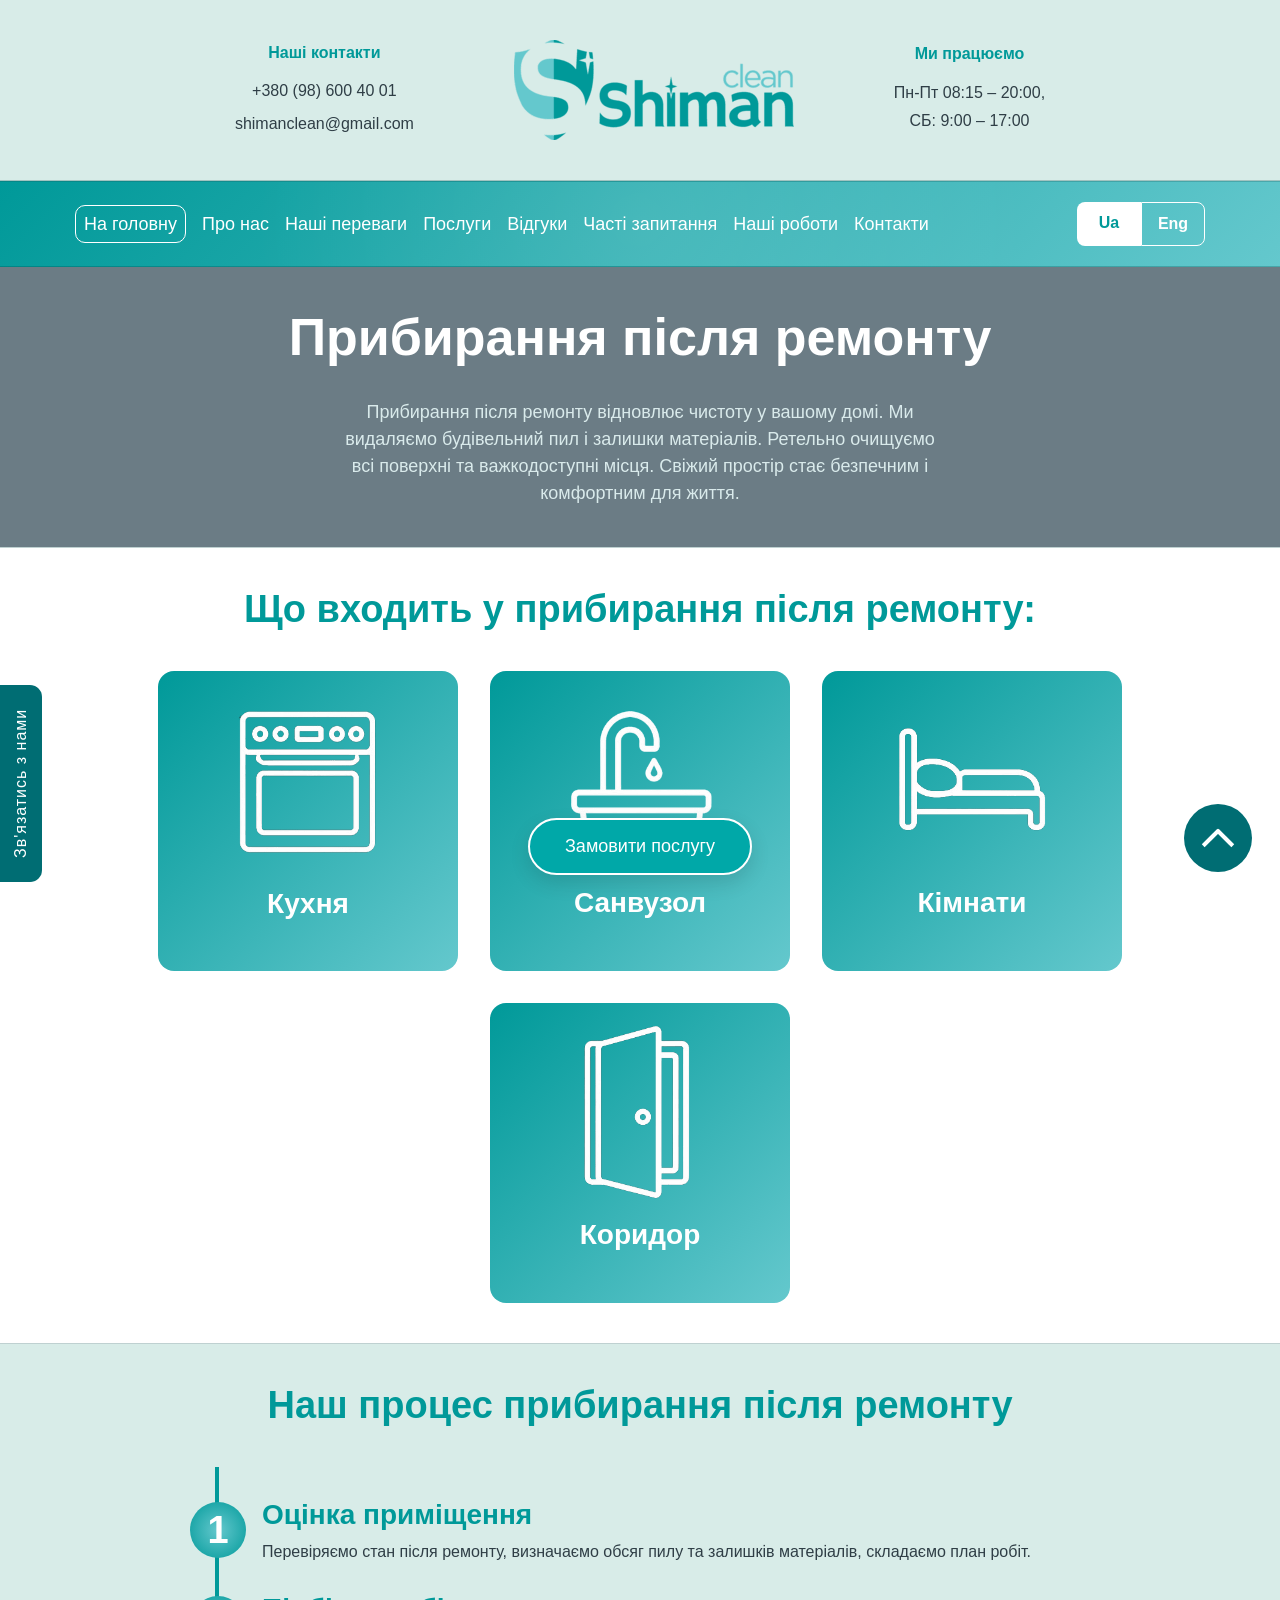
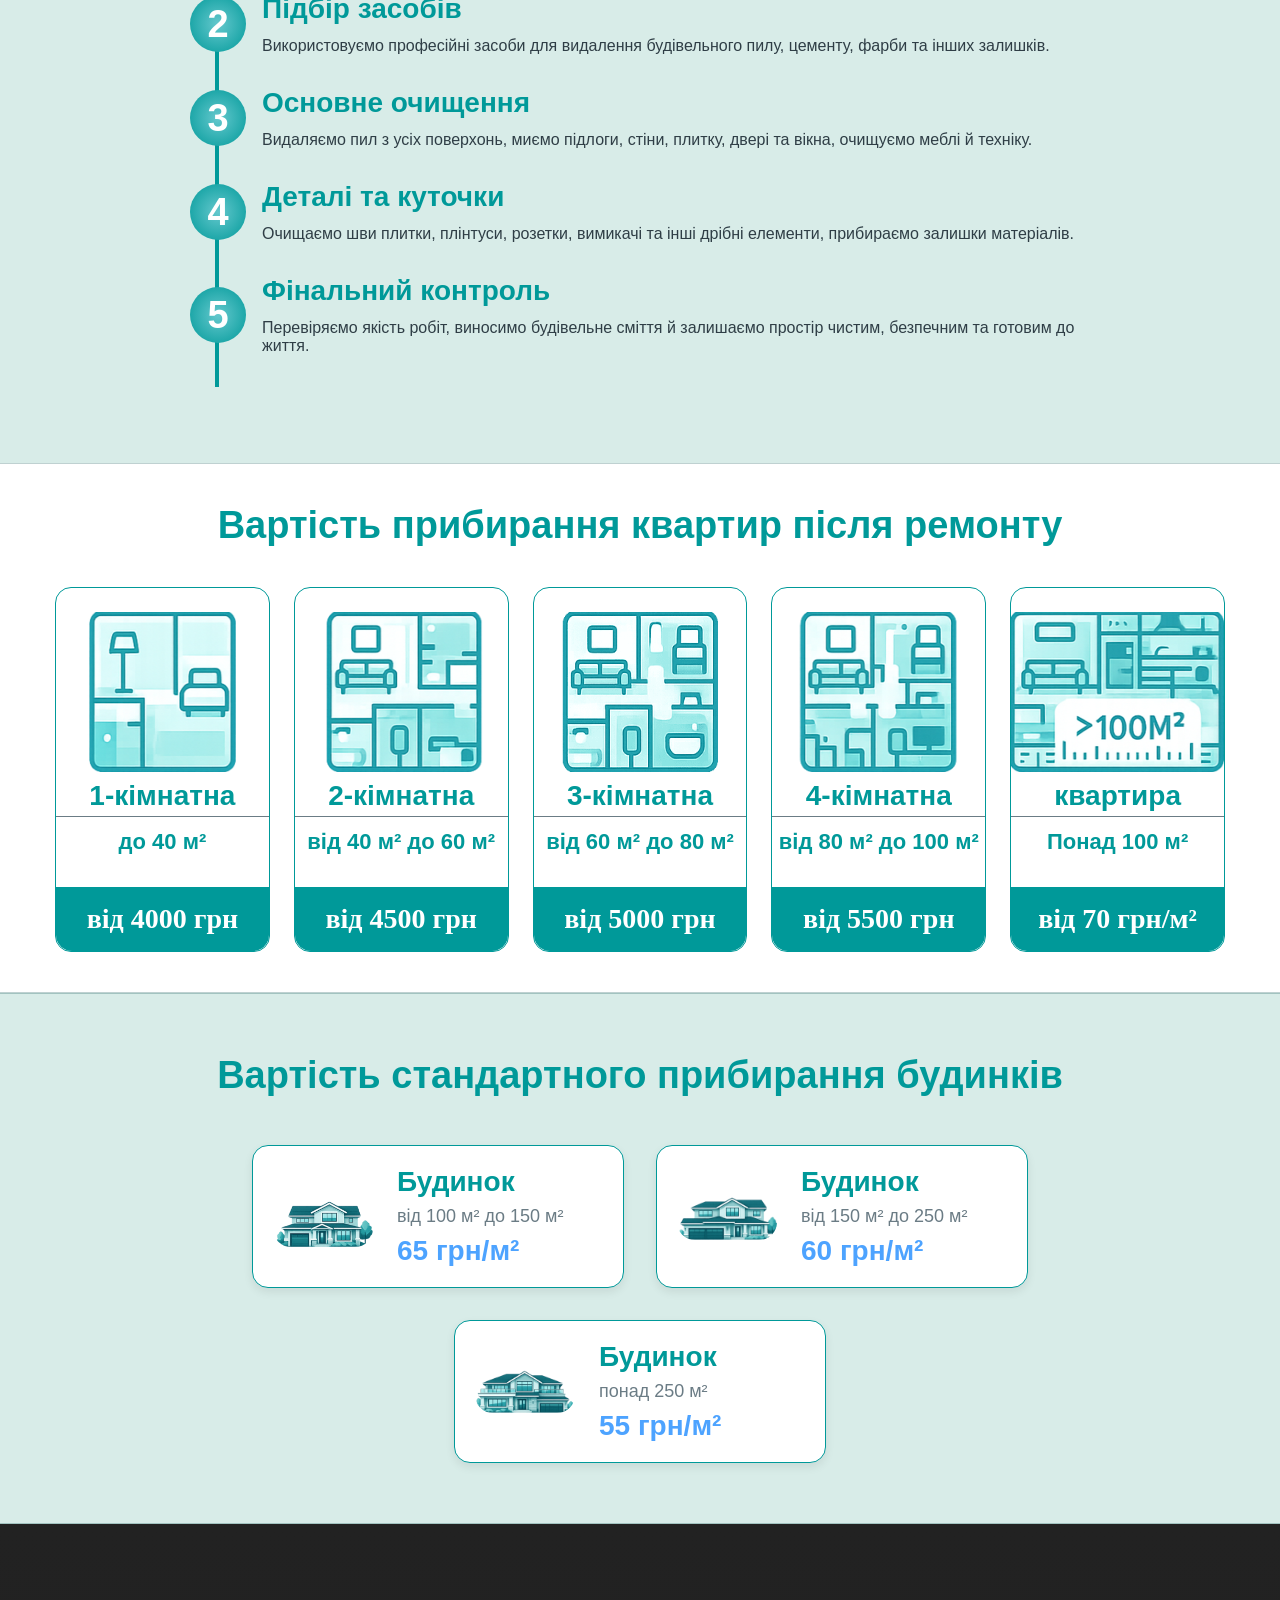
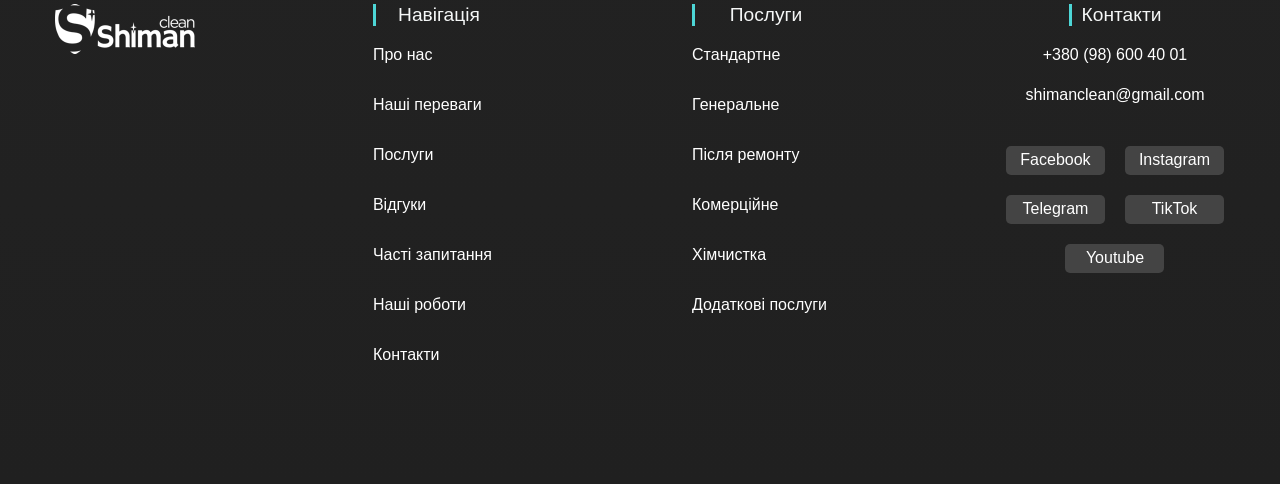
<file: pages/ua-afterRepair.html>
<!doctype html>
<html lang="uk">
  <head>
    <meta charset="UTF-8" />
    <meta name="viewport" content="width=device-width, initial-scale=1.0" />

    <title>Прибирання після ремонту у Львові | Shiman</title>

    <meta
      name="description"
      content="Прибирання після ремонту у Львові від Shiman. Швидке та якісне очищення квартир і офісів."
    />

    <meta
      name="keywords"
      content="прибирання після ремонту Львів, клінінг Shiman, прибирання квартир Львів"
    />

    <!-- Канонічна сторінка -->
    <link rel="canonical" href="https://shiman.com.ua/standard-cleaning.html" />

    <!-- Open Graph -->
    <meta property="og:title" content="Прибирання після ремонту | Shiman" />
    <meta
      property="og:description"
      content="Професійне прибирання квартир і будинків після ремонту у Львові."
    />
    <meta property="og:type" content="website" />

<link rel="icon" type="image/png" href="../favicons/favicon-96x96.png" sizes="96x96" />
<link rel="icon" type="image/svg+xml" href="../favicons/favicon.svg" />
<link rel="shortcut icon" href="../favicons/favicon.ico" />
<link rel="apple-touch-icon" sizes="180x180" href="../favicons/apple-touch-icon.png" />
<meta name="apple-mobile-web-app-title" content="Shiman clean" />
<link rel="manifest" href="../favicons/site.webmanifest" />

    <link rel="stylesheet" href="../styles/reset.css" />
    <link rel="stylesheet" href="../styles/general.css" />
    <link rel="stylesheet" href="../styles/service.css" />
  </head>

  <body>
    <header id="header" class="header">
      <div class="header-top-section">
        <div class="container">
          <div class="top-header">
            <div class="header-contact">
              <span class="header-contact-title">Наші контакти</span>
              <a href="tel:+380986004001" class="header-tell">+380 (98) 600 40 01</a>
              <a href="mailto:shimanclean@gmail.com" class="header-email"
                >shimanclean@gmail.com</a
              >
            </div>

            <div class="header-logo-wrap">
              <a href="index.html" class="header-logo-link">
                <img
                  src="../images/ShimanCleanLogoDark.png"
                  alt="logo"
                  class="header-logo"
                />
              </a>
            </div>

            <div class="header-work-time-wrap">
              <span class="header-worktime-title">Ми працюємо</span>
              <span class="header-work-time">
                Пн-Пт 08:15 – 20:00, <br />
                СБ: 9:00 – 17:00
              </span>
            </div>
          </div>
        </div>
      </div>
    </header>
    <div class="header-bottom-section">
      <div class="container">
        <div class="bottom-header">
          <button type="button" class="open-mobile-menu">
            <span class="mobile-menu-line"></span>
            <span class="mobile-menu-line"></span>
            <span class="mobile-menu-line"></span>
          </button>
          <nav class="header-nav">
            <ul class="header-nav-list">
              <li class="header-nav-item">
                <a href="../index.html" class="header-nav-link">На головну</a>
              </li>
              <li class="header-nav-item">
                <a href="../index.html#about" class="header-nav-link"
                  >Про нас</a
                >
              </li>
              <li class="header-nav-item">
                <a href="../index.html#advantages" class="header-nav-link"
                  >Наші переваги</a
                >
              </li>
              <li class="header-nav-item">
                <a href="../index.html#services" class="header-nav-link"
                  >Послуги</a
                >
              </li>
              <li class="header-nav-item">
                <a href="../index.html#reviews" class="header-nav-link"
                  >Відгуки</a
                >
              </li>
              <li class="header-nav-item">
                <a href="../index.html#asks" class="header-nav-link"
                  >Часті запитання</a
                >
              </li>
              <li class="header-nav-item">
                <a href="../index.html#ourWorks" class="header-nav-link"
                  >Наші роботи</a
                >
              </li>
              <li class="header-nav-item">
                <a href="../index.html#contacts" class="header-nav-link"
                  >Контакти</a
                >
              </li>
            </ul>
          </nav>
          <div class="lang-switch">
            <a href="ua-afterRepair.html" class="ukrainian lang-selected">Ua</a>
            <a href="eng-afterRepair.html" class="english lang">Eng</a>
          </div>
        </div>
      </div>
    </div>

    <main class="main">
      <section class="hero" id="hero">
        <div class="container hero-container">
          <h1 class="hero-title">Прибирання після ремонту</h1>
          <p class="hero-subtitle">
            Прибирання після ремонту відновлює чистоту у вашому домі. Ми
            видаляємо будівельний пил і залишки матеріалів. Ретельно очищуємо
            всі поверхні та важкодоступні місця. Свіжий простір стає безпечним і
            комфортним для життя.
          </p>
        </div>
      </section>

      <section class="includes">
        <div class="container">
          <h2 class="section-title">Що входить у прибирання після ремонту:</h2>

          <ul class="includes-list">
            <li class="includes-item">
              <div class="includes-content-front">
                <img
                  src="../images/oven.png"
                  alt="Кухня"
                  class="includes-img"
                />
                <h3 class="includes-title">Кухня</h3>
                <button class="includes-open" type="button">Відкрити</button>
              </div>
              <div class="includes-content-back">
                <ul class="includes-content-list">
                  <li class="includes-content-item">
                    Видалення будівельного пилу з поверхонь
                  </li>
                  <li class="includes-content-item">
                    Миття плитки, стільниць та фасадів
                  </li>
                  <li class="includes-content-item">
                    Очищення техніки зовні від пилу та слідів ремонту
                  </li>
                  <li class="includes-content-item">
                    Дезінфекція раковини та місця для сміття
                  </li>
                </ul>
              </div>
            </li>

            <li class="includes-item">
              <div class="includes-content-front">
                <img
                  src="../images/sink.png"
                  alt="Санвузол"
                  class="includes-img"
                />
                <h3 class="includes-title">Санвузол</h3>
                <button class="includes-open" type="button">Відкрити</button>
              </div>
              <div class="includes-content-back">
                <ul class="includes-content-list">
                  <li class="includes-content-item">
                    Миття плитки та швів від залишків цементу
                  </li>
                  <li class="includes-content-item">
                    Очищення сантехніки від пилу та слідів фарби
                  </li>
                  <li class="includes-content-item">
                    Полірування дзеркал і хромованих деталей
                  </li>
                  <li class="includes-content-item">
                    Винесення будівельного сміття
                  </li>
                </ul>
              </div>
            </li>

            <li class="includes-item">
              <div class="includes-content-front">
                <img
                  src="../images/bed.png"
                  alt="Кімнати"
                  class="includes-img"
                />
                <h3 class="includes-title">Кімнати</h3>
                <button class="includes-open" type="button">Відкрити</button>
              </div>
              <div class="includes-content-back">
                <ul class="includes-content-list">
                  <li class="includes-content-item">
                    Видалення пилу з меблів, стін і стелі
                  </li>
                  <li class="includes-content-item">
                    Миття підвіконь, батарей, дверей та вимикачів
                  </li>
                  <li class="includes-content-item">
                    Очищення скла, дзеркал та освітлювальних приладів
                  </li>
                  <li class="includes-content-item">
                    Зняття слідів фарби та штукатурки
                  </li>
                </ul>
              </div>
            </li>

            <li class="includes-item">
              <div class="includes-content-front">
                <img
                  src="../images/dor.png"
                  alt="Коридор"
                  class="includes-img"
                />
                <h3 class="includes-title">Коридор</h3>
                <button class="includes-open" type="button">Відкрити</button>
              </div>
              <div class="includes-content-back">
                <ul class="includes-content-list">
                  <li class="includes-content-item">
                    Пилососіння та миття підлоги від будівельного пилу
                  </li>
                  <li class="includes-content-item">
                    Очищення плінтусів, дверей і розеток
                  </li>
                  <li class="includes-content-item">
                    Миття дзеркал та декоративних елементів
                  </li>
                  <li class="includes-content-item">
                    Видалення залишків будівельних матеріалів
                  </li>
                </ul>
              </div>
            </li>
          </ul>
        </div>
      </section>

      <section class="process">
        <div class="container">
          <h2 class="section-title">Наш процес прибирання після ремонту</h2>
          <div class="timeline-horizontal">
            <div class="timeline"></div>

            <div class="step">
              <div class="circle">1</div>
              <div class="step-content">
                <h3 class="step-title">Оцінка приміщення</h3>
                <p class="step-describe">
                  Перевіряємо стан після ремонту, визначаємо обсяг пилу та
                  залишків матеріалів, складаємо план робіт.
                </p>
              </div>
            </div>

            <div class="step">
              <div class="circle">2</div>
              <div class="step-content">
                <h3 class="step-title">Підбір засобів</h3>
                <p class="step-describe">
                  Використовуємо професійні засоби для видалення будівельного
                  пилу, цементу, фарби та інших залишків.
                </p>
              </div>
            </div>

            <div class="step">
              <div class="circle">3</div>
              <div class="step-content">
                <h3 class="step-title">Основне очищення</h3>
                <p class="step-describe">
                  Видаляємо пил з усіх поверхонь, миємо підлоги, стіни, плитку,
                  двері та вікна, очищуємо меблі й техніку.
                </p>
              </div>
            </div>

            <div class="step">
              <div class="circle">4</div>
              <div class="step-content">
                <h3 class="step-title">Деталі та куточки</h3>
                <p class="step-describe">
                  Очищаємо шви плитки, плінтуси, розетки, вимикачі та інші
                  дрібні елементи, прибираємо залишки матеріалів.
                </p>
              </div>
            </div>

            <div class="step">
              <div class="circle">5</div>
              <div class="step-content">
                <h3 class="step-title">Фінальний контроль</h3>
                <p class="step-describe">
                  Перевіряємо якість робіт, виносимо будівельне сміття й
                  залишаємо простір чистим, безпечним та готовим до життя.
                </p>
              </div>
            </div>
          </div>
        </div>
      </section>

      <section class="flat">
        <div class="container">
          <h2 class="section-title">
            Вартість прибирання квартир після ремонту
          </h2>
          <div class="flat-cards">
            <div class="flat-card">
              <img
                src="../images/shimanOneRoom.png"
                alt="1-кімнатна"
                class="flat-img"
              />
              <h3 class="flat-title">1-кімнатна</h3>
              <h4 class="flat-area">до 40 м²</h4>

              <h3 class="flat-price">від 4000 грн</h3>
            </div>
            <div class="flat-card">
              <img
                src="../images/shimanTwoRooms.png"
                alt="2-кімнатна"
                class="flat-img"
              />
              <h3 class="flat-title">2-кімнатна</h3>
              <h4 class="flat-area">від 40 м² до 60 м²</h4>

              <h3 class="flat-price">від 4500 грн</h3>
            </div>
            <div class="flat-card">
              <img
                src="../images/shimanThreeRooms.png"
                alt="3-кімнатна"
                class="flat-img"
              />
              <h3 class="flat-title">3-кімнатна</h3>
              <h4 class="flat-area">від 60 м² до 80 м²</h4>

              <h3 class="flat-price">від 5000 грн</h3>
            </div>
            <div class="flat-card">
              <img
                src="../images/shimanFourRooms.png"
                alt="4-кімнатна"
                class="flat-img"
              />
              <h3 class="flat-title">4-кімнатна</h3>
              <h4 class="flat-area">від 80 м² до 100 м²</h4>

              <h3 class="flat-price">від 5500 грн</h3>
            </div>
            <div class="flat-card">
              <img
                src="../images/shimanBigFlat.png"
                alt="Понад 100 м²"
                class="flat-img"
              />
              <h3 class="flat-title">квартира</h3>
              <h4 class="flat-area">Понад 100 м²</h4>

              <h3 class="flat-price">від 70 грн/м²</h3>
            </div>
          </div>
        </div>
      </section>

      <section class="house">
        <div class="container">
          <h2 class="section-title">
            Вартість стандартного прибирання будинків
          </h2>
          <div class="house-cards">            
            <div class="house-card">
              <img src="../images/shiman-house-small.png" alt="малий будинок" class="house-img">
              <div class="house-info">
              <h3 class="house-title">Будинок</h3>
              <h4 class="house-area">від 100 м² до 150 м²</h4>

              <h3 class="house-price">65 грн/м²</h3>
              </div>
            </div>
            <div class="house-card">
              <img src="../images/shiman-house-medium.png" alt="середній будинок" class="house-img">
              <div class="house-info">
              <h3 class="house-title">Будинок</h3>
              <h4 class="house-area">від 150 м² до 250 м²</h4>

              <h3 class="house-price">60 грн/м²</h3>
              </div>
            </div>
            <div class="house-card">
              <img src="../images/shiman-house-big.png" alt="великий будинок" class="house-img">
                <div class="house-info">
              <h3 class="house-title">Будинок</h3>
              <h4 class="house-area">понад 250 м²</h4>

              <h3 class="house-price">55 грн/м²</h3>
              </div>
            </div>           
          </div>
        </div>
      </section>
    </main>

    <footer class="footer" id="contacts">
      <div class="container footer-container">
        <div class="footer-logo-wrap">
          <a href="index.html" class="footer-logo-link">
            <img
              src="../images/ShimanCleanLogoLight.png"
              alt="logo"
              class="footer-logo"
            />
          </a>
        </div>
        <div class="footer-content-wrap">
          <div class="footer-nav">
            <h2 class="footer-nav-title">Навігація</h2>
            <ul class="footer-nav-list">
              <li class="footer-nav-item">
                <a href="../index.html#about" class="footer-nav-link"
                  >Про нас</a
                >
              </li>
              <li class="header-nav-item">
                <a href="../index.html#advantages" class="footer-nav-link"
                  >Наші переваги</a
                >
              </li>
              <li class="footer-nav-item">
                <a href="../index.html#services" class="footer-nav-link"
                  >Послуги</a
                >
              </li>
              <li class="footer-nav-item">
                <a href="../index.html#reviews" class="footer-nav-link"
                  >Відгуки</a
                >
              </li>
              <li class="footer-nav-item">
                <a href="../index.html#asks" class="footer-nav-link"
                  >Часті запитання</a
                >
              </li>
              <li class="footer-nav-item">
                <a href="../index.html#ourWorks" class="footer-nav-link"
                  >Наші роботи</a
                >
              </li>
              <li class="footer-nav-item">
                <a href="../index.html#contacts" class="footer-nav-link"
                  >Контакти</a
                >
              </li>
            </ul>
          </div>
          <div class="footer-services">
            <h2 class="footer-services-title">Послуги</h2>

            <ul class="footer-services-list">
              <li class="footer-services-item">
                <a href="./ua-standart.html" class="footer-services-link"
                  >Стандартне</a
                >
              </li>
              <li class="footer-services-item">
                <a href="./ua-general.html" class="footer-services-link"
                  >Генеральне</a
                >
              </li>
              <li class="footer-services-item">
                <a href="./ua-afterRepair.html" class="footer-services-link"
                  >Після ремонту</a
                >
              </li>
              <li class="footer-services-item">
                <a href="./ua-commercialCleaning.html" class="footer-services-link">Комерційне</a>
              </li>
              <li class="footer-services-item">
                <a href="./ua-dryCleaner.html" class="footer-services-link"
                  >Хімчистка</a
                >
              </li>
              <li class="footer-services-item">
                <a href="../pages/ua-additionalServices.html" class="footer-services-link">Додаткові послуги</a>
              </li>
            </ul>
          </div>
        </div>
        <div class="footer-contacts">
          <h2 class="footer-contacts-title">Контакти</h2>
          <a href="tel:+380986004001" class="footer-tell">+380 (98) 600 40 01</a>
          <a href="mailto:shimanclean@gmail.com" class="footer-email"
            >shimanclean@gmail.com</a
          >
          <div class="footer-socials">
            <a href="https://facebook.com/yourpage" class="footer-social-link"
              >Facebook</a
            >
            <a href="https://www.instagram.com/shiman_clean?igsh=MW1xZmp2YWpkbTUxaA%3D%3D&utm_source=qr" class="footer-social-link"
              >Instagram</a
            >
            <a href="https://t.me/ShimanClean" class="footer-social-link"
              >Telegram</a
            >
            <a href="https://www.tiktok.com/@shimancleann?is_from_webapp=1" class="footer-social-link"
              >TikTok</a
            >
            <a href="#" class="footer-social-link"
              >Youtube</a
            >
          </div>
        </div>
      </div>
    </footer>

    <a href="#order-form" class="floating-order-btn">
      <span class="btn-text">Замовити послугу</span>
    </a>

    <div class="mobile-menu">
      <div class="mobile-menu-contact">
        <span class="mobile-menu-contact-title">Наші контакти</span>
        <a href="tel:+380986004001" class="mobile-menu-tell">+380 (98) 600 40 01</a>
        <a href="mailto:shimanclean@gmail.com" class="mobile-menu-email">
          shimanclean@gmail.com</a
        >
      </div>
      <div class="mobile-menu-work-time-wrap">
        <span class="mobile-menu-worktime-title">Ми працюємо</span>
        <span class="mobile-menu-work-time">
          Пн-Пт 08:15 – 20:00, <br />
          СБ: 9:00 – 17:00
        </span>
      </div>

      <ul class="mobile-menu-nav-list">
        <li class="mobile-menu-nav-item">
          <a href="../index.html#about" class="mobile-menu-nav-link">Про нас</a>
        </li>
        <li class="header-nav-item">
          <a href="../index.html#advantages" class="mobile-menu-nav-link"
            >Наші переваги</a
          >
        </li>
        <li class="mobile-menu-nav-item">
          <a href="../index.html#services" class="mobile-menu-nav-link"
            >Послуги</a
          >
        </li>
        <li class="mobile-menu-nav-item">
          <a href="../index.html#reviews" class="mobile-menu-nav-link"
            >Відгуки</a
          >
        </li>
        <li class="mobile-menu-nav-item">
          <a href="../index.html#asks" class="mobile-menu-nav-link"
            >Часті запитання</a
          >
        </li>
        <li class="mobile-menu-nav-item">
          <a href="../index.html#ourWorks" class="mobile-menu-nav-link"
            >Наші роботи</a
          >
        </li>
        <li class="mobile-menu-nav-item">
          <a href="../index.html#contacts" class="mobile-menu-nav-link"
            >Контакти</a
          >
        </li>
      </ul>
      <div class="mobile-menu-socials">
        <a href="https://facebook.com/yourpage" class="mobile-menu-social-link"
          >Facebook</a
        >
        <a href="https://www.instagram.com/shiman_clean?igsh=MW1xZmp2YWpkbTUxaA%3D%3D&utm_source=qr" class="mobile-menu-social-link"
          >Instagram</a
        >
        <a href="https://t.me/ShimanClean" class="mobile-menu-social-link"
          >Telegram</a
        >
        <a href="https://www.tiktok.com/@shimancleann?is_from_webapp=1" class="mobile-menu-social-link"
          >TikTok</a
        >
        <a href="#" class="mobile-menu-social-link"
          >Youtube</a
        >
      </div>

      <div class="mobile-menu-exit-btns">
        <a href="../index.html" class="on-the-main">На головну</a>
        <button type="button" class="close-mobile-menu">Закрити</button>
      </div>
    </div>

    <button type="button" class="onTop">
      <span class="onTop-line"></span>
      <span class="onTop-line"></span>
    </button>

<button class="contact-btn" type="button">Зв'язатись з нами</button>

    <div class="contact-backdrop">
      <div class="contact-modal">
        <button class="close-contact-modal" type="button">
          <span class="close-line"></span>
          <span class="close-line"></span>
        </button>
        <div class="contact-wrap">
          <h3 class="contact-title">Напишіть нам:</h3>
          <a href="mailto:shimanclean@gmail.com" class="contact-email"
            >shimanclean@gmail.com</a
          >
        </div>
        <div class="contact-wrap">
          <h3 class="contact-title">Подзвоніть нам:</h3>
          <a href="tel:+380986004001" class="contact-tell">+380 (98) 600 40 01</a>
        </div>
        <div class="contact-wrap">
          <h3 class="contact-title">Замовте дзвінок:</h3>
          <a href="#" class="contact-order-tell">Замовити</a>
        </div>
      </div>
    </div>

    <script type="module" src="../scripts/services.js"></script>
  </body>
</html>
</file>
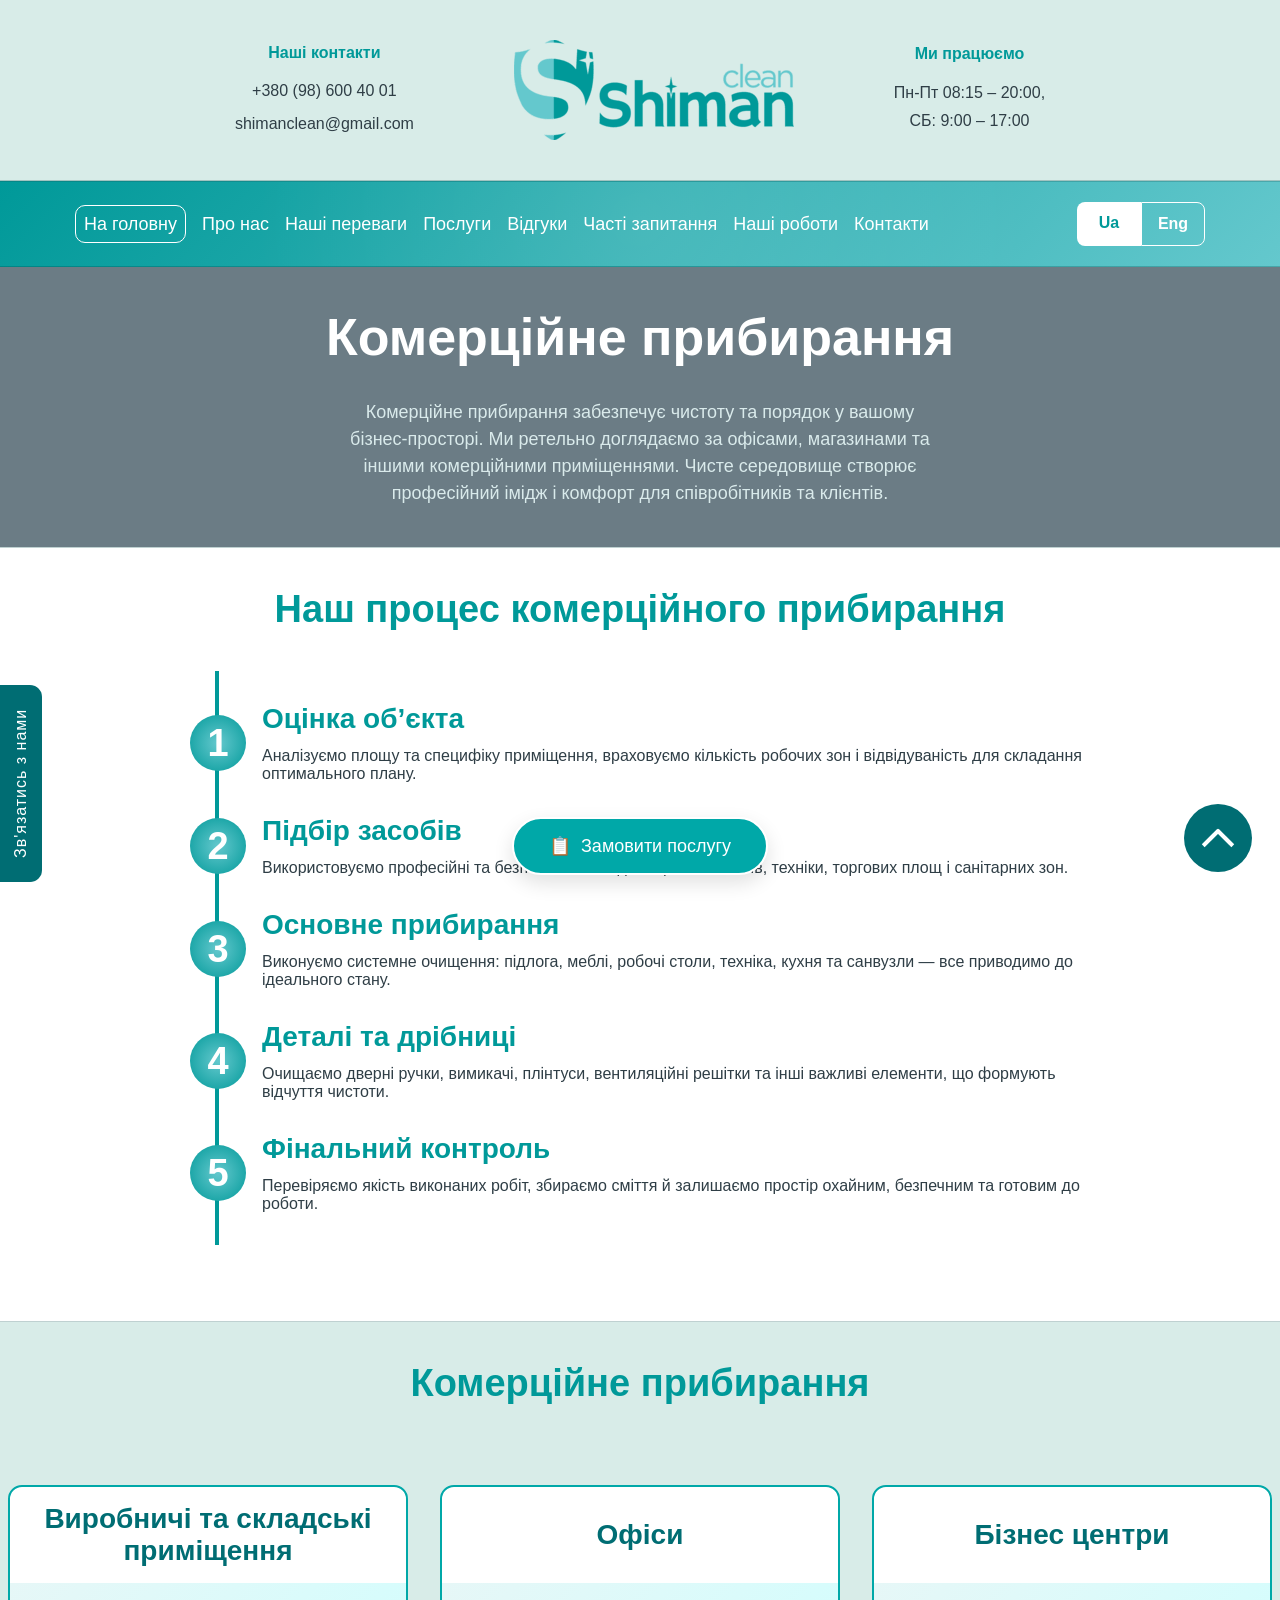
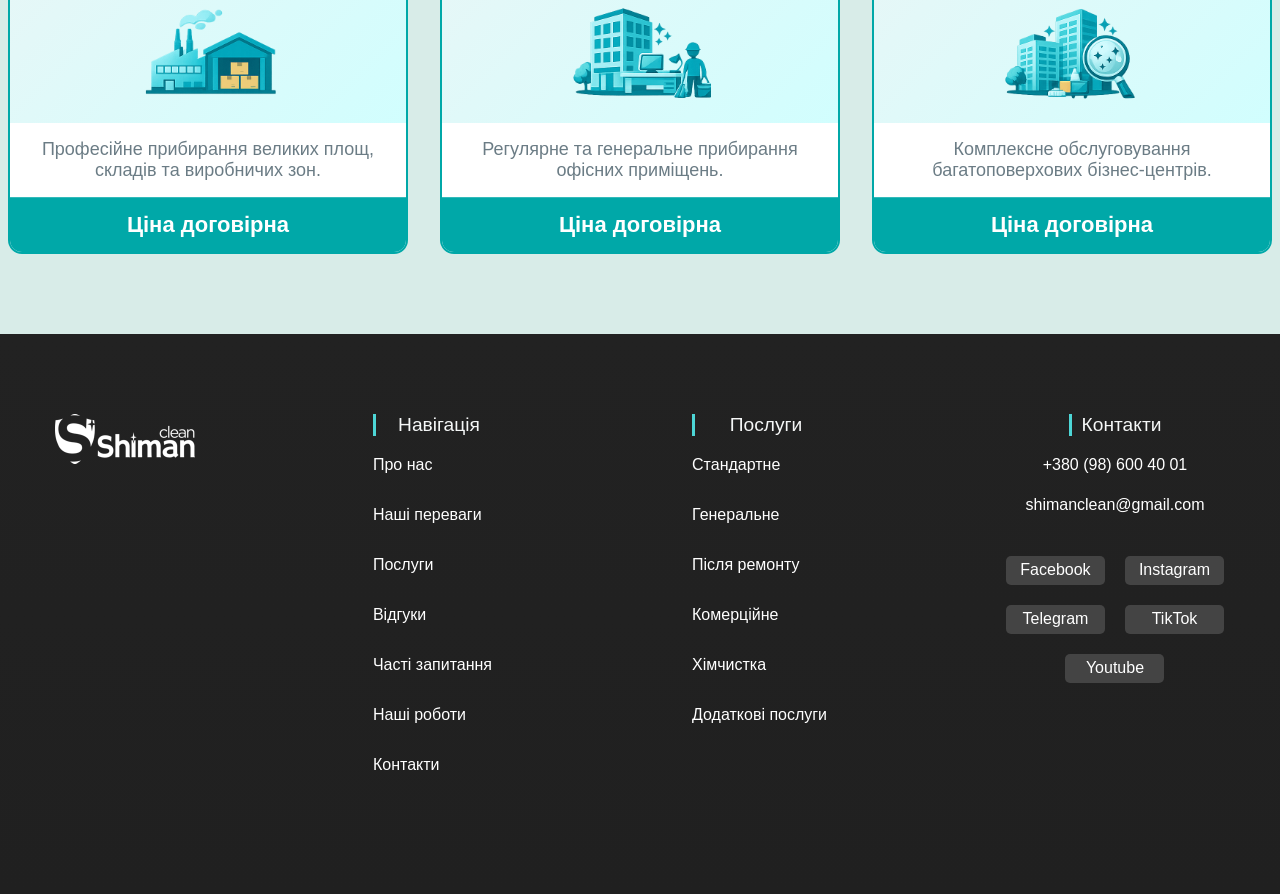
<file: pages/ua-commercialCleaning.html>
<!doctype html>
<html lang="uk">
  <head>
    <meta charset="UTF-8" />
    <meta name="viewport" content="width=device-width, initial-scale=1.0" />

    <title>Стандартне прибирання у Львові | Shiman</title>

    <meta
      name="description"
      content="Стандартне прибирання у Львові від Shiman. Швидке та якісне очищення квартир і офісів."
    />

    <meta
      name="keywords"
      content="стандартне прибирання Львів, клінінг Shiman, прибирання квартир Львів"
    />

    <!-- Канонічна сторінка -->
    <link rel="canonical" href="https://shiman.com.ua/standard-cleaning.html" />

    <!-- Open Graph -->
    <meta property="og:title" content="Стандартне прибирання | Shiman" />
    <meta
      property="og:description"
      content="Професійне стандартне прибирання квартир і будинків у Львові."
    />
    <meta property="og:type" content="website" />
    <meta name="theme-color" content="#009999">

<link rel="icon" type="image/png" href="../favicons/favicon-96x96.png" sizes="96x96" />
<link rel="icon" type="image/svg+xml" href="../favicons/favicon.svg" />
<link rel="shortcut icon" href="../favicons/favicon.ico" />
<link rel="apple-touch-icon" sizes="180x180" href="../favicons/apple-touch-icon.png" />
<meta name="apple-mobile-web-app-title" content="Shiman clean" />
<link rel="manifest" href="../favicons/site.webmanifest" />

    <link rel="stylesheet" href="../styles/reset.css" />
    <link rel="stylesheet" href="../styles/general.css" />
    <link rel="stylesheet" href="../styles/service.css" />
  </head>

  <body>
    <header id="header" class="header">
      <div class="header-top-section">
        <div class="container">
          <div class="top-header">
            <div class="header-contact">
              <span class="header-contact-title">Наші контакти</span>
              <a href="tel:+380986004001" class="header-tell">+380 (98) 600 40 01</a>
              <a href="mailto:shimanclean@gmail.com" class="header-email"
                >shimanclean@gmail.com</a
              >
            </div>

            <div class="header-logo-wrap">
              <a href="index.html" class="header-logo-link">
                <img
                  src="../images/ShimanCleanLogoDark.png"
                  alt="logo"
                  class="header-logo"
                />
              </a>
            </div>

            <div class="header-work-time-wrap">
              <span class="header-worktime-title">Ми працюємо</span>
              <span class="header-work-time">
                Пн-Пт 08:15 – 20:00, <br />
                СБ: 9:00 – 17:00
              </span>
            </div>
          </div>
        </div>
      </div>
    </header>
    <div class="header-bottom-section">
      <div class="container">
        <div class="bottom-header">
          <button type="button" class="open-mobile-menu">
            <span class="mobile-menu-line"></span>
            <span class="mobile-menu-line"></span>
            <span class="mobile-menu-line"></span>
          </button>
          <nav class="header-nav">
            <ul class="header-nav-list">
              <li class="header-nav-item">
                <a href="../index.html" class="header-nav-link">На головну</a>
              </li>
              <li class="header-nav-item">
                <a href="../index.html#about" class="header-nav-link"
                  >Про нас</a
                >
              </li>
              <li class="header-nav-item">
                <a href="../index.html#advantages" class="header-nav-link"
                  >Наші переваги</a
                >
              </li>
              <li class="header-nav-item">
                <a href="../index.html#services" class="header-nav-link"
                  >Послуги</a
                >
              </li>
              <li class="header-nav-item">
                <a href="../index.html#reviews" class="header-nav-link"
                  >Відгуки</a
                >
              </li>
              <li class="header-nav-item">
                <a href="../index.html#asks" class="header-nav-link"
                  >Часті запитання</a
                >
              </li>
              <li class="header-nav-item">
                <a href="../index.html#ourWorks" class="header-nav-link"
                  >Наші роботи</a
                >
              </li>
              <li class="header-nav-item">
                <a href="../index.html#contacts" class="header-nav-link"
                  >Контакти</a
                >
              </li>
            </ul>
          </nav>
          <div class="lang-switch">
            <a href="index.html" class="ukrainian lang-selected">Ua</a>
            <a href="./eng-home.html" class="english lang">Eng</a>
          </div>
        </div>
      </div>
    </div>

    <main class="main">
      <section class="hero" id="hero">
  <div class="container hero-container">
    <h1 class="hero-title">Комерційне прибирання</h1>
    <p class="hero-subtitle">
      Комерційне прибирання забезпечує чистоту та порядок у вашому бізнес‑просторі.
      Ми ретельно доглядаємо за офісами, магазинами та іншими комерційними
      приміщеннями. Чисте середовище створює професійний імідж і комфорт для
      співробітників та клієнтів.
    </p>
  </div>
</section>

<section class="process">
  <div class="container">
    <h2 class="section-title">Наш процес комерційного прибирання</h2>
    <div class="timeline-horizontal">
      <div class="timeline"></div>
      <div class="step">
        <div class="circle">1</div>
        <div class="step-content">
          <h3 class="step-title">Оцінка об’єкта</h3>
          <p class="step-describe">
            Аналізуємо площу та специфіку приміщення, враховуємо кількість робочих
            зон і відвідуваність для складання оптимального плану.
          </p>
        </div>
      </div>
      <div class="step">
        <div class="circle">2</div>
        <div class="step-content">
          <h3 class="step-title">Підбір засобів</h3>
          <p class="step-describe">
            Використовуємо професійні та безпечні засоби для офісних меблів,
            техніки, торгових площ і санітарних зон.
          </p>
        </div>
      </div>
      <div class="step">
        <div class="circle">3</div>
        <div class="step-content">
          <h3 class="step-title">Основне прибирання</h3>
          <p class="step-describe">
            Виконуємо системне очищення: підлога, меблі, робочі столи, техніка,
            кухня та санвузли — все приводимо до ідеального стану.
          </p>
        </div>
      </div>
      <div class="step">
        <div class="circle">4</div>
        <div class="step-content">
          <h3 class="step-title">Деталі та дрібниці</h3>
          <p class="step-describe">
            Очищаємо дверні ручки, вимикачі, плінтуси, вентиляційні решітки та
            інші важливі елементи, що формують відчуття чистоти.
          </p>
        </div>
      </div>
      <div class="step">
        <div class="circle">5</div>
        <div class="step-content">
          <h3 class="step-title">Фінальний контроль</h3>
          <p class="step-describe">
            Перевіряємо якість виконаних робіт, збираємо сміття й залишаємо
            простір охайним, безпечним та готовим до роботи.
          </p>
        </div>
      </div>
    </div>
  </div>
</section>
<section class="commercial-cleaning">
  <h2 class="section-title">Комерційне прибирання</h2>
  <div class="cleaning-cards">
    <div class="cleaning-card">
      <h3 class="cleaning-title">Виробничі та складські приміщення</h3>
      <img src="../images/shiman-commercial-first.png" alt="Виробничі та складські приміщення" class="cleaning-img">
      <p class="cleaning-text">Професійне прибирання великих площ, складів та виробничих зон.</p>
      <span class="cleaning-price">Ціна договірна</span>
    </div>
    <div class="cleaning-card">
      <h3 class="cleaning-title">Офіси</h3>
      <img src="../images/shiman-commercial-second.png" alt="Офіси" class="cleaning-img">
      <p class="cleaning-text">Регулярне та генеральне прибирання офісних приміщень.</p>
      <span class="cleaning-price">Ціна договірна</span>
    </div>
    <div class="cleaning-card">
      <h3 class="cleaning-title">Бізнес центри</h3>
      <img src="../images/shiman-commercial-third.png" alt="Бізнес центри" class="cleaning-img">
      <p class="cleaning-text">Комплексне обслуговування багатоповерхових бізнес‑центрів.</p>
      <span class="cleaning-price">Ціна договірна</span>
    </div>
  </div>
</section>



      
    </main>

    <footer class="footer" id="contacts">
      <div class="container footer-container">
        <div class="footer-logo-wrap">
          <a href="index.html" class="footer-logo-link">
            <img
              src="../images/ShimanCleanLogoLight.png"
              alt="logo"
              class="footer-logo"
            />
          </a>
        </div>
        <div class="footer-content-wrap">
          <div class="footer-nav">
            <h2 class="footer-nav-title">Навігація</h2>
            <ul class="footer-nav-list">
              <li class="footer-nav-item">
                <a href="../index.html#about" class="footer-nav-link"
                  >Про нас</a
                >
              </li>
              <li class="header-nav-item">
                <a href="../index.html#advantages" class="footer-nav-link"
                  >Наші переваги</a
                >
              </li>
              <li class="footer-nav-item">
                <a href="../index.html#services" class="footer-nav-link"
                  >Послуги</a
                >
              </li>
              <li class="footer-nav-item">
                <a href="../index.html#reviews" class="footer-nav-link"
                  >Відгуки</a
                >
              </li>
              <li class="footer-nav-item">
                <a href="../index.html#asks" class="footer-nav-link"
                  >Часті запитання</a
                >
              </li>
              <li class="footer-nav-item">
                <a href="../index.html#ourWorks" class="footer-nav-link"
                  >Наші роботи</a
                >
              </li>
              <li class="footer-nav-item">
                <a href="../index.html#contacts" class="footer-nav-link"
                  >Контакти</a
                >
              </li>
            </ul>
          </div>
          <div class="footer-services">
            <h2 class="footer-services-title">Послуги</h2>

            <ul class="footer-services-list">
              <li class="footer-services-item">
                <a href="./ua-standart.html" class="footer-services-link"
                  >Стандартне</a
                >
              </li>
              <li class="footer-services-item">
                <a href="./ua-general.html" class="footer-services-link"
                  >Генеральне</a
                >
              </li>
              <li class="footer-services-item">
                <a href="./ua-afterRepair.html" class="footer-services-link"
                  >Після ремонту</a
                >
              </li>
              <li class="footer-services-item">
                <a href="./ua-commercialCleaning.html" class="footer-services-link">Комерційне</a>
              </li>
              <li class="footer-services-item">
                <a href="./ua-dryCleaner.html" class="footer-services-link"
                  >Хімчистка</a
                >
              </li>
              <li class="footer-services-item">
                <a href="../pages/ua-additionalServices.html" class="footer-services-link">Додаткові послуги</a>
              </li>
            </ul>
          </div>
        </div>
        <div class="footer-contacts">
          <h2 class="footer-contacts-title">Контакти</h2>
          <a href="tel:+380986004001" class="footer-tell">+380 (98) 600 40 01</a>
          <a href="mailto:shimanclean@gmail.com" class="footer-email"
            >shimanclean@gmail.com</a
          >
          <div class="footer-socials">
            <a href="https://facebook.com/yourpage" class="footer-social-link"
              >Facebook</a
            >
            <a href="https://www.instagram.com/shiman_clean?igsh=MW1xZmp2YWpkbTUxaA%3D%3D&utm_source=qr" class="footer-social-link"
              >Instagram</a
            >
            <a href="https://t.me/ShimanClean" class="footer-social-link"
              >Telegram</a
            >
            <a href="https://www.tiktok.com/@shimancleann?is_from_webapp=1" class="footer-social-link"
              >TikTok</a
            >
            <a href="#" class="footer-social-link"
              >Youtube</a
            >
          </div>
        </div>
      </div>
    </footer>

    <a href="#order-form" class="floating-order-btn">
      <span class="btn-icon">📋</span>
      <span class="btn-text">Замовити послугу</span>
    </a>

    <div class="mobile-menu">
      <div class="mobile-menu-contact">
        <span class="mobile-menu-contact-title">Наші контакти</span>
        <a href="tel:+380986004001" class="mobile-menu-tell">+380 (98) 600 40 01</a>
        <a href="mailto:shimanclean@gmail.com" class="mobile-menu-email">
          shimanclean@gmail.com</a
        >
      </div>
      <div class="mobile-menu-work-time-wrap">
        <span class="mobile-menu-worktime-title">Ми працюємо</span>
        <span class="mobile-menu-work-time">
          Пн-Пт 08:15 – 20:00, <br />
          СБ: 9:00 – 17:00
        </span>
      </div>

      <ul class="mobile-menu-nav-list">
        <li class="mobile-menu-nav-item">
          <a href="../index.html#about" class="mobile-menu-nav-link">Про нас</a>
        </li>
        <li class="header-nav-item">
          <a href="../index.html#advantages" class="mobile-menu-nav-link"
            >Наші переваги</a
          >
        </li>
        <li class="mobile-menu-nav-item">
          <a href="../index.html#services" class="mobile-menu-nav-link"
            >Послуги</a
          >
        </li>
        <li class="mobile-menu-nav-item">
          <a href="../index.html#reviews" class="mobile-menu-nav-link"
            >Відгуки</a
          >
        </li>
        <li class="mobile-menu-nav-item">
          <a href="../index.html#asks" class="mobile-menu-nav-link"
            >Часті запитання</a
          >
        </li>
        <li class="mobile-menu-nav-item">
          <a href="../index.html#ourWorks" class="mobile-menu-nav-link"
            >Наші роботи</a
          >
        </li>
        <li class="mobile-menu-nav-item">
          <a href="../index.html#contacts" class="mobile-menu-nav-link"
            >Контакти</a
          >
        </li>
      </ul>
      <div class="mobile-menu-socials">
        <a href="https://facebook.com/yourpage" class="mobile-menu-social-link"
          >Facebook</a
        >
        <a href="https://www.instagram.com/shiman_clean?igsh=MW1xZmp2YWpkbTUxaA%3D%3D&utm_source=qr" class="mobile-menu-social-link"
          >Instagram</a
        >
        <a href="https://t.me/ShimanClean" class="mobile-menu-social-link"
          >Telegram</a
        >
        <a href="https://www.tiktok.com/@shimancleann?is_from_webapp=1" class="mobile-menu-social-link"
          >TikTok</a
        >
        <a href="#" class="mobile-menu-social-link"
          >Youtube</a
        >
      </div>

      <div class="mobile-menu-exit-btns">
        <a href="../index.html" class="on-the-main">На головну</a>
        <button type="button" class="close-mobile-menu">Закрити</button>
      </div>
    </div>

    <button type="button" class="onTop">
      <span class="onTop-line"></span>
      <span class="onTop-line"></span>
    </button>

<button class="contact-btn" type="button">Зв'язатись з нами</button>

    <div class="contact-backdrop">
      <div class="contact-modal">
        <button class="close-contact-modal" type="button">
          <span class="close-line"></span>
          <span class="close-line"></span>
        </button>
        <div class="contact-wrap">
          <h3 class="contact-title">Напишіть нам:</h3>
          <a href="mailto:shimanclean@gmail.com" class="contact-email"
            >shimanclean@gmail.com</a
          >
        </div>
        <div class="contact-wrap">
          <h3 class="contact-title">Подзвоніть нам:</h3>
          <a href="tel:+380986004001" class="contact-tell">+380 (98) 600 40 01</a>
        </div>
        <div class="contact-wrap">
          <h3 class="contact-title">Замовте дзвінок:</h3>
          <a href="#" class="contact-order-tell">Замовити</a>
        </div>
      </div>
    </div>

    <script type="module" src="../scripts/services.js"></script>
  </body>
</html>
</file>
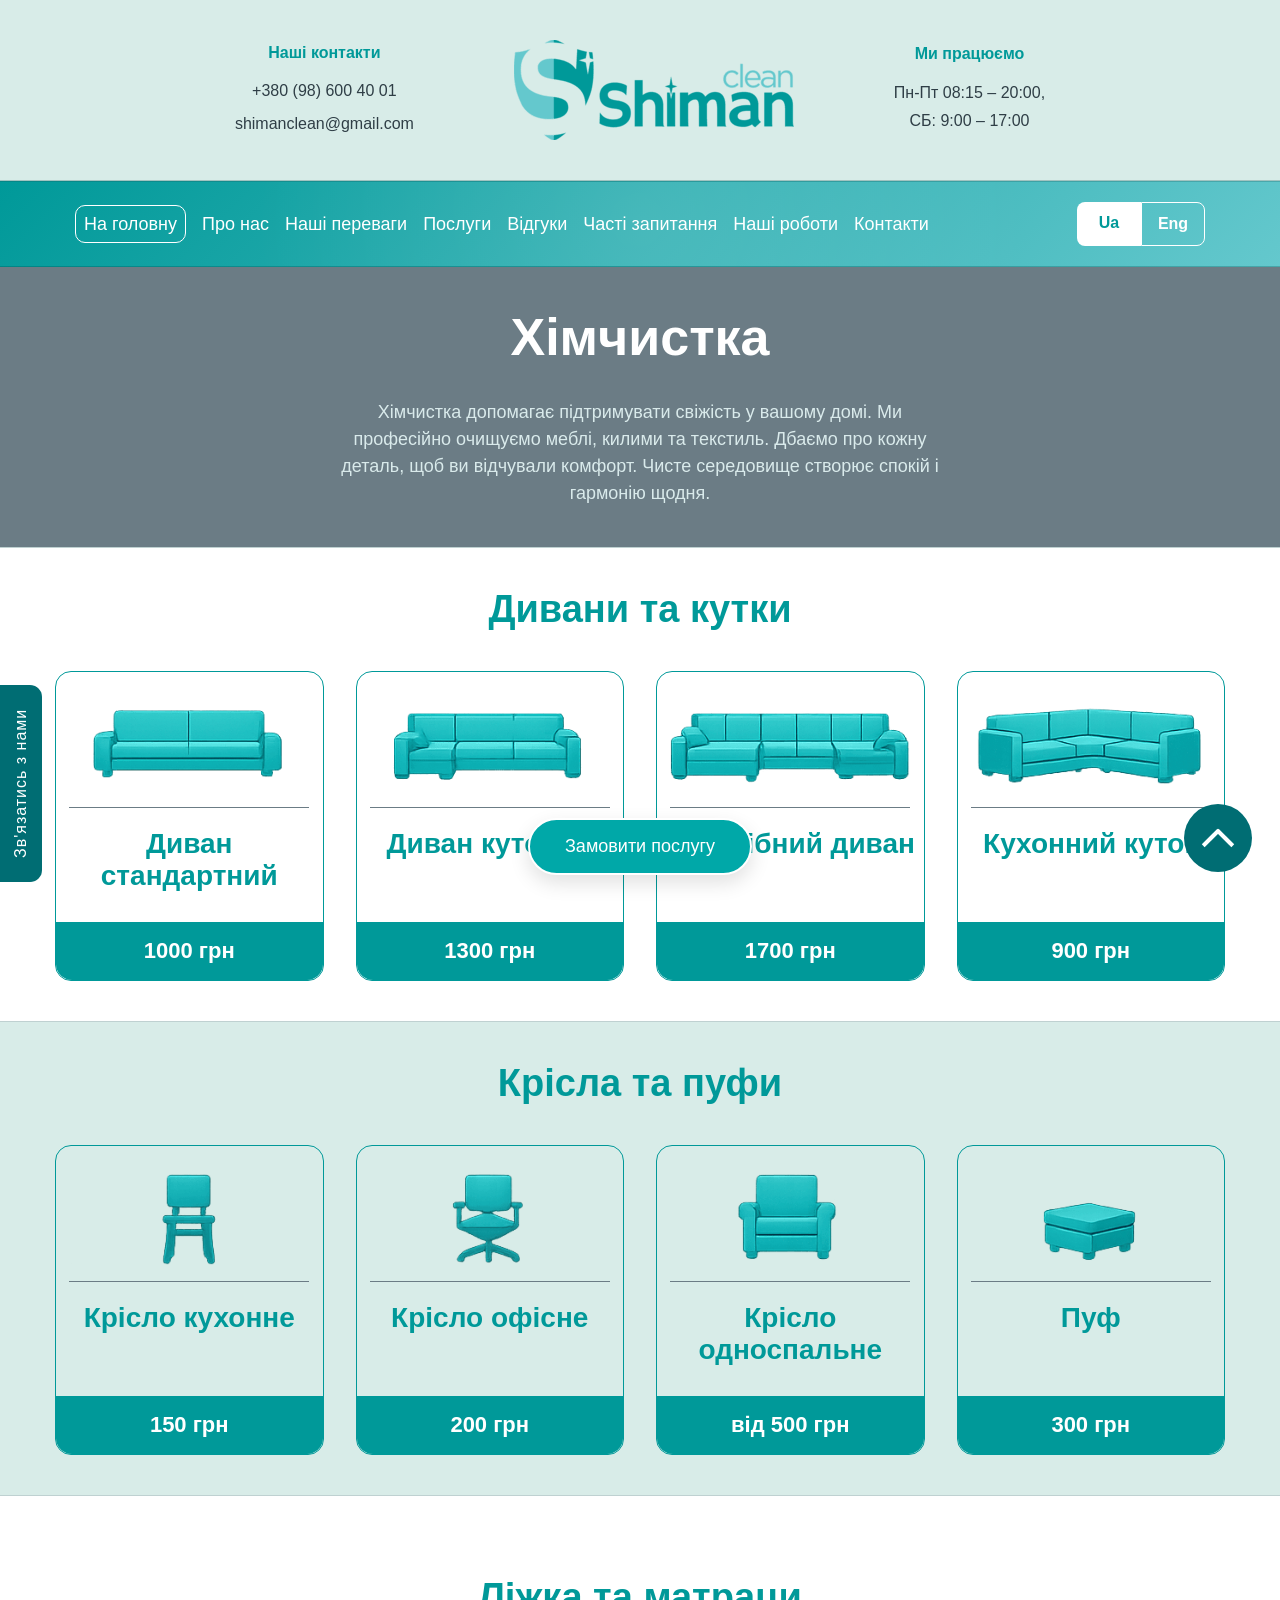
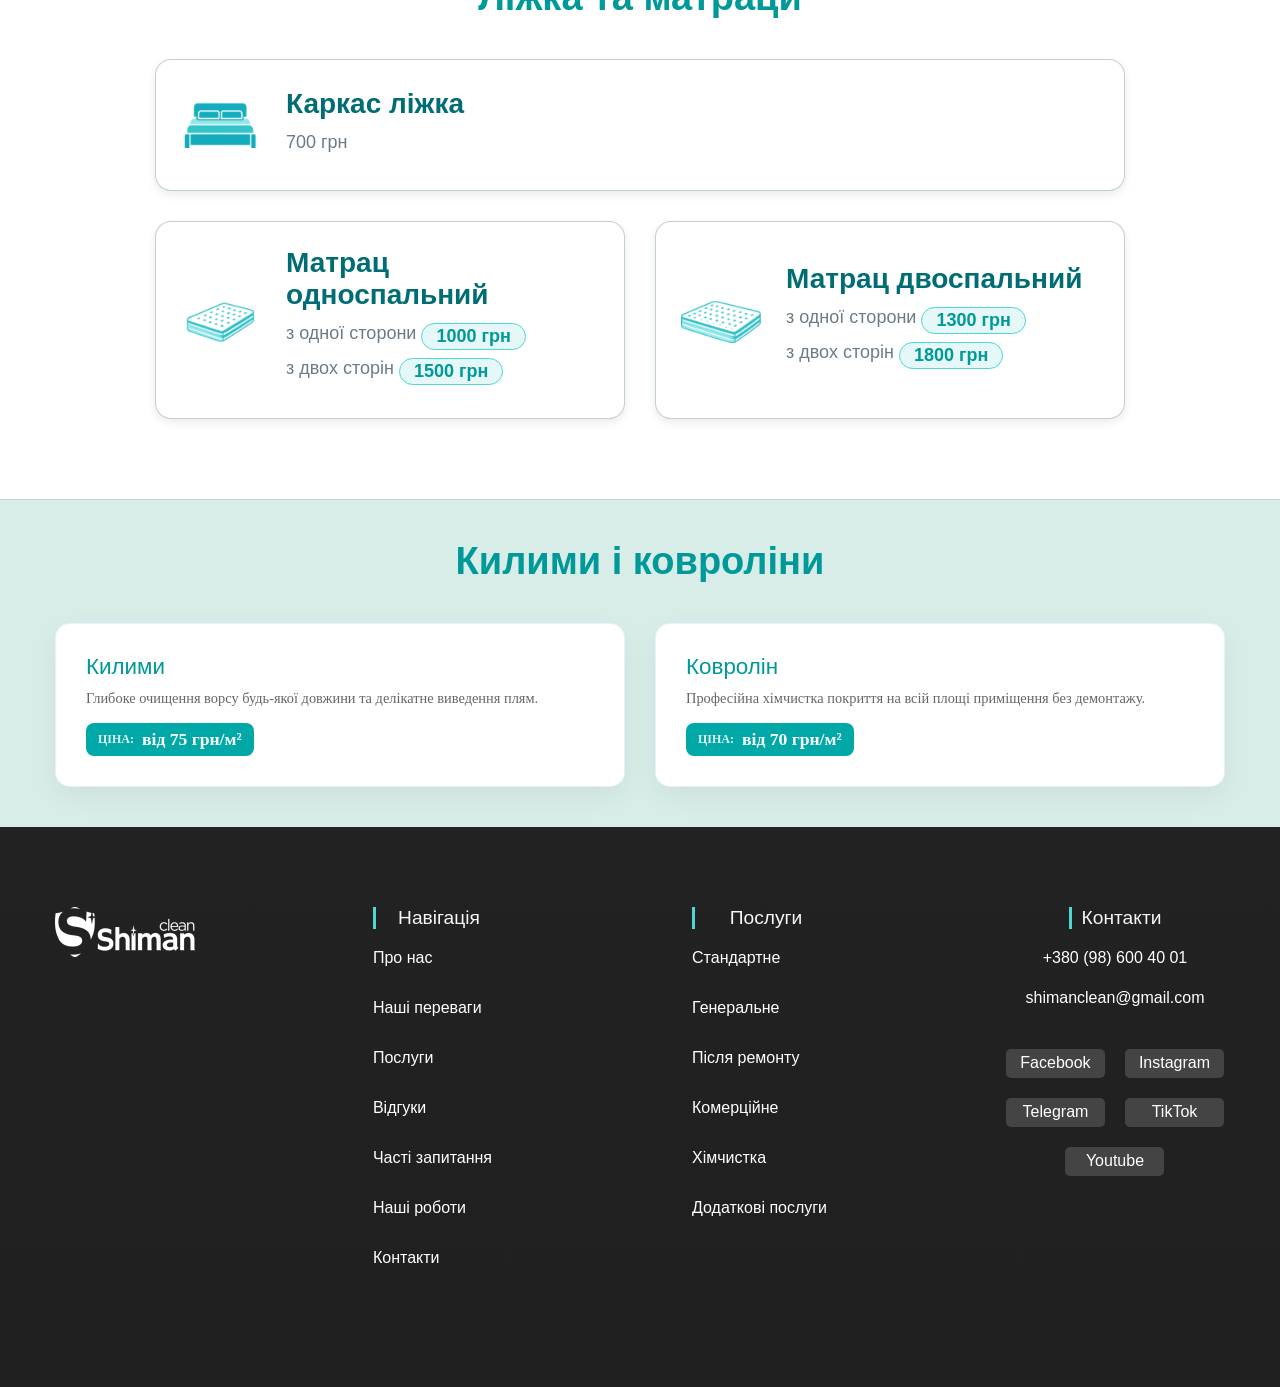
<file: pages/ua-dryCleaner.html>
<!doctype html>
<html lang="uk">
  <head>
    <meta charset="UTF-8" />
    <meta name="viewport" content="width=device-width, initial-scale=1.0" />

    <title>Хімчистка у Львові | Shiman</title>

    <meta
      name="description"
      content="Професійна хімчистка у Львові від Shiman. Очищення меблів, килимів та текстилю з гарантією якості."
    />

    <meta
      name="keywords"
      content="Хімчистка Львів, хімчистка меблів Львів, хімчистка килимів Львів, Shiman"
    />

    <!-- Канонічна сторінка -->
    <link
      rel="canonical"
      href="https://shiman.com.ua/chemistry-cleaning.html"
    />

    <!-- Open Graph -->
    <meta property="og:title" content="Хімчистка у Львові | Shiman" />
    <meta
      property="og:description"
      content="Shiman — професійна хімчистка меблів, килимів та текстилю у Львові."
    />
    <meta property="og:type" content="website" />
    <meta
      property="og:url"
      content="https://shiman.com.ua/chemistry-cleaning.html"
    />

<link rel="icon" type="image/png" href="../favicons/favicon-96x96.png" sizes="96x96" />
<link rel="icon" type="image/svg+xml" href="../favicons/favicon.svg" />
<link rel="shortcut icon" href="../favicons/favicon.ico" />
<link rel="apple-touch-icon" sizes="180x180" href="../favicons/apple-touch-icon.png" />
<meta name="apple-mobile-web-app-title" content="Shiman clean" />
<link rel="manifest" href="../favicons/site.webmanifest" />

    <link rel="stylesheet" href="../styles/reset.css" />
    <link rel="stylesheet" href="../styles/general.css" />
    <link rel="stylesheet" href="../styles/service.css" />
  </head>

  <body>
    <header id="header" class="header">
      <div class="header-top-section">
        <div class="container">
          <div class="top-header">
            <div class="header-contact">
              <span class="header-contact-title">Наші контакти</span>
              <a href="tel:+380986004001" class="header-tell">+380 (98) 600 40 01</a>
              <a href="mailto:shimanclean@gmail.com" class="header-email"
                >shimanclean@gmail.com</a
              >
            </div>

            <div class="header-logo-wrap">
              <a href="index.html" class="header-logo-link">
                <img
                  src="../images/ShimanCleanLogoDark.png"
                  alt="logo"
                  class="header-logo"
                />
              </a>
            </div>

            <div class="header-work-time-wrap">
              <span class="header-worktime-title">Ми працюємо</span>
              <span class="header-work-time">
                Пн-Пт 08:15 – 20:00, <br />
                СБ: 9:00 – 17:00
              </span>
            </div>
          </div>
        </div>
      </div>
    </header>
    <div class="header-bottom-section">
      <div class="container">
        <div class="bottom-header">
          <button type="button" class="open-mobile-menu">
            <span class="mobile-menu-line"></span>
            <span class="mobile-menu-line"></span>
            <span class="mobile-menu-line"></span>
          </button>
          <nav class="header-nav">
            <ul class="header-nav-list">
              <li class="header-nav-item">
                <a href="../index.html" class="header-nav-link">На головну</a>
              </li>
              <li class="header-nav-item">
                <a href="../index.html#about" class="header-nav-link"
                  >Про нас</a
                >
              </li>
              <li class="header-nav-item">
                <a href="../index.html#advantages" class="header-nav-link"
                  >Наші переваги</a
                >
              </li>
              <li class="header-nav-item">
                <a href="../index.html#services" class="header-nav-link"
                  >Послуги</a
                >
              </li>
              <li class="header-nav-item">
                <a href="../index.html#reviews" class="header-nav-link"
                  >Відгуки</a
                >
              </li>
              <li class="header-nav-item">
                <a href="../index.html#asks" class="header-nav-link"
                  >Часті запитання</a
                >
              </li>
              <li class="header-nav-item">
                <a href="../index.html#ourWorks" class="header-nav-link"
                  >Наші роботи</a
                >
              </li>
              <li class="header-nav-item">
                <a href="../index.html#contacts" class="header-nav-link"
                  >Контакти</a
                >
              </li>
            </ul>
          </nav>
          <div class="lang-switch">
            <a href="./ua-dryCleaner.html" class="ukrainian lang-selected">Ua</a>
            <a href="./eng-dryCleaner.html" class="english lang">Eng</a>
          </div>
        </div>
      </div>
    </div>

    <main class="main">
      <section class="hero" id="hero">
        <div class="container hero-container">
          <h1 class="hero-title">Хімчистка</h1>
          <p class="hero-subtitle">
            Хімчистка допомагає підтримувати свіжість у вашому домі. Ми
            професійно очищуємо меблі, килими та текстиль. Дбаємо про кожну
            деталь, щоб ви відчували комфорт. Чисте середовище створює спокій і
            гармонію щодня.
          </p>
        </div>
      </section>
      <section class="sofas">
        <div class="container">
          <h2 class="section-title">Дивани та кутки</h2>
          <div class="sofas-box">
            <div class="sofa-card">
              <img
                src="../images/shiman-sofa-first.png"
                alt="sofa"
                class="sofa-img"
              />
              <div class="sofa-info">
                <h3 class="sofa-title">Диван стандартний</h3>
                <h4 class="sofa-price">1000 грн</h4>
              </div>
            </div>
            <div class="sofa-card">
              <img
                src="../images/shiman-sofa-second.png"
                alt="sofa"
                class="sofa-img"
              />
              <div class="sofa-info">
                <h3 class="sofa-title">Диван кутовий</h3>
                <h4 class="sofa-price">1300 грн</h4>
              </div>
            </div>
            <div class="sofa-card">
              <img
                src="../images/shiman-sofa-third.png"
                alt="sofa"
                class="sofa-img"
              />
              <div class="sofa-info">
                <h3 class="sofa-title">П-подібний диван</h3>
                <h4 class="sofa-price">1700 грн</h4>
              </div>
            </div>
            <div class="sofa-card">
              <img
                src="../images/shiman-sofa-fourth.png"
                alt="sofa"
                class="sofa-img"
              />
              <div class="sofa-info">
                <h3 class="sofa-title">Кухонний куток</h3>
                <h4 class="sofa-price">900 грн</h4>
              </div>
            </div>
          </div>
        </div>
      </section>
      <section class="chairs">
        <div class="container">
          <h2 class="section-title">Крісла та пуфи</h2>
          <div class="chairs-box">
            <div class="chair-card">
              <img
                src="../images/shiman-chair-first.png"
                alt="chair"
                class="chair-img"
              />
              <div class="chair-info">
                <h3 class="chair-title">Крісло кухонне</h3>
                <h4 class="chair-price">150 грн</h4>
              </div>
            </div>
            <div class="chair-card">
              <img
                src="../images/shiman-chair-second.png"
                alt="chair"
                class="chair-img"
              />
              <div class="chair-info">
                <h3 class="chair-title">Крісло офісне</h3>
                <h4 class="chair-price">200 грн</h4>
              </div>
            </div>
            <div class="chair-card">
              <img
                src="../images/shiman-chair-third.png"
                alt="chair"
                class="chair-img"
              />
              <div class="chair-info">
                <h3 class="chair-title">Крісло односпальне</h3>
                <h4 class="chair-price">від 500 грн</h4>
              </div>
            </div>
            <div class="chair-card">
              <img
                src="../images/shiman-chair-fourth.png"
                alt="chair"
                class="chair-img"
              />
              <div class="chair-info">
                <h3 class="chair-title">Пуф</h3>
                <h4 class="chair-price">300 грн</h4>
              </div>
            </div>
          </div>
        </div>
      </section>
      <section class="beds">
        <div class="container">
          <h2 class="section-title">Ліжка та матраци</h2>
          <div class="beds-box">
            <div class="bed-price-wrap">
              <img
                src="../images/shiman-bed-icon.png"
                alt="Ліжко"
                class="bed-price-img"
              />
              <div class="bed-price-content">
                <h3 class="bed-price-title">Каркас ліжка</h3>
                <h4 class="bed-price">700 грн</h4>
              </div>
            </div>
            <div class="mattress-wrap">
              <div class="bed-price-wrap">
                <img
                  src="../images/shiman-mattress-first.png"
                  alt="Ліжко"
                  class="bed-price-img"
                />
                <div class="bed-price-content">
                  <h3 class="bed-price-title">Матрац односпальний</h3>
                  <h4 class="bed-price">
                    з одної сторони <span class="bed-price-deco">1000 грн</span>
                  </h4>
                  <h4 class="bed-price">
                    з двох сторін <span class="bed-price-deco">1500 грн</span>
                  </h4>
                </div>
              </div>
              <div class="bed-price-wrap">
                <img
                  src="../images/shiman-mattress-second.png"
                  alt="Ліжко"
                  class="bed-price-img"
                />
                <div class="bed-price-content">
                  <h3 class="bed-price-title">Матрац двоспальний</h3>
                  <h4 class="bed-price">
                    з одної сторони <span class="bed-price-deco">1300 грн</span>
                  </h4>
                  <h4 class="bed-price">
                    з двох сторін <span class="bed-price-deco">1800 грн</span>
                  </h4>
                </div>
              </div>
            </div>
          </div>
        </div>
      </section>
      <section class="carpets">
        <div class="container">
          <h2 class="section-title">Килими і ковроліни</h2>
          <div class="carpets-box">
            <div class="carpet-card">
              <div class="carpet-info">
                <h3 class="carpet-title">Килими</h3>
                <p class="carpet-descr">
                  Глибоке очищення ворсу будь-якої довжини та делікатне
                  виведення плям.
                </p>
                <div class="carpet-price-tag">
                  <span class="price-label">Ціна:</span>
                  <span class="price-value">від 75 грн/м²</span>
                </div>
              </div>
            </div>

            <div class="carpet-card">
              <div class="carpet-info">
                <h3 class="carpet-title">Ковролін</h3>
                <p class="carpet-descr">
                  Професійна хімчистка покриття на всій площі приміщення без
                  демонтажу.
                </p>
                <div class="carpet-price-tag">
                  <span class="price-label">Ціна:</span>
                  <span class="price-value">від 70 грн/м²</span>
                </div>
              </div>
            </div>
          </div>
        </div>
      </section>
    </main>

    <footer class="footer" id="contacts">
      <div class="container footer-container">
        <div class="footer-logo-wrap">
          <a href="index.html" class="footer-logo-link">
            <img
              src="../images/ShimanCleanLogoLight.png"
              alt="logo"
              class="footer-logo"
            />
          </a>
        </div>
        <div class="footer-content-wrap">
          <div class="footer-nav">
            <h2 class="footer-nav-title">Навігація</h2>
            <ul class="footer-nav-list">
              <li class="footer-nav-item">
                <a href="../index.html#about" class="footer-nav-link"
                  >Про нас</a
                >
              </li>
              <li class="header-nav-item">
                <a href="../index.html#advantages" class="footer-nav-link"
                  >Наші переваги</a
                >
              </li>
              <li class="footer-nav-item">
                <a href="../index.html#services" class="footer-nav-link"
                  >Послуги</a
                >
              </li>
              <li class="footer-nav-item">
                <a href="../index.html#reviews" class="footer-nav-link"
                  >Відгуки</a
                >
              </li>
              <li class="footer-nav-item">
                <a href="../index.html#asks" class="footer-nav-link"
                  >Часті запитання</a
                >
              </li>
              <li class="footer-nav-item">
                <a href="../index.html#ourWorks" class="footer-nav-link"
                  >Наші роботи</a
                >
              </li>
              <li class="footer-nav-item">
                <a href="../index.html#contacts" class="footer-nav-link"
                  >Контакти</a
                >
              </li>
            </ul>
          </div>
          <div class="footer-services">
            <h2 class="footer-services-title">Послуги</h2>

            <ul class="footer-services-list">
              <li class="footer-services-item">
                <a href="./ua-standart.html" class="footer-services-link"
                  >Стандартне</a
                >
              </li>
              <li class="footer-services-item">
                <a href="./ua-general.html" class="footer-services-link"
                  >Генеральне</a
                >
              </li>
              <li class="footer-services-item">
                <a href="./ua-afterRepair.html" class="footer-services-link"
                  >Після ремонту</a
                >
              </li>
              <li class="footer-services-item">
                <a href="./ua-commercialCleaning.html" class="footer-services-link">Комерційне</a>
              </li>
              <li class="footer-services-item">
                <a href="./ua-dryCleaner.html" class="footer-services-link"
                  >Хімчистка</a
                >
              </li>
              <li class="footer-services-item">
                <a href="../pages/ua-additionalServices.html" class="footer-services-link">Додаткові послуги</a>
              </li>
            </ul>
          </div>
        </div>
        <div class="footer-contacts">
          <h2 class="footer-contacts-title">Контакти</h2>
          <a href="tel:+380986004001" class="footer-tell">+380 (98) 600 40 01</a>
          <a href="mailto:shimanclean@gmail.com" class="footer-email"
            >shimanclean@gmail.com</a
          >
          <div class="footer-socials">
            <a href="https://facebook.com/yourpage" class="footer-social-link"
              >Facebook</a
            >
            <a href="https://www.instagram.com/shiman_clean?igsh=MW1xZmp2YWpkbTUxaA%3D%3D&utm_source=qr" class="footer-social-link"
              >Instagram</a
            >
            <a href="https://t.me/ShimanClean" class="footer-social-link"
              >Telegram</a
            >
            <a href="https://www.tiktok.com/@shimancleann?is_from_webapp=1" class="footer-social-link"
              >TikTok</a
            >
            <a href="#" class="footer-social-link"
              >Youtube</a
            >
          </div>
        </div>
      </div>
    </footer>

    <a href="#order-form" class="floating-order-btn">
      <span class="btn-text">Замовити послугу</span>
    </a>

    <div class="mobile-menu">
      <div class="mobile-menu-contact">
        <span class="mobile-menu-contact-title">Наші контакти</span>
        <a href="tel:+380986004001" class="mobile-menu-tell">+380 (98) 600 40 01</a>
        <a href="mailto:shimanclean@gmail.com" class="mobile-menu-email">
          shimanclean@gmail.com</a
        >
      </div>
      <div class="mobile-menu-work-time-wrap">
        <span class="mobile-menu-worktime-title">Ми працюємо</span>
        <span class="mobile-menu-work-time">
          Пн-Пт 08:15 – 20:00, <br />
          СБ: 9:00 – 17:00
        </span>
      </div>

      <ul class="mobile-menu-nav-list">
        <li class="mobile-menu-nav-item">
          <a href="../index.html#about" class="mobile-menu-nav-link">Про нас</a>
        </li>
        <li class="header-nav-item">
          <a href="../index.html#advantages" class="mobile-menu-nav-link"
            >Наші переваги</a
          >
        </li>
        <li class="mobile-menu-nav-item">
          <a href="../index.html#services" class="mobile-menu-nav-link"
            >Послуги</a
          >
        </li>
        <li class="mobile-menu-nav-item">
          <a href="../index.html#reviews" class="mobile-menu-nav-link"
            >Відгуки</a
          >
        </li>
        <li class="mobile-menu-nav-item">
          <a href="../index.html#asks" class="mobile-menu-nav-link"
            >Часті запитання</a
          >
        </li>
        <li class="mobile-menu-nav-item">
          <a href="../index.html#ourWorks" class="mobile-menu-nav-link"
            >Наші роботи</a
          >
        </li>
        <li class="mobile-menu-nav-item">
          <a href="../index.html#contacts" class="mobile-menu-nav-link"
            >Контакти</a
          >
        </li>
      </ul>
      <div class="mobile-menu-socials">
        <a href="https://facebook.com/yourpage" class="mobile-menu-social-link"
          >Facebook</a
        >
        <a href="https://www.instagram.com/shiman_clean?igsh=MW1xZmp2YWpkbTUxaA%3D%3D&utm_source=qr" class="mobile-menu-social-link"
          >Instagram</a
        >
        <a href="https://t.me/ShimanClean" class="mobile-menu-social-link"
          >Telegram</a
        >
        <a href="https://www.tiktok.com/@shimancleann?is_from_webapp=1" class="mobile-menu-social-link"
          >TikTok</a
        >
        <a href="#" class="mobile-menu-social-link"
          >Youtube</a
        >
      </div>

      <div class="mobile-menu-exit-btns">
        <a href="../index.html" class="on-the-main">На головну</a>
        <button type="button" class="close-mobile-menu">Закрити</button>
      </div>
    </div>

    <button type="button" class="onTop">
      <span class="onTop-line"></span>
      <span class="onTop-line"></span>
    </button>

<button class="contact-btn" type="button">Зв'язатись з нами</button>

    <div class="contact-backdrop">
      <div class="contact-modal">
        <button class="close-contact-modal" type="button">
          <span class="close-line"></span>
          <span class="close-line"></span>
        </button>
        <div class="contact-wrap">
          <h3 class="contact-title">Напишіть нам:</h3>
          <a href="mailto:shimanclean@gmail.com" class="contact-email"
            >shimanclean@gmail.com</a
          >
        </div>
        <div class="contact-wrap">
          <h3 class="contact-title">Подзвоніть нам:</h3>
          <a href="tel:+380986004001" class="contact-tell">+380 (98) 600 40 01</a>
        </div>
        <div class="contact-wrap">
          <h3 class="contact-title">Замовте дзвінок:</h3>
          <a href="#" class="contact-order-tell">Замовити</a>
        </div>
      </div>
    </div>

    <script type="module" src="../scripts/services.js"></script>
  </body>
</html>
</file>
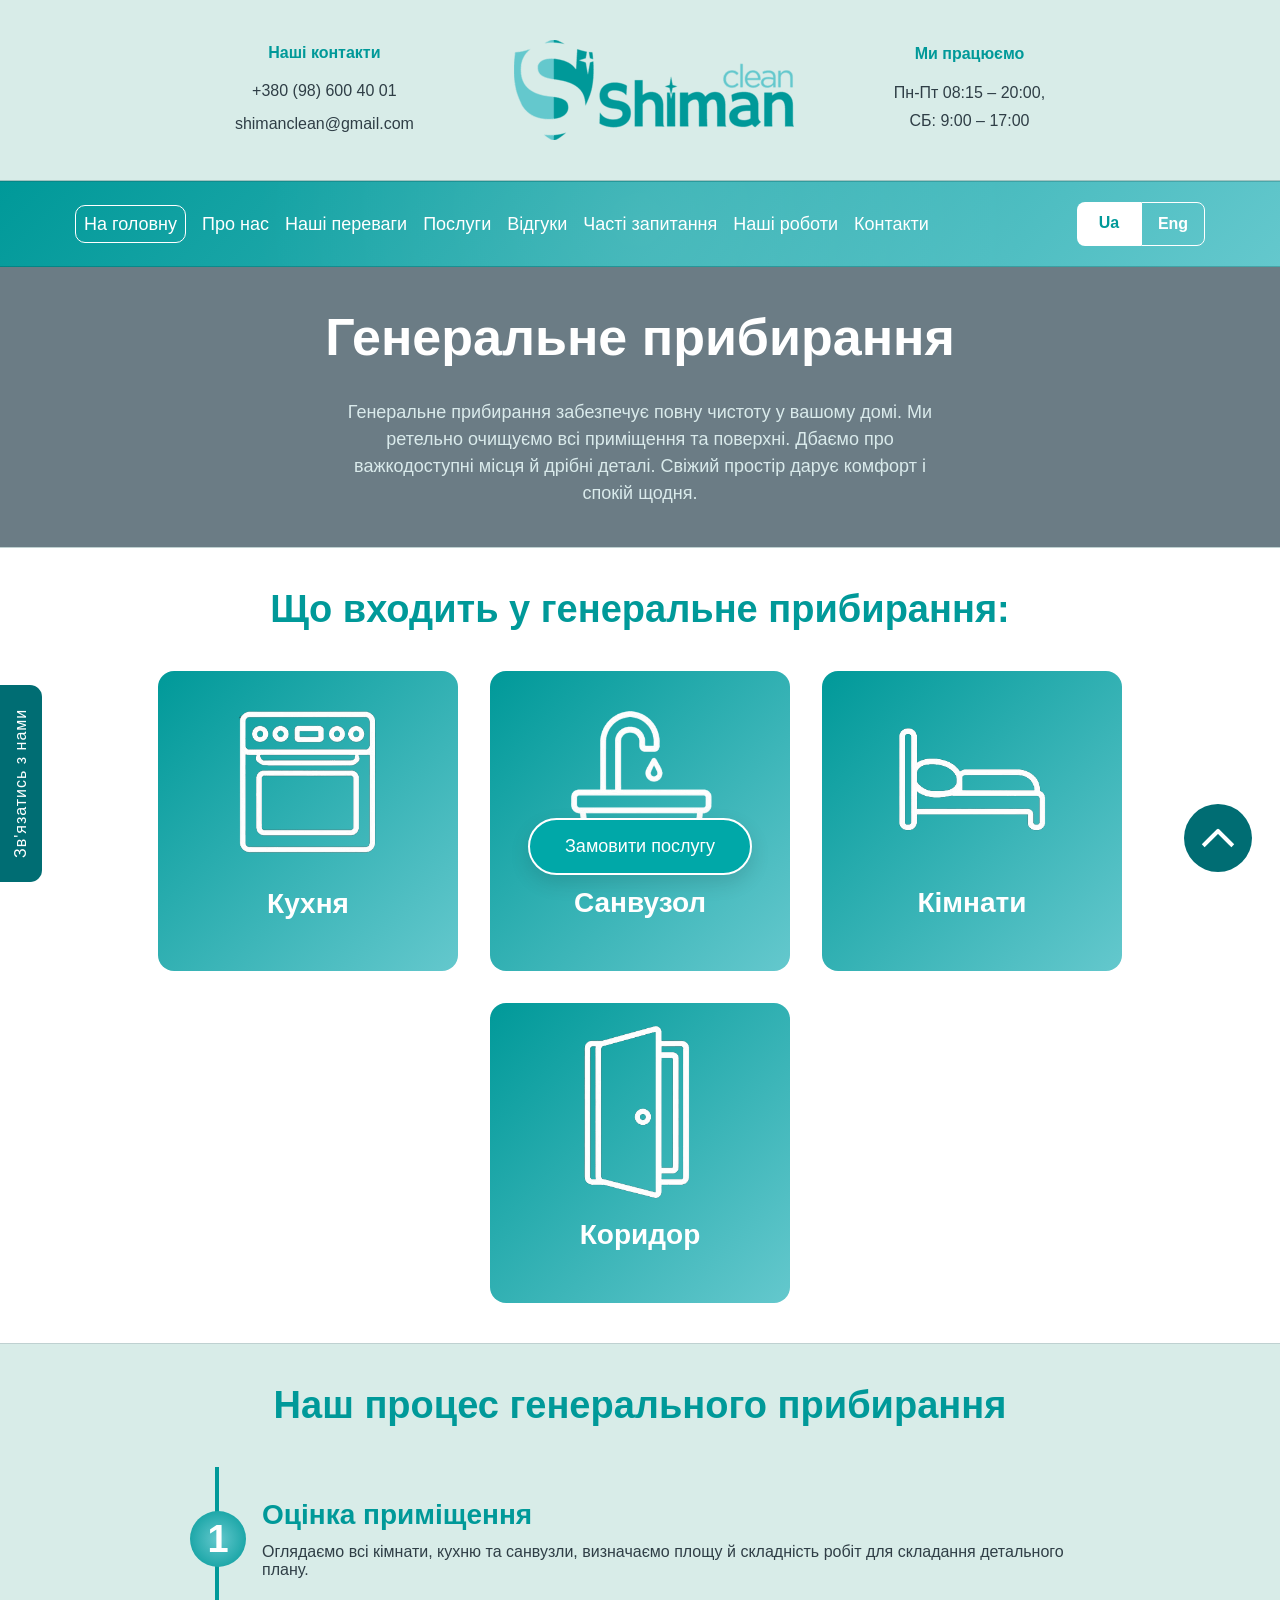
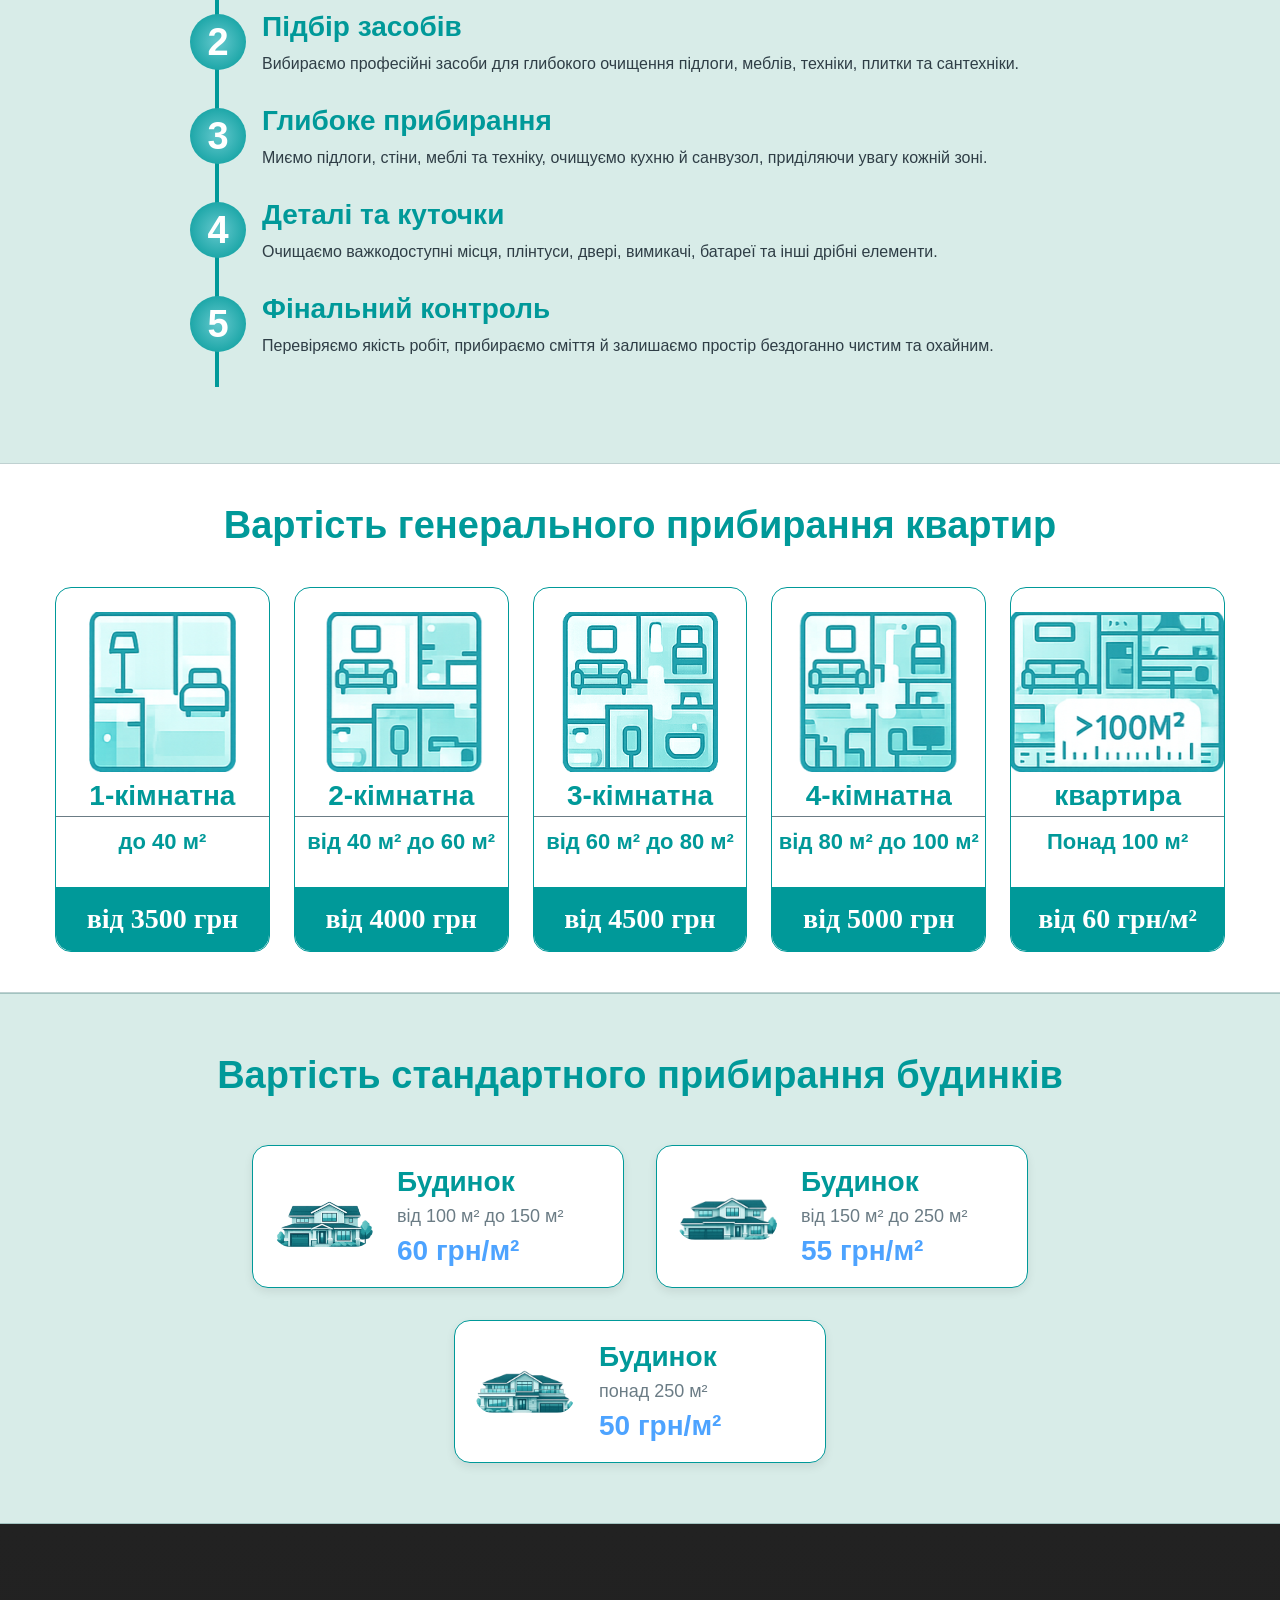
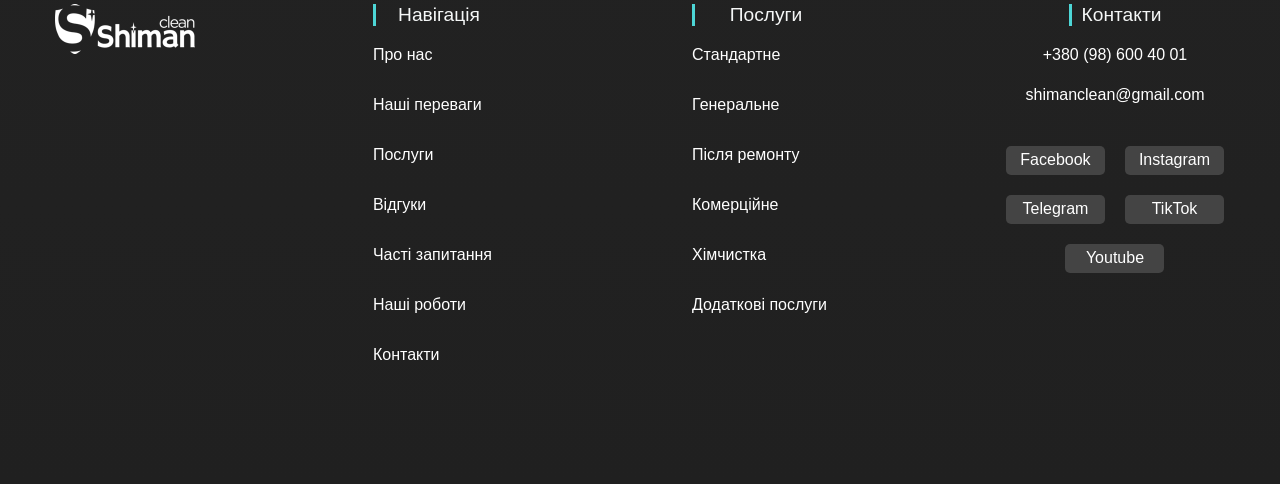
<file: pages/ua-general.html>
<!doctype html>
<html lang="uk">
  <head>
    <meta charset="UTF-8" />
    <meta name="viewport" content="width=device-width, initial-scale=1.0" />

    <title>Генеральне прибирання у Львові | Shiman</title>

    <meta
      name="description"
      content="Генеральне прибирання у Львові від Shiman. Швидке та якісне очищення квартир і офісів."
    />

    <meta
      name="keywords"
      content="генеральне прибирання Львів, клінінг Shiman, прибирання квартир Львів"
    />

    <!-- Канонічна сторінка -->
    <link rel="canonical" href="https://shiman.com.ua/standard-cleaning.html" />

    <!-- Open Graph -->
    <meta property="og:title" content="Генеральне прибирання | Shiman" />
    <meta
      property="og:description"
      content="Професійне генеральне прибирання квартир і будинків у Львові."
    />
    <meta property="og:type" content="website" />

<link rel="icon" type="image/png" href="../favicons/favicon-96x96.png" sizes="96x96" />
<link rel="icon" type="image/svg+xml" href="../favicons/favicon.svg" />
<link rel="shortcut icon" href="../favicons/favicon.ico" />
<link rel="apple-touch-icon" sizes="180x180" href="../favicons/apple-touch-icon.png" />
<meta name="apple-mobile-web-app-title" content="Shiman clean" />
<link rel="manifest" href="../favicons/site.webmanifest" />

    <link rel="stylesheet" href="../styles/reset.css" />
    <link rel="stylesheet" href="../styles/general.css" />
    <link rel="stylesheet" href="../styles/service.css" />
  </head>

  <body>
    <header id="header" class="header">
      <div class="header-top-section">
        <div class="container">
          <div class="top-header">
            <div class="header-contact">
              <span class="header-contact-title">Наші контакти</span>
              <a href="tel:+380986004001" class="header-tell">+380 (98) 600 40 01</a>
              <a href="mailto:shimanclean@gmail.com" class="header-email"
                >shimanclean@gmail.com</a
              >
            </div>

            <div class="header-logo-wrap">
              <a href="index.html" class="header-logo-link">
                <img
                  src="../images/ShimanCleanLogoDark.png"
                  alt="logo"
                  class="header-logo"
                />
              </a>
            </div>

            <div class="header-work-time-wrap">
              <span class="header-worktime-title">Ми працюємо</span>
              <span class="header-work-time">
                Пн-Пт 08:15 – 20:00, <br />
                СБ: 9:00 – 17:00
              </span>
            </div>
          </div>
        </div>
      </div>
    </header>
    <div class="header-bottom-section">
      <div class="container">
        <div class="bottom-header">
          <button type="button" class="open-mobile-menu">
            <span class="mobile-menu-line"></span>
            <span class="mobile-menu-line"></span>
            <span class="mobile-menu-line"></span>
          </button>
          <nav class="header-nav">
            <ul class="header-nav-list">
              <li class="header-nav-item">
                <a href="../index.html" class="header-nav-link">На головну</a>
              </li>
              <li class="header-nav-item">
                <a href="../index.html#about" class="header-nav-link"
                  >Про нас</a
                >
              </li>
              <li class="header-nav-item">
                <a href="../index.html#advantages" class="header-nav-link"
                  >Наші переваги</a
                >
              </li>
              <li class="header-nav-item">
                <a href="../index.html#services" class="header-nav-link"
                  >Послуги</a
                >
              </li>
              <li class="header-nav-item">
                <a href="../index.html#reviews" class="header-nav-link"
                  >Відгуки</a
                >
              </li>
              <li class="header-nav-item">
                <a href="../index.html#asks" class="header-nav-link"
                  >Часті запитання</a
                >
              </li>
              <li class="header-nav-item">
                <a href="../index.html#ourWorks" class="header-nav-link"
                  >Наші роботи</a
                >
              </li>
              <li class="header-nav-item">
                <a href="../index.html#contacts" class="header-nav-link"
                  >Контакти</a
                >
              </li>
            </ul>
          </nav>
          <div class="lang-switch">
            <a href="ua-general.html" class="ukrainian lang-selected">Ua</a>
            <a href="eng-general.html" class="english lang">Eng</a>
          </div>
        </div>
      </div>
    </div>

    <main class="main">
      <section class="hero" id="hero">
        <div class="container hero-container">
          <h1 class="hero-title">Генеральне прибирання</h1>
          <p class="hero-subtitle">
            Генеральне прибирання забезпечує повну чистоту у вашому домі. Ми
            ретельно очищуємо всі приміщення та поверхні. Дбаємо про
            важкодоступні місця й дрібні деталі. Свіжий простір дарує комфорт і
            спокій щодня.
          </p>
        </div>
      </section>

      <section class="includes">
        <div class="container">
          <h2 class="section-title">Що входить у генеральне прибирання:</h2>

          <ul class="includes-list">
            <li class="includes-item">
              <div class="includes-content-front">
                <img
                  src="../images/oven.png"
                  alt="Кухня"
                  class="includes-img"
                />
                <h3 class="includes-title">Кухня</h3>
                <button class="includes-open" type="button">Відкрити</button>
              </div>
              <div class="includes-content-back">
                <ul class="includes-content-list">
                  <li class="includes-content-item">
                    Знежирення стільниць, фасадів і плитки
                  </li>
                  <li class="includes-content-item">
                    Миття плити, духовки та техніки зовні й всередині
                  </li>
                  <li class="includes-content-item">
                    Очищення та полірування раковини, крана, витяжки
                  </li>
                  <li class="includes-content-item">
                    Миття шафок зовні, протирка ручок і деталей
                  </li>
                  <li class="includes-content-item">
                    Дезінфекція місця для сміття, винесення пакета
                  </li>
                </ul>
              </div>
            </li>

            <li class="includes-item">
              <div class="includes-content-front">
                <img
                  src="../images/sink.png"
                  alt="Санвузол"
                  class="includes-img"
                />
                <h3 class="includes-title">Санвузол</h3>
                <button class="includes-open" type="button">Відкрити</button>
              </div>
              <div class="includes-content-back">
                <ul class="includes-content-list">
                  <li class="includes-content-item">
                    Миття унітазу, ванни/душу, плитки
                  </li>
                  <li class="includes-content-item">
                    Очищення раковини, дзеркал і хромованих деталей
                  </li>
                  <li class="includes-content-item">
                    Дезінфекція швів та важкодоступних місць
                  </li>
                  <li class="includes-content-item">
                    Винесення сміття, заміна пакетів
                  </li>
                </ul>
              </div>
            </li>

            <li class="includes-item">
              <div class="includes-content-front">
                <img
                  src="../images/bed.png"
                  alt="Кімнати"
                  class="includes-img"
                />
                <h3 class="includes-title">Кімнати</h3>
                <button class="includes-open" type="button">Відкрити</button>
              </div>
              <div class="includes-content-back">
                <ul class="includes-content-list">
                  <li class="includes-content-item">
                    Видалення пилу з меблів, полиць, техніки
                  </li>
                  <li class="includes-content-item">
                    Протирка підвіконь, батарей, дверей, вимикачів
                  </li>
                  <li class="includes-content-item">
                    Миття дзеркал, скла та освітлювальних приладів
                  </li>
                  <li class="includes-content-item">Зняття павутиння</li>
                </ul>
              </div>
            </li>

            <li class="includes-item">
              <div class="includes-content-front">
                <img
                  src="../images/dor.png"
                  alt="Коридор"
                  class="includes-img"
                />
                <h3 class="includes-title">Коридор</h3>
                <button class="includes-open" type="button">Відкрити</button>
              </div>
              <div class="includes-content-back">
                <ul class="includes-content-list">
                  <li class="includes-content-item">Пилососіння та килимів</li>
                  <li class="includes-content-item">
                    Миття підлоги і плінтусів
                  </li>
                  <li class="includes-content-item">
                    Протирка дверей, вимикачів, розеток
                  </li>
                  <li class="includes-content-item">
                    Очищення дзеркал та декоративних елементів
                  </li>
                </ul>
              </div>
            </li>
          </ul>
        </div>
      </section>

      <section class="process">
        <div class="container">
          <h2 class="section-title">Наш процес генерального прибирання</h2>
          <div class="timeline-horizontal">
            <div class="timeline"></div>

            <div class="step">
              <div class="circle">1</div>
              <div class="step-content">
                <h3 class="step-title">Оцінка приміщення</h3>
                <p class="step-describe">
                  Оглядаємо всі кімнати, кухню та санвузли, визначаємо площу й
                  складність робіт для складання детального плану.
                </p>
              </div>
            </div>

            <div class="step">
              <div class="circle">2</div>
              <div class="step-content">
                <h3 class="step-title">Підбір засобів</h3>
                <p class="step-describe">
                  Вибираємо професійні засоби для глибокого очищення підлоги,
                  меблів, техніки, плитки та сантехніки.
                </p>
              </div>
            </div>

            <div class="step">
              <div class="circle">3</div>
              <div class="step-content">
                <h3 class="step-title">Глибоке прибирання</h3>
                <p class="step-describe">
                  Миємо підлоги, стіни, меблі та техніку, очищуємо кухню й
                  санвузол, приділяючи увагу кожній зоні.
                </p>
              </div>
            </div>

            <div class="step">
              <div class="circle">4</div>
              <div class="step-content">
                <h3 class="step-title">Деталі та куточки</h3>
                <p class="step-describe">
                  Очищаємо важкодоступні місця, плінтуси, двері, вимикачі,
                  батареї та інші дрібні елементи.
                </p>
              </div>
            </div>

            <div class="step">
              <div class="circle">5</div>
              <div class="step-content">
                <h3 class="step-title">Фінальний контроль</h3>
                <p class="step-describe">
                  Перевіряємо якість робіт, прибираємо сміття й залишаємо
                  простір бездоганно чистим та охайним.
                </p>
              </div>
            </div>
          </div>
        </div>
      </section>

      <section class="flat">
        <div class="container">
          <h2 class="section-title">
            Вартість генерального прибирання квартир
          </h2>
          <div class="flat-cards">
            <div class="flat-card">
              <img
                src="../images/shimanOneRoom.png"
                alt="1-кімнатна"
                class="flat-img"
              />
              <h3 class="flat-title">1-кімнатна</h3>
              <h4 class="flat-area">до 40 м²</h4>

              <h3 class="flat-price">від 3500 грн</h3>
            </div>
            <div class="flat-card">
              <img
                src="../images/shimanTwoRooms.png"
                alt="2-кімнатна"
                class="flat-img"
              />
              <h3 class="flat-title">2-кімнатна</h3>
              <h4 class="flat-area">від 40 м² до 60 м²</h4>

              <h3 class="flat-price">від 4000 грн</h3>
            </div>
            <div class="flat-card">
              <img
                src="../images/shimanThreeRooms.png"
                alt="3-кімнатна"
                class="flat-img"
              />
              <h3 class="flat-title">3-кімнатна</h3>
              <h4 class="flat-area">від 60 м² до 80 м²</h4>

              <h3 class="flat-price">від 4500 грн</h3>
            </div>
            <div class="flat-card">
              <img
                src="../images/shimanFourRooms.png"
                alt="4-кімнатна"
                class="flat-img"
              />
              <h3 class="flat-title">4-кімнатна</h3>
              <h4 class="flat-area">від 80 м² до 100 м²</h4>

              <h3 class="flat-price">від 5000 грн</h3>
            </div>
            <div class="flat-card">
              <img
                src="../images/shimanBigFlat.png"
                alt="Понад 100 м²"
                class="flat-img"
              />
              <h3 class="flat-title">квартира</h3>
              <h4 class="flat-area">Понад 100 м²</h4>

              <h3 class="flat-price">від 60 грн/м²</h3>
            </div>
          </div>
        </div>
      </section>

      <section class="house">
        <div class="container">
          <h2 class="section-title">
            Вартість стандартного прибирання будинків
          </h2>
          <div class="house-cards">            
            <div class="house-card">
              <img src="../images/shiman-house-small.png" alt="малий будинок" class="house-img">
              <div class="house-info">
              <h3 class="house-title">Будинок</h3>
              <h4 class="house-area">від 100 м² до 150 м²</h4>

              <h3 class="house-price">60 грн/м²</h3>
              </div>
            </div>
            <div class="house-card">
              <img src="../images/shiman-house-medium.png" alt="середній будинок" class="house-img">
              <div class="house-info">
              <h3 class="house-title">Будинок</h3>
              <h4 class="house-area">від 150 м² до 250 м²</h4>

              <h3 class="house-price">55 грн/м²</h3>
              </div>
            </div>
            <div class="house-card">
              <img src="../images/shiman-house-big.png" alt="великий будинок" class="house-img">
                <div class="house-info">
              <h3 class="house-title">Будинок</h3>
              <h4 class="house-area">понад 250 м²</h4>

              <h3 class="house-price">50 грн/м²</h3>
              </div>
            </div>           
          </div>
        </div>
      </section>
    </main>

    <footer class="footer" id="contacts">
      <div class="container footer-container">
        <div class="footer-logo-wrap">
          <a href="index.html" class="footer-logo-link">
            <img
              src="../images/ShimanCleanLogoLight.png"
              alt="logo"
              class="footer-logo"
            />
          </a>
        </div>
        <div class="footer-content-wrap">
          <div class="footer-nav">
            <h2 class="footer-nav-title">Навігація</h2>
            <ul class="footer-nav-list">
              <li class="footer-nav-item">
                <a href="../index.html#about" class="footer-nav-link"
                  >Про нас</a
                >
              </li>
              <li class="header-nav-item">
                <a href="../index.html#advantages" class="footer-nav-link"
                  >Наші переваги</a
                >
              </li>
              <li class="footer-nav-item">
                <a href="../index.html#services" class="footer-nav-link"
                  >Послуги</a
                >
              </li>
              <li class="footer-nav-item">
                <a href="../index.html#reviews" class="footer-nav-link"
                  >Відгуки</a
                >
              </li>
              <li class="footer-nav-item">
                <a href="../index.html#asks" class="footer-nav-link"
                  >Часті запитання</a
                >
              </li>
              <li class="footer-nav-item">
                <a href="../index.html#ourWorks" class="footer-nav-link"
                  >Наші роботи</a
                >
              </li>
              <li class="footer-nav-item">
                <a href="../index.html#contacts" class="footer-nav-link"
                  >Контакти</a
                >
              </li>
            </ul>
          </div>
          <div class="footer-services">
            <h2 class="footer-services-title">Послуги</h2>

            <ul class="footer-services-list">
              <li class="footer-services-item">
                <a href="./ua-standart.html" class="footer-services-link"
                  >Стандартне</a
                >
              </li>
              <li class="footer-services-item">
                <a href="./ua-general.html" class="footer-services-link"
                  >Генеральне</a
                >
              </li>
              <li class="footer-services-item">
                <a href="./ua-afterRepair.html" class="footer-services-link"
                  >Після ремонту</a
                >
              </li>
              <li class="footer-services-item">
                <a href="./ua-commercialCleaning.html" class="footer-services-link">Комерційне</a>
              </li>
              <li class="footer-services-item">
                <a href="./ua-dryCleaner.html" class="footer-services-link"
                  >Хімчистка</a
                >
              </li>
              <li class="footer-services-item">
                <a href="../pages/ua-additionalServices.html" class="footer-services-link">Додаткові послуги</a>
              </li>
            </ul>
          </div>
        </div>
        <div class="footer-contacts">
          <h2 class="footer-contacts-title">Контакти</h2>
          <a href="tel:+380986004001" class="footer-tell">+380 (98) 600 40 01</a>
          <a href="mailto:shimanclean@gmail.com" class="footer-email"
            >shimanclean@gmail.com</a
          >
          <div class="footer-socials">
            <a href="https://facebook.com/yourpage" class="footer-social-link"
              >Facebook</a
            >
            <a href="https://www.instagram.com/shiman_clean?igsh=MW1xZmp2YWpkbTUxaA%3D%3D&utm_source=qr" class="footer-social-link"
              >Instagram</a
            >
            <a href="https://t.me/ShimanClean" class="footer-social-link"
              >Telegram</a
            >
            <a href="https://www.tiktok.com/@shimancleann?is_from_webapp=1" class="footer-social-link"
              >TikTok</a
            >
            <a href="#" class="footer-social-link"
              >Youtube</a
            >
          </div>
        </div>
      </div>
    </footer>

    <a href="#order-form" class="floating-order-btn">
      <span class="btn-text">Замовити послугу</span>
    </a>

    <div class="mobile-menu">
      <div class="mobile-menu-contact">
        <span class="mobile-menu-contact-title">Наші контакти</span>
        <a href="tel:+380986004001" class="mobile-menu-tell">+380 (98) 600 40 01</a>
        <a href="mailto:shimanclean@gmail.com" class="mobile-menu-email">
          shimanclean@gmail.com</a
        >
      </div>
      <div class="mobile-menu-work-time-wrap">
        <span class="mobile-menu-worktime-title">Ми працюємо</span>
        <span class="mobile-menu-work-time">
          Пн-Пт 08:15 – 20:00, <br />
          СБ: 9:00 – 17:00
        </span>
      </div>

      <ul class="mobile-menu-nav-list">
        <li class="mobile-menu-nav-item">
          <a href="../index.html#about" class="mobile-menu-nav-link">Про нас</a>
        </li>
        <li class="header-nav-item">
          <a href="../index.html#advantages" class="mobile-menu-nav-link"
            >Наші переваги</a
          >
        </li>
        <li class="mobile-menu-nav-item">
          <a href="../index.html#services" class="mobile-menu-nav-link"
            >Послуги</a
          >
        </li>
        <li class="mobile-menu-nav-item">
          <a href="../index.html#reviews" class="mobile-menu-nav-link"
            >Відгуки</a
          >
        </li>
        <li class="mobile-menu-nav-item">
          <a href="../index.html#asks" class="mobile-menu-nav-link"
            >Часті запитання</a
          >
        </li>
        <li class="mobile-menu-nav-item">
          <a href="../index.html#ourWorks" class="mobile-menu-nav-link"
            >Наші роботи</a
          >
        </li>
        <li class="mobile-menu-nav-item">
          <a href="../index.html#contacts" class="mobile-menu-nav-link"
            >Контакти</a
          >
        </li>
      </ul>
      <div class="mobile-menu-socials">
        <a href="https://facebook.com/yourpage" class="mobile-menu-social-link"
          >Facebook</a
        >
        <a href="https://www.instagram.com/shiman_clean?igsh=MW1xZmp2YWpkbTUxaA%3D%3D&utm_source=qr" class="mobile-menu-social-link"
          >Instagram</a
        >
        <a href="https://t.me/ShimanClean" class="mobile-menu-social-link"
          >Telegram</a
        >
        <a href="https://www.tiktok.com/@shimancleann?is_from_webapp=1" class="mobile-menu-social-link"
          >TikTok</a
        >
        <a href="#" class="mobile-menu-social-link"
          >Youtube</a
        >
      </div>

      <div class="mobile-menu-exit-btns">
        <a href="../index.html" class="on-the-main">На головну</a>
        <button type="button" class="close-mobile-menu">Закрити</button>
      </div>
    </div>

    <button type="button" class="onTop">
      <span class="onTop-line"></span>
      <span class="onTop-line"></span>
    </button>

<button class="contact-btn" type="button">Зв'язатись з нами</button>

    <div class="contact-backdrop">
      <div class="contact-modal">
        <button class="close-contact-modal" type="button">
          <span class="close-line"></span>
          <span class="close-line"></span>
        </button>
        <div class="contact-wrap">
          <h3 class="contact-title">Напишіть нам:</h3>
          <a href="mailto:shimanclean@gmail.com" class="contact-email"
            >shimanclean@gmail.com</a
          >
        </div>
        <div class="contact-wrap">
          <h3 class="contact-title">Подзвоніть нам:</h3>
          <a href="tel:+380986004001" class="contact-tell">+380 (98) 600 40 01</a>
        </div>
        <div class="contact-wrap">
          <h3 class="contact-title">Замовте дзвінок:</h3>
          <a href="#" class="contact-order-tell">Замовити</a>
        </div>
      </div>
    </div>

    <script type="module" src="../scripts/services.js"></script>
  </body>
</html>
</file>
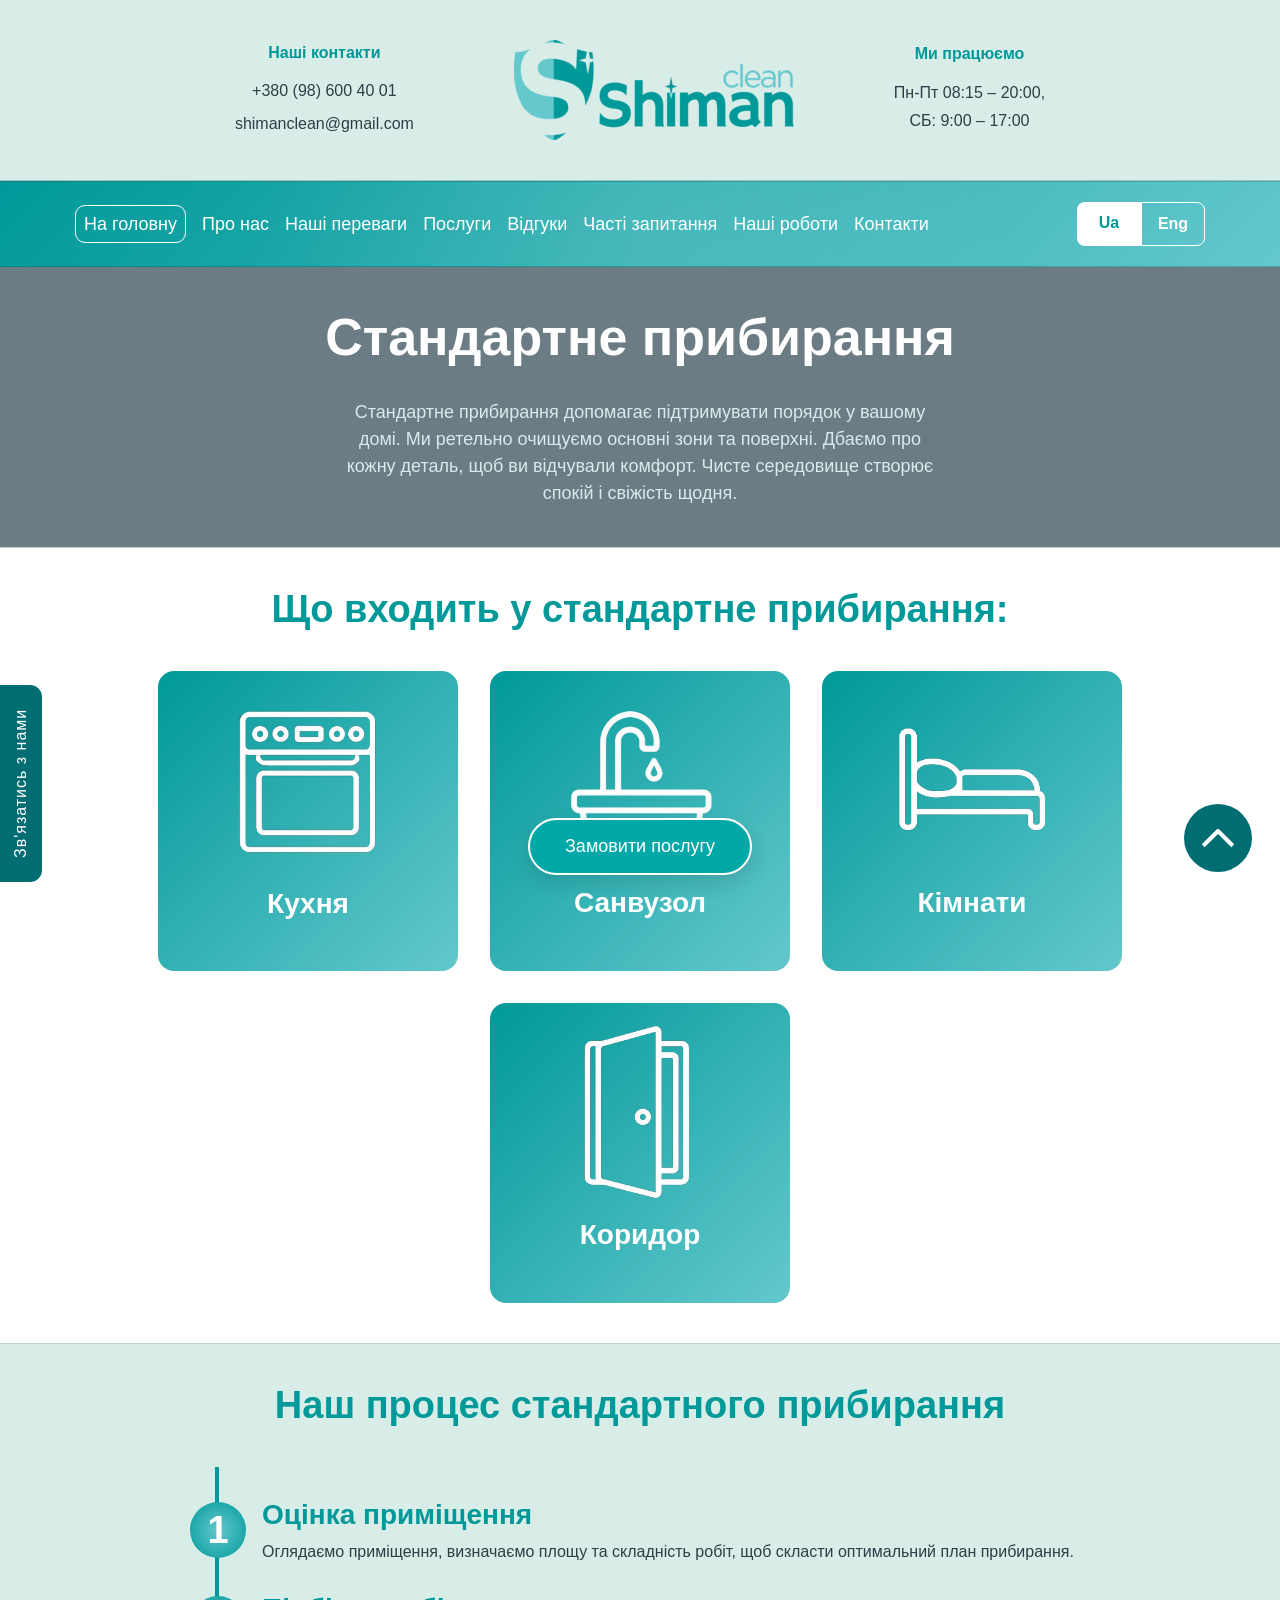
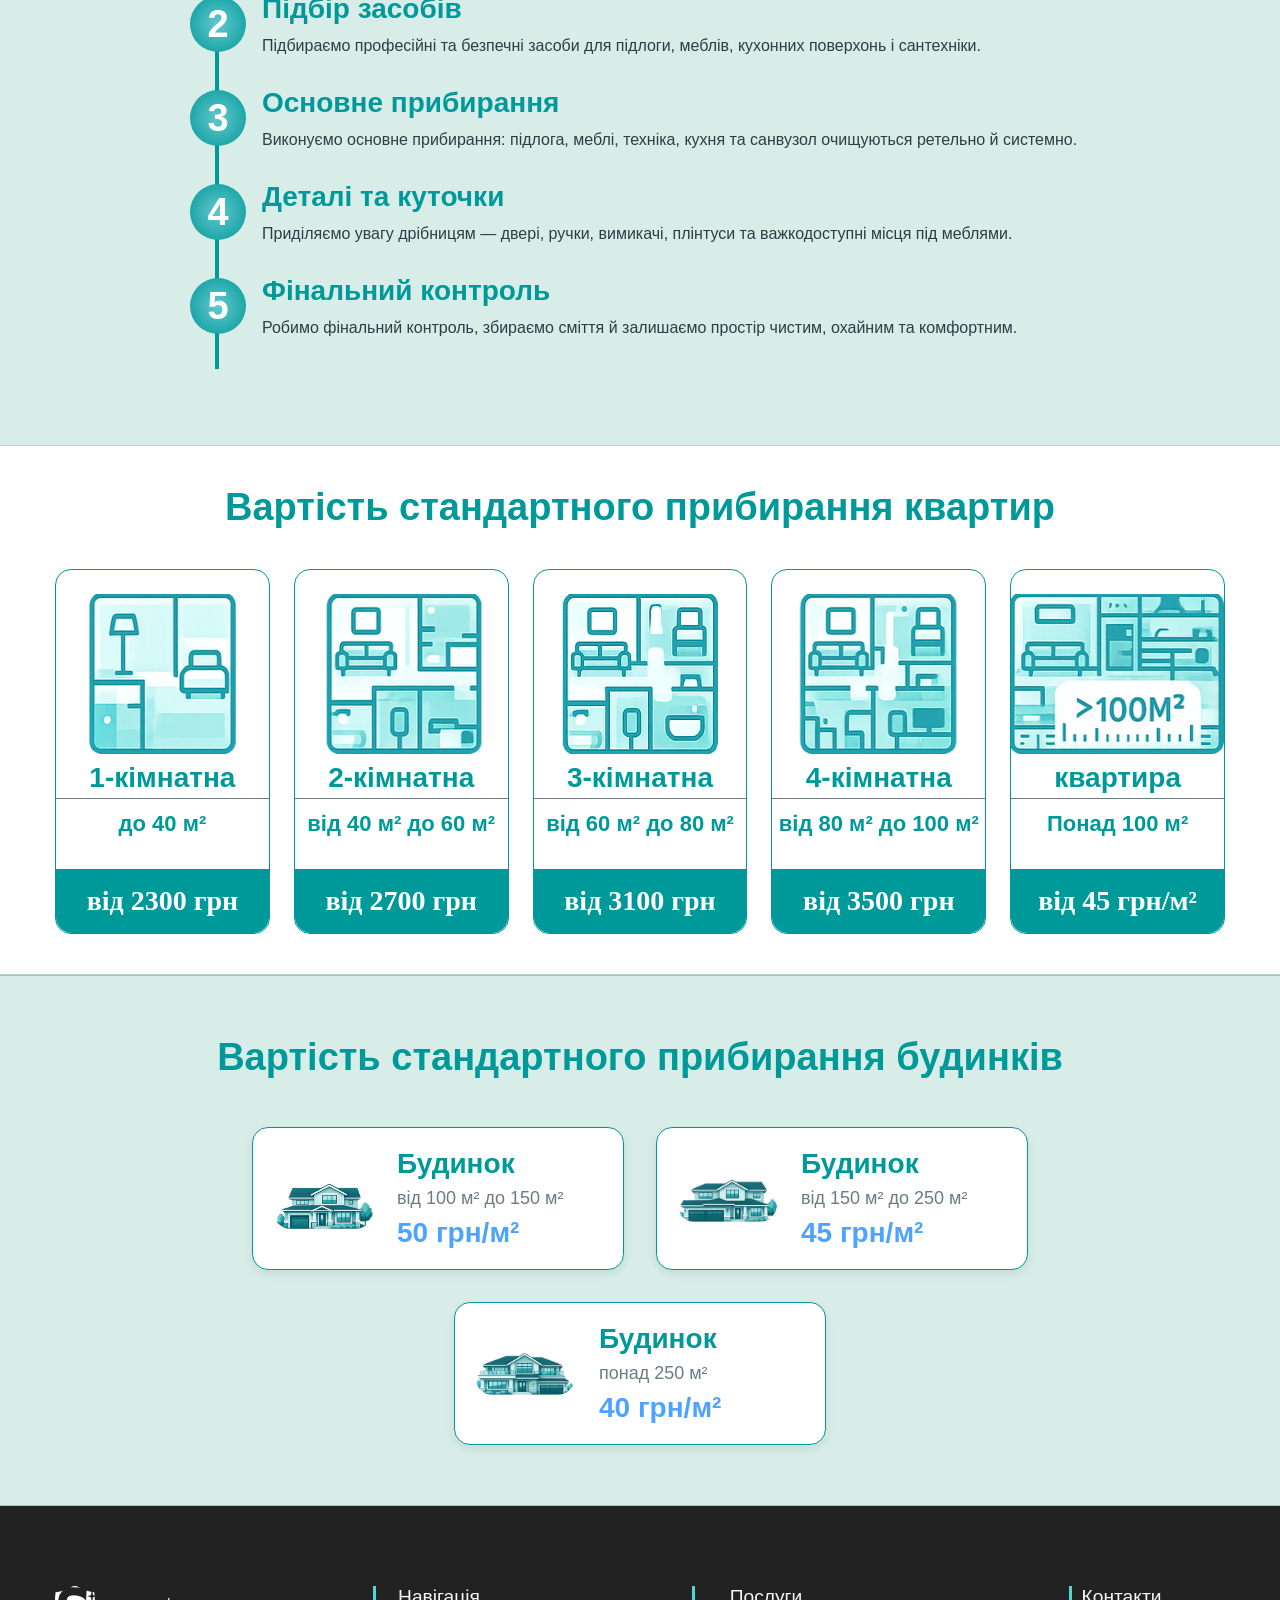
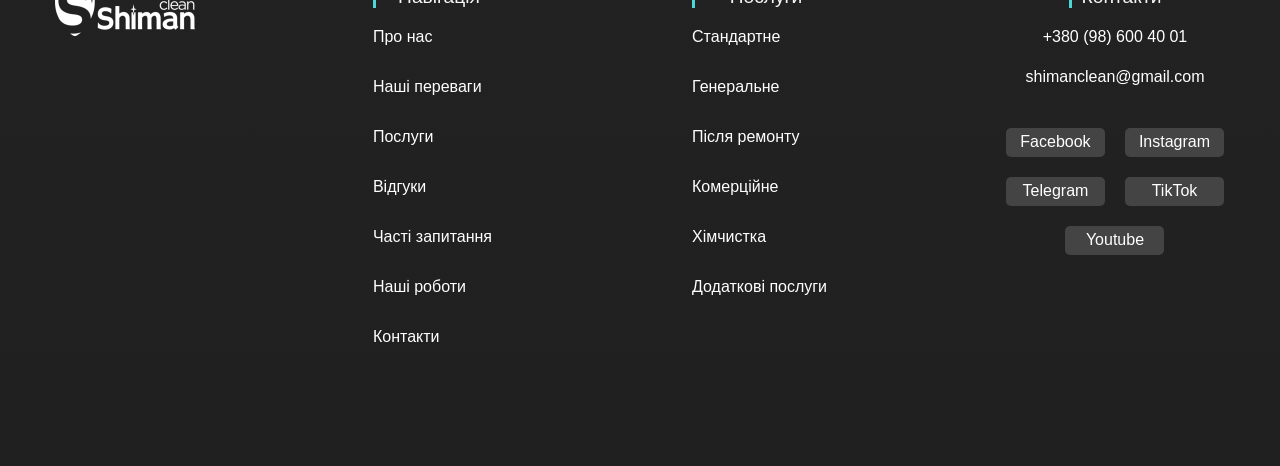
<file: pages/ua-standart.html>
<!doctype html>
<html lang="uk">
  <head>
    <meta charset="UTF-8" />
    <meta name="viewport" content="width=device-width, initial-scale=1.0" />

    <title>Стандартне прибирання у Львові | Shiman</title>

    <meta
      name="description"
      content="Стандартне прибирання у Львові від Shiman. Швидке та якісне очищення квартир і офісів."
    />

    <meta
      name="keywords"
      content="стандартне прибирання Львів, клінінг Shiman, прибирання квартир Львів"
    />

    <!-- Канонічна сторінка -->
    <link rel="canonical" href="https://shiman.com.ua/standard-cleaning.html" />

    <!-- Open Graph -->
    <meta property="og:title" content="Стандартне прибирання | Shiman" />
    <meta
      property="og:description"
      content="Професійне стандартне прибирання квартир і будинків у Львові."
    />
    <meta property="og:type" content="website" />
    <meta name="theme-color" content="#009999">

<link rel="icon" type="image/png" href="../favicons/favicon-96x96.png" sizes="96x96" />
<link rel="icon" type="image/svg+xml" href="../favicons/favicon.svg" />
<link rel="shortcut icon" href="../favicons/favicon.ico" />
<link rel="apple-touch-icon" sizes="180x180" href="../favicons/apple-touch-icon.png" />
<meta name="apple-mobile-web-app-title" content="Shiman clean" />
<link rel="manifest" href="../favicons/site.webmanifest" />

    <link rel="stylesheet" href="../styles/reset.css" />
    <link rel="stylesheet" href="../styles/general.css" />
    <link rel="stylesheet" href="../styles/service.css" />
  </head>

  <body>
    <header id="header" class="header">
      <div class="header-top-section">
        <div class="container">
          <div class="top-header">
            <div class="header-contact">
              <span class="header-contact-title">Наші контакти</span>
              <a href="tel:+380986004001" class="header-tell">+380 (98) 600 40 01</a>
              <a href="mailto:shimanclean@gmail.com" class="header-email"
                >shimanclean@gmail.com</a
              >
            </div>

            <div class="header-logo-wrap">
              <a href="index.html" class="header-logo-link">
                <img
                  src="../images/ShimanCleanLogoDark.png"
                  alt="logo"
                  class="header-logo"
                />
              </a>
            </div>

            <div class="header-work-time-wrap">
              <span class="header-worktime-title">Ми працюємо</span>
              <span class="header-work-time">
                Пн-Пт 08:15 – 20:00, <br />
                СБ: 9:00 – 17:00
              </span>
            </div>
          </div>
        </div>
      </div>
    </header>
    <div class="header-bottom-section">
      <div class="container">
        <div class="bottom-header">
          <button type="button" class="open-mobile-menu">
            <span class="mobile-menu-line"></span>
            <span class="mobile-menu-line"></span>
            <span class="mobile-menu-line"></span>
          </button>
          <nav class="header-nav">
            <ul class="header-nav-list">
              <li class="header-nav-item">
                <a href="../index.html" class="header-nav-link">На головну</a>
              </li>
              <li class="header-nav-item">
                <a href="../index.html#about" class="header-nav-link"
                  >Про нас</a
                >
              </li>
              <li class="header-nav-item">
                <a href="../index.html#advantages" class="header-nav-link"
                  >Наші переваги</a
                >
              </li>
              <li class="header-nav-item">
                <a href="../index.html#services" class="header-nav-link"
                  >Послуги</a
                >
              </li>
              <li class="header-nav-item">
                <a href="../index.html#reviews" class="header-nav-link"
                  >Відгуки</a
                >
              </li>
              <li class="header-nav-item">
                <a href="../index.html#asks" class="header-nav-link"
                  >Часті запитання</a
                >
              </li>
              <li class="header-nav-item">
                <a href="../index.html#ourWorks" class="header-nav-link"
                  >Наші роботи</a
                >
              </li>
              <li class="header-nav-item">
                <a href="../index.html#contacts" class="header-nav-link"
                  >Контакти</a
                >
              </li>
            </ul>
          </nav>
          <div class="lang-switch">
            <a href="ua-standart.html" class="ukrainian lang-selected">Ua</a>
            <a href="eng-standart.html" class="english lang">Eng</a>
          </div>
        </div>
      </div>
    </div>

    <main class="main">
      <section class="hero" id="hero">
        <div class="container hero-container">
          <h1 class="hero-title">Стандартне прибирання</h1>
          <p class="hero-subtitle">
            Стандартне прибирання допомагає підтримувати порядок у вашому домі.
            Ми ретельно очищуємо основні зони та поверхні. Дбаємо про кожну
            деталь, щоб ви відчували комфорт. Чисте середовище створює спокій і
            свіжість щодня.
          </p>
        </div>
      </section>

      <section class="includes">
        <div class="container">
          <h2 class="section-title">Що входить у стандартне прибирання:</h2>

          <ul class="includes-list">
            <li class="includes-item">
              <div class="includes-content-front">
                <img
                  src="../images/oven.png"
                  alt="Кухня"
                  class="includes-img"
                />
                <h3 class="includes-title">Кухня</h3>
                <button class="includes-open" type="button">Відкрити</button>
              </div>
              <div class="includes-content-back">
                <ul class="includes-content-list">
                  <li class="includes-content-item">
                    Знежирення стільниці та фасадів
                  </li>
                  <li class="includes-content-item">
                    Миття плити й техніки зовні
                  </li>
                  <li class="includes-content-item">
                    Очищення та полірування раковини й крана
                  </li>
                  <li class="includes-content-item">
                    Дезінфекція місця для сміття, винесення пакета
                  </li>
                </ul>
              </div>
            </li>
            <li class="includes-item">
              <div class="includes-content-front">
                <img
                  src="../images/sink.png"
                  alt="Санвузол"
                  class="includes-img"
                />
                <h3 class="includes-title">Санвузол</h3>
                <button class="includes-open" type="button">Відкрити</button>
              </div>
              <div class="includes-content-back">
                <ul class="includes-content-list">
                  <li class="includes-content-item">
                    Миття унітазу, ванни/душу
                  </li>
                  <li class="includes-content-item">
                    Очищення раковини та дзеркал
                  </li>
                  <li class="includes-content-item">
                    Протирка плитки й хромованих деталей
                  </li>
                  <li class="includes-content-item">
                    Дезінфекція та винесення сміття
                  </li>
                </ul>
              </div>
            </li>
            <li class="includes-item">
              <div class="includes-content-front">
                <img
                  src="../images/bed.png"
                  alt="Кімнати"
                  class="includes-img"
                />
                <h3 class="includes-title">Кімнати</h3>
                <button class="includes-open" type="button">Відкрити</button>
              </div>
              <div class="includes-content-back">
                <ul class="includes-content-list">
                  <li class="includes-content-item">
                    Видалення пилу з меблів і поверхонь
                  </li>
                  <li class="includes-content-item">
                    Протирка підвіконь, батарей, дверей, вимикачів
                  </li>
                  <li class="includes-content-item">Миття дзеркал і скла</li>
                  <li class="includes-content-item">Зняття павутиння</li>
                </ul>
              </div>
            </li>
            <li class="includes-item">
              <div class="includes-content-front">
                <img
                  src="../images/dor.png"
                  alt="Коридор"
                  class="includes-img"
                />
                <h3 class="includes-title">Коридор</h3>
                <button class="includes-open" type="button">Відкрити</button>
              </div>
              <div class="includes-content-back">
                <ul class="includes-content-list">
                  <li class="includes-content-item">Пилососіння килимів</li>
                  <li class="includes-content-item">
                    Миття підлоги та плінтусів
                  </li>
                  <li class="includes-content-item">
                    Протирка дверей, вимикачів, розеток
                  </li>
                </ul>
              </div>
            </li>
          </ul>
        </div>
      </section>

      <section class="process">
        <div class="container">
          <h2 class="section-title">Наш процес стандартного прибирання</h2>
          <div class="timeline-horizontal">
            <div class="timeline"></div>
            <div class="step">
              <div class="circle">1</div>
              <div class="step-content">
                <h3 class="step-title">Оцінка приміщення</h3>
                <p class="step-describe">
                  Оглядаємо приміщення, визначаємо площу та складність робіт,
                  щоб скласти оптимальний план прибирання.
                </p>
              </div>
            </div>
            <div class="step">
              <div class="circle">2</div>
              <div class="step-content">
                <h3 class="step-title">Підбір засобів</h3>
                <p class="step-describe">
                  Підбираємо професійні та безпечні засоби для підлоги, меблів,
                  кухонних поверхонь і сантехніки.
                </p>
              </div>
            </div>
            <div class="step">
              <div class="circle">3</div>
              <div class="step-content">
                <h3 class="step-title">Основне прибирання</h3>
                <p class="step-describe">
                  Виконуємо основне прибирання: підлога, меблі, техніка, кухня
                  та санвузол очищуються ретельно й системно.
                </p>
              </div>
            </div>
            <div class="step">
              <div class="circle">4</div>
              <div class="step-content">
                <h3 class="step-title">Деталі та куточки</h3>
                <p class="step-describe">
                  Приділяємо увагу дрібницям — двері, ручки, вимикачі, плінтуси
                  та важкодоступні місця під меблями.
                </p>
              </div>
            </div>
            <div class="step">
              <div class="circle">5</div>
              <div class="step-content">
                <h3 class="step-title">Фінальний контроль</h3>
                <p class="step-describe">
                  Робимо фінальний контроль, збираємо сміття й залишаємо простір
                  чистим, охайним та комфортним.
                </p>
              </div>
            </div>
          </div>
        </div>
      </section>

      <section class="flat">
        <div class="container">
          <h2 class="section-title">
            Вартість стандартного прибирання квартир
          </h2>
          <div class="flat-cards">            
            <div class="flat-card">
              <img src="../images/shimanOneRoom.png" alt="1-кімнатна" class="flat-img">
              <h3 class="flat-title">1-кімнатна</h3>
              <h4 class="flat-area">до 40 м²</h4>

              <h3 class="flat-price">від 2300 грн</h3>
            </div>
            <div class="flat-card">
              <img src="../images/shimanTwoRooms.png" alt="2-кімнатна" class="flat-img">
              <h3 class="flat-title">2-кімнатна</h3>
              <h4 class="flat-area">від 40 м² до 60 м²</h4>

              <h3 class="flat-price">від 2700 грн</h3>
            </div>
            <div class="flat-card">
              <img src="../images/shimanThreeRooms.png" alt="3-кімнатна" class="flat-img">
              <h3 class="flat-title">3-кімнатна</h3>
              <h4 class="flat-area">від 60 м² до 80 м²</h4>

              <h3 class="flat-price">від 3100 грн</h3>
            </div>
            <div class="flat-card">
              <img src="../images/shimanFourRooms.png" alt="4-кімнатна" class="flat-img">
              <h3 class="flat-title">4-кімнатна</h3>
              <h4 class="flat-area">від 80 м² до 100 м²</h4>

              <h3 class="flat-price">від 3500 грн</h3>
            </div>
            <div class="flat-card">
              <img src="../images/shimanBigFlat.png" alt="Понад 100 м²" class="flat-img">
              <h3 class="flat-title">квартира</h3>
              <h4 class="flat-area">Понад 100 м²</h4>              

              <h3 class="flat-price">від 45 грн/м²</h3>
            </div>
          </div>
        </div>
      </section>

      <section class="house">
        <div class="container">
          <h2 class="section-title">
            Вартість стандартного прибирання будинків
          </h2>
          <div class="house-cards">            
            <div class="house-card">
              <img src="../images/shiman-house-small.png" alt="малий будинок" class="house-img">
              <div class="house-info">
              <h3 class="house-title">Будинок</h3>
              <h4 class="house-area">від 100 м² до 150 м²</h4>

              <h3 class="house-price">50 грн/м²</h3>
              </div>
            </div>
            <div class="house-card">
              <img src="../images/shiman-house-medium.png" alt="середній будинок" class="house-img">
              <div class="house-info">
              <h3 class="house-title">Будинок</h3>
              <h4 class="house-area">від 150 м² до 250 м²</h4>

              <h3 class="house-price">45 грн/м²</h3>
              </div>
            </div>
            <div class="house-card">
              <img src="../images/shiman-house-big.png" alt="великий будинок" class="house-img">
                <div class="house-info">
              <h3 class="house-title">Будинок</h3>
              <h4 class="house-area">понад 250 м²</h4>

              <h3 class="house-price">40 грн/м²</h3>
              </div>
            </div>           
          </div>
        </div>
      </section>
    </main>

    <footer class="footer" id="contacts">
      <div class="container footer-container">
        <div class="footer-logo-wrap">
          <a href="index.html" class="footer-logo-link">
            <img
              src="../images/ShimanCleanLogoLight.png"
              alt="logo"
              class="footer-logo"
            />
          </a>
        </div>
        <div class="footer-content-wrap">
          <div class="footer-nav">
            <h2 class="footer-nav-title">Навігація</h2>
            <ul class="footer-nav-list">
              <li class="footer-nav-item">
                <a href="./eng-home.html#about" class="footer-nav-link"
                  >Про нас</a
                >
              </li>
              <li class="header-nav-item">
                <a href="./eng-home.html#advantages" class="footer-nav-link"
                  >Наші переваги</a
                >
              </li>
              <li class="footer-nav-item">
                <a href="./eng-home.html#services" class="footer-nav-link"
                  >Послуги</a
                >
              </li>
              <li class="footer-nav-item">
                <a href="./eng-home.html#reviews" class="footer-nav-link"
                  >Відгуки</a
                >
              </li>
              <li class="footer-nav-item">
                <a href="./eng-home.html#asks" class="footer-nav-link"
                  >Часті запитання</a
                >
              </li>
              <li class="footer-nav-item">
                <a href="./eng-home.html#ourWorks" class="footer-nav-link"
                  >Наші роботи</a
                >
              </li>
              <li class="footer-nav-item">
                <a href="./eng-home.html#contacts" class="footer-nav-link"
                  >Контакти</a
                >
              </li>
            </ul>
          </div>
          <div class="footer-services">
            <h2 class="footer-services-title">Послуги</h2>

            <ul class="footer-services-list">
              <li class="footer-services-item">
                <a href="./eng-standart.html" class="footer-services-link"
                  >Стандартне</a
                >
              </li>
              <li class="footer-services-item">
                <a href="./eng-general.html" class="footer-services-link"
                  >Генеральне</a
                >
              </li>
              <li class="footer-services-item">
                <a href="./eng-afterRepair.html" class="footer-services-link"
                  >Після ремонту</a
                >
              </li>
              <li class="footer-services-item">
                <a href="./ua-commercialCleaning.html" class="footer-services-link">Комерційне</a>
              </li>
              <li class="footer-services-item">
                <a href="./eng-dryCleaner.html" class="footer-services-link"
                  >Хімчистка</a
                >
              </li>
              <li class="footer-services-item">
                <a href=".eng-additionalServices.html" class="footer-services-link">Додаткові послуги</a>
              </li>
            </ul>
          </div>
        </div>
        <div class="footer-contacts">
          <h2 class="footer-contacts-title">Контакти</h2>
          <a href="tel:+380986004001" class="footer-tell">+380 (98) 600 40 01</a>
          <a href="mailto:shimanclean@gmail.com" class="footer-email"
            >shimanclean@gmail.com</a
          >
          <div class="footer-socials">
            <a href="https://facebook.com/yourpage" class="footer-social-link"
              >Facebook</a
            >
            <a href="https://www.instagram.com/shiman_clean?igsh=MW1xZmp2YWpkbTUxaA%3D%3D&utm_source=qr" class="footer-social-link"
              >Instagram</a
            >
            <a href="https://t.me/ShimanClean" class="footer-social-link"
              >Telegram</a
            >
            <a href="https://www.tiktok.com/@shimancleann?is_from_webapp=1" class="footer-social-link"
              >TikTok</a
            >
            <a href="#" class="footer-social-link"
              >Youtube</a
            >
          </div>
        </div>
      </div>
    </footer>

    <button class="contact-btn" type="button">Зв'язатись з нами</button>

    <a href="#order-form" class="floating-order-btn">      
      <span class="btn-text">Замовити послугу</span>
    </a>

    <div class="mobile-menu">
      <div class="mobile-menu-contact">
        <span class="mobile-menu-contact-title">Наші контакти</span>
        <a href="tel:+380986004001" class="mobile-menu-tell">+380 (98) 600 40 01</a>
        <a href="mailto:shimanclean@gmail.com" class="mobile-menu-email">
          shimanclean@gmail.com</a
        >
      </div>
      <div class="mobile-menu-work-time-wrap">
        <span class="mobile-menu-worktime-title">Ми працюємо</span>
        <span class="mobile-menu-work-time">
          Пн-Пт 08:15 – 20:00, <br />
          СБ: 9:00 – 17:00
        </span>
      </div>

      <ul class="mobile-menu-nav-list">
        <li class="mobile-menu-nav-item">
          <a href="./eng-home#about" class="mobile-menu-nav-link">Про нас</a>
        </li>
        <li class="header-nav-item">
          <a href="./eng-home#advantages" class="mobile-menu-nav-link"
            >Наші переваги</a
          >
        </li>
        <li class="mobile-menu-nav-item">
          <a href="./eng-home#services" class="mobile-menu-nav-link"
            >Послуги</a
          >
        </li>
        <li class="mobile-menu-nav-item">
          <a href="./eng-home#reviews" class="mobile-menu-nav-link"
            >Відгуки</a
          >
        </li>
        <li class="mobile-menu-nav-item">
          <a href="./eng-home#asks" class="mobile-menu-nav-link"
            >Часті запитання</a
          >
        </li>
        <li class="mobile-menu-nav-item">
          <a href="./eng-home#ourWorks" class="mobile-menu-nav-link"
            >Наші роботи</a
          >
        </li>
        <li class="mobile-menu-nav-item">
          <a href="./eng-home#contacts" class="mobile-menu-nav-link"
            >Контакти</a
          >
        </li>
      </ul>
      <div class="mobile-menu-socials">
        <a href="https://facebook.com/yourpage" class="mobile-menu-social-link"
          >Facebook</a
        >
        <a href="https://www.instagram.com/shiman_clean?igsh=MW1xZmp2YWpkbTUxaA%3D%3D&utm_source=qr" class="mobile-menu-social-link"
          >Instagram</a
        >
        <a href="https://t.me/ShimanClean" class="mobile-menu-social-link"
          >Telegram</a
        >
        <a href="https://www.tiktok.com/@shimancleann?is_from_webapp=1" class="mobile-menu-social-link"
          >TikTok</a
        >
        <a href="#" class="mobile-menu-social-link"
          >Youtube</a
        >
      </div>

      <div class="mobile-menu-exit-btns">
        <a href="../index.html" class="on-the-main">На головну</a>
        <button type="button" class="close-mobile-menu">Закрити</button>
      </div>
    </div>

    <button type="button" class="onTop">
      <span class="onTop-line"></span>
      <span class="onTop-line"></span>
    </button>



    <div class="contact-backdrop">
      <div class="contact-modal">
        <button class="close-contact-modal" type="button">
          <span class="close-line"></span>
          <span class="close-line"></span>
        </button>
        <div class="contact-wrap">
          <h3 class="contact-title">Напишіть нам:</h3>
          <a href="mailto:shimanclean@gmail.com" class="contact-email"
            >shimanclean@gmail.com</a
          >
        </div>
        <div class="contact-wrap">
          <h3 class="contact-title">Подзвоніть нам:</h3>
          <a href="tel:+380986004001" class="contact-tell">+380 (98) 600 40 01</a>
        </div>
        <div class="contact-wrap">
          <h3 class="contact-title">Замовте дзвінок:</h3>
          <a href="#" class="contact-order-tell">Замовити</a>
        </div>
      </div>
    </div>

    <script type="module" src="../scripts/services.js"></script>
  </body>
</html>
</file>
<file: styles/general.css>
:root {
  --color-primary: #00a8a8;
  --color-primary-dark: #00878e;
  --color-primary-light: #4dd6d6;

  --color-hero: #64c8cd;

  --color-light-bg: #e6f7f7;
  --color-gray-bg: #f5f7f7;
  --color-white: #ffffff;
  --color-second-light-bg: rgb(216, 236, 232);

  --color-heading: #009999;
  --color-text: #2f3e46;
  --color-muted: #6b7c85;
  --color-border: #00a6a6;

  --color-accent-first: #ffb300;
  --color-accent-second: #25ff75;
  --color-accent-danger: #ff4d4d;
  --color-accent-info: #4da3ff;
  --color-accent-purple: #a855f7;

  --gradient-hero: linear-gradient(135deg, #009999, #64c8cd);
  --gradient-soft: linear-gradient(135deg, #e6f7f7, #d1fefe);
  --gradient-accent: linear-gradient(135deg, #ffb300, #ff7a00);

  --font-heading: "Montserrat", sans-serif;
  --font-text: "Open Sans", sans-serif;
  --font-button: "Montserrat", sans-serif;

  --h1-size: 52px;
  --h2-size: 38px;
  --h3-size: 28px;
  --h4-size: 22px;
  --text-lg-size: 18px;
  --text-size: 16px;

  --h1-weight: 800;
  --h2-weight: 700;
  --h3-weight: 600;
  --h4-weight: 600;
  --text-weight: 400;
  --text-lg-weight: 500;
  --button-weight: 600;

  --radius-button: 10px;
  --radius-card: 16px;
  --radius-image: 18px;

  --border-section: 1px solid rgba(3, 72, 72, 0.25);

  --shadow-sm: 0 4px 10px rgba(0, 0, 0, 0.08);
  --shadow-md: 0 8px 20px rgba(0, 0, 0, 0.12);
  --shadow-lg: 0 12px 30px rgba(0, 0, 0, 0.18);

  --transition: 0.35s ease;

  --z-base: 1;
  --z-header: 100;
  --z-dropdown: 200;
  --z-sticky: 300;
  --z-overlay: 400;
  --z-modal: 1000;
}

html {
  scroll-behavior: smooth;
}

body {
  -webkit-font-smoothing: antialiased;
  -moz-osx-font-smoothing: grayscale;
  animation: pageFade 0.6s ease;
}

@keyframes pageFade {
  from {
    opacity: 0;
    transform: translateY(8px);
  }
  to {
    opacity: 1;
    transform: translateY(0);
  }
}

@keyframes floatGlow {
  from {
    transform: translate(0, 0);
  }
  to {
    transform: translate(80px, 60px);
  }
}

a,
button,
.services-card,
.accordion-item,
.about-img-wrap {
  transition: var(--transition);
}

::-webkit-scrollbar {
  width: 8px;
}

::-webkit-scrollbar-thumb {
  background: var(--color-primary);
  border-radius: 10px;
}

::-webkit-scrollbar-track {
  background: var(--color-light-bg);
}


section {
  padding: 40px 0;
  box-sizing: border-box;
}

.section-title {
  text-align: center;
  color: var(--color-heading);
  font-size: var(--h2-size);
  font-weight: var(--h2-weight);
  font-family: var(--font-heading);
  margin-bottom: 40px;
}


.floating-order-btn {
  border: 2px solid var(--color-white);
  position: fixed;
  bottom: 15px;
  left: 50%;
  transform: translateX(-50%);
  z-index: var(--z-modal);
  display: flex;
  align-items: center;
  justify-content: center;
  gap: 10px;  
  width: 50%; 
  max-width: 320px;
  padding: 14px 20px;  
  background-color: var(--color-primary);
  color: var(--color-white);
  text-decoration: none;
  border-radius: 50px;  
  font-family: var(--font-button);
  font-weight: var(--text-lg-weight);
  font-size: var(--text-size);
  white-space: nowrap;
  box-shadow: var(--shadow-md);
  transition: var(--transition);
}


.floating-order-btn:hover,
.floating-order-btn:focus {
  background-color: var(--color-heading);
  transform: translateX(-50%) translateY(-5px);
  box-shadow: var(--shadow-lg);
  color: var(--color-white);
}


.footer-logo {
  height: 50px;
  margin-bottom: 20px;
}
.footer h2 {
  font-size: 1.2rem;
  margin-bottom: 20px;
  border-left: 3px solid var(--color-primary-light);
  padding-left: 10px;
}
.footer-nav-link,
.footer-services-link {
  display: block;
  margin-bottom: 10px;
}

.footer-socials {
  display: flex;
  gap: 15px;
  margin-top: 20px;
  flex-wrap: wrap;
}
.footer-social-link {
  background: #444;
  padding: 5px 10px;
  border-radius: 5px;
  font-size: 12px;
}

.footer {
  position: relative;
  overflow: hidden;
  background: linear-gradient(180deg, #222 0%, #202020 100%); /* Основний фон */
  color: #ffffff;
  padding: 80px 0;
}

.footer-container {
  display: flex;
  flex-direction: column;
  align-items: center;
  gap: 32px;
  position: relative;
  z-index: 3;
}

.footer-logo-wrap {
  margin-bottom: 32px;
}

.footer-content-wrap {
  display: flex;
  gap: 88px;
}

.footer-nav-title,
.footer-services-title,
.footer-contacts-title {
  margin-bottom: 32px;
  text-align: center;
  font-family: var(--font-heading);
  font-weight: var(--text-lg-weight);
  font-size: var(--h4-size);
  color: var(--color-gray-bg);
}

.footer-nav-list,
.footer-services-list {
  display: flex;
  flex-direction: column;
  gap: 16px;  
  margin-bottom: 24px;  
}

.footer-nav-link,
.footer-services-link {
  color: var(--color-white);
  font-family: var(--font-text);
  font-size: var(--text-size);
  justify-items: center;
}

.footer-contacts {
  display: flex;
  flex-direction: column;
  align-items: center;
}

.footer-tell,
.footer-email {
  color: var(--color-white);
  font-family: var(--font-text);
  font-size: var(--text-size);
  text-align: center;
  margin-bottom: 16px;
}

.footer-socials {
  width: 220px;
  display: flex;
  gap: 20px;
  margin-top: 20px;
  flex-wrap: wrap;
  justify-content: center;
  align-items: center;
}


.footer-social-link {
  text-align: center;
  color: var(--color-white);
  font-family: var(--font-text);
  font-size: var(--text-size);
  width: 45%;
}

.footer-nav-link,
.footer-services-link,
.footer-tell,
.footer-email,
.footer-social-link {
  border-bottom: 2px solid transparent;
  padding-bottom: 4px;
  transition: border-color 0.2s ease;
}

.footer-nav-link:hover,
.footer-services-link:hover,
.footer-tell:hover,
.footer-email:hover,
.footer-social-link:hover,
.footer-nav-link:focus,
.footer-services-link:focus,
.footer-tell:focus,
.footer-email:focus,
.footer-social-link:focus {
  border-color: var(--color-white);
}

.mobile-menu {
  display: none;
  opacity: 0;
  width: 100%;
  height: 100%;
  background-color: var(--color-light-bg);
  padding: 32px 20px;
  transition: opacity 3s ease;
  position: fixed;
  top: 0;
  left: 0;
  z-index: var(--z-modal);
}

.mobile-menu.open {
  display: flex;
  flex-direction: column;
  align-items: center;
  opacity: 1;
}

.mobile-menu-contact,
.mobile-menu-work-time-wrap {
  display: flex;
  flex-direction: column;
  gap: 4px;
}

.mobile-menu-contact {
  margin-bottom: 20px;
}

.mobile-menu-work-time-wrap {
  margin-bottom: 32px;
}

.mobile-menu-contact-title,
.mobile-menu-worktime-title {
  text-align: center;
  color: var(--color-heading);
  font-family: var(--font-heading);
  font-weight: var(--h2-weight);
  margin-bottom: 12px;
}

.mobile-menu-worktime-title {
  margin-bottom: 4px;
}

.mobile-menu-tell,
.mobile-menu-email {
  text-align: center;
  color: var(--color-text);
  font-family: var(--font-heading);
  font-weight: var(--text-weight);
  padding-bottom: 5px;
}

.mobile-menu-tell:hover,
.mobile-menu-email:hover,
.mobile-menu-tell:focus,
.mobile-menu-email:focus {
  padding-bottom: 4px;
  border-bottom: 1px solid var(--color-heading);
}

.mobile-menu-work-time {
  text-align: center;
  color: var(--color-text);
  font-family: var(--font-heading);
  font-weight: var(--text-weight);
  line-height: 28px;
}

.mobile-menu-nav-list {
  border-top: 1px solid var(--color-heading);
  border-bottom: 1px solid var(--color-heading);
  display: grid;
  grid-template-columns: 1fr 1fr;
  gap: 16px 32px;
  text-align: center;
  padding: 12px 0;
  margin-bottom: 32px;
}

.mobile-menu-nav-link {
  color: var(--color-heading);
  font-family: var(--font-heading);
  font-weight: var(--button-weight);
  font-size: var(--text-lg-size);
  padding-bottom: 6px;
}

.mobile-menu-nav-link:hover,
.mobile-menu-nav-link:focus {
  padding-bottom: 4px;
  border-bottom: 2px solid var(--color-heading);
}


.mobile-menu-socials {
    width: 220px;
  display: flex;
  gap: 20px;
  margin-top: 20px;
  flex-wrap: wrap;
  justify-content: center;
  align-items: center;
}

.mobile-menu-social-link {
  color: var(--color-heading);
  font-family: var(--font-heading);
  font-weight: var(--text-lg-weight);
  font-size: var(--text-size);
  padding-bottom: 5px;
  text-align: center;
  width: 45%;
}

.mobile-menu-social-link:hover,
.mobile-menu-social-link:focus {
  padding-bottom: 4px;
  border-bottom: 1px solid var(--color-heading);
}

.mobile-menu-exit-btns {
  display: flex;
  justify-content: center;
  gap: 16px;
}

.close-mobile-menu,
.on-the-main {
  border: 1px solid var(--color-heading);
  padding: 12px;
  text-align: center;
  color: var(--color-heading);
  font-family: var(--font-button);
  font-weight: var(--button-weight);
  background-color: transparent;
  border-radius: var(--radius-button);
}

.close-mobile-menu:hover,
.close-mobile-menu:focus,
.on-the-main:hover,
.on-the-main:focus {
  border: 1px solid var(--color-heading);
  padding: 12px;
  text-align: center;
  color: var(--color-white);
  font-family: var(--font-button);
  font-weight: var(--button-weight);
  background-color: var(--color-heading);
  border-radius: var(--radius-button);
}

.mobile-menu.open {
  animation: popIn 0.4s ease;
}

@keyframes popIn {
  from {
    opacity: 0;
    transform: scale(0.95);
  }
  to {
    opacity: 1;
    transform: scale(1);
  }
}

.onTop {
  box-sizing: border-box;
  position: fixed;
  bottom: 28px;
  right: 28px;
  padding: 12px;
  background-color: var(--color-primary-dark);
  border-radius: 50%;
  width: 52px;
  height: 52px;
  display: flex;
  align-items: center;
  animation: shadow 3s infinite ease-in-out;
  z-index: var(--z-top);
}

@keyframes shadow {
  0% {
    box-shadow: 0 0 12px 8px var(--color-primary-light);
  }
  50% {
    box-shadow: 0 0 12px 12px var(--color-primary-light);
  }
  100% {
    box-shadow: 0 0 12px 8px var(--color-primary-light);
  }
}

.onTop-line {
  width: 24px;
  height: 4px;
  background-color: var(--color-white);
  position: relative;
}

.onTop-line:nth-child(1) {
  transform: rotateZ(-45deg);
  left: 12%;
}

.onTop-line:nth-child(2) {
  transform: rotateZ(45deg);
  left: -12%;
}

.contact-btn {
  position: fixed;
  left: 0px;
  top: 98%;
  transform: rotate(-90deg);
  transform-origin: left top;
  
  padding: 12px 24px;
  border-radius: 0 0 12px 12px;
  
  background-color: var(--color-primary-dark);
  color: var(--color-white);
  font-family: var(--font-button);
  font-size: var(--button-size);
  font-weight: var(--text-lg-weight);
  letter-spacing: 1px;
  
  z-index: 1000;
  cursor: pointer;
  transition: all 0.3s ease;
}

.contact-btn:hover {
  background-color: var(--color-primary-light);
  box-shadow: 0 4px 12px rgba(0,0,0,0.25);
  transform: rotate(-90deg) translateX(4px);
}

@media (max-width: 768px) {
  .contact-btn {
    left: -0;                
    padding: 10px 18px;
    font-size: calc(var(--button-size) - 2px);
  }
}

@media (max-width: 480px) {
  .contact-btn {
    left: 0;
    padding: 8px 14px;
    font-size: calc(var(--button-size) - 4px);
  }
}


.contact-backdrop {
  position: fixed;
  top: 0;
  left: 0;
  width: 100%;
  height: 100%;
  z-index: var(--z-modal);

  display: flex;
  justify-content: center;
  align-items: center;

  background-color: #015050ba;

  opacity: 0;
  visibility: hidden;
  pointer-events: none;

  transition:
    opacity 0.5s ease,
    visibility 0.5s ease;
}

.contact-backdrop.active {
  opacity: 1;
  visibility: visible;
  pointer-events: all;
}

.contact-modal {
  width: 100%;
  height: 100%;
  background-color: var(--color-second-light-bg);
  display: flex;
  flex-direction: column;
  justify-content: center;
  gap: 32px;
}

.contact-wrap {
  display: flex;
  flex-direction: column;
  gap: 16px;
  align-items: center;
}

.contact-title {
  font-family: var(--font-heading);
  font-size: var(--text-lg-size);
  color: var(--color-heading);
  font-weight: var(--text-lg-weight);
}

.contact-email,
.contact-tell {
  font-family: var(--font-heading);
  font-size: var(--text-size);
  color: var(--color-text);
  font-weight: var(--text-weight);
}

.contact-order-tell {
  border-radius: var(--radius-button);
  padding: 16px 32px;
  background-color: var(--color-heading);
  color: var(--color-white);
  font-family: var(--font-button);
  font-size: var(--button-size);
  font-weight: var(--text-lg-weight);
}

.close-contact-modal {
  box-sizing: border-box;
  position: absolute;
  top: 28px;
  right: 28px;
  padding: 12px;
  background-color: var(--color-accent-danger);
  border-radius: 50%;
  width: 52px;
  height: 52px;
  display: flex;
  align-items: center;
  justify-content: center;
}

.close-line {
  width: 24px;
  height: 4px;
  background-color: var(--color-white);
  position: absolute;
}

.close-line:nth-child(1) {
  transform: rotate(-45deg);
}

.close-line:nth-child(2) {
  transform: rotate(45deg);
}

@media (min-width: 481px) {
  .floating-order-btn {
    bottom: 25px;
    width: auto;
    padding: 16px 35px;
    font-size: var(--text-lg-size);
  }
}

@media (min-width: 720px) {
  .mobile-menu {
    padding: 64px 40px;
  }

  .mobile-menu.open {
    gap: 32px;
  }

  .mobile-menu-nav-list {
    padding: 24px;
    gap: 32px 64px;
  }

  .onTop {
    bottom: 28px;
    right: 28px;
    padding: 12px;
    width: 68px;
    height: 68px;
  }

  @keyframes shadow {
    0% {
      box-shadow: 0 0 16px 12px var(--color-primary-light);
    }
    50% {
      box-shadow: 0 0 16px 20px var(--color-primary-light);
    }
    100% {
      box-shadow: 0 0 16px 12px var(--color-primary-light);
    }
  }

  .onTop-line:nth-child(1) {
    left: 10%;
  }

  .onTop-line:nth-child(2) {
    left: -10%;
  }

  .contact-modal {
    padding: 64px;
    width: auto;
    height: auto;
    gap: 42px;
    border-radius: var(--radius-card);
  }

  

  .footer-container {
    flex-direction: row;
    justify-content: space-between;
    align-items: start;
  }
}

@media (min-width: 1024px) {
  .footer-content-wrap {
    gap: 200px;
  }
}
</file>
<file: styles/service.css>
:root {
  --color-primary: #00a8a8;
  --color-primary-dark: #006d73;
  --color-primary-light: #4dd6d6;

  --color-hero: #64c8cd;
  --color-hero-deep: #094163;

  --color-light-bg: #e6f7f7;
  --color-second-light-bg: rgb(216, 236, 232);
  --color-gray-bg: #f5f7f7;
  --color-white: #ffffff;

  --color-heading: #009999;
  --color-text: #2f3e46;
  --color-muted: #6b7c85;
  --color-border: #034848;

  --color-accent-first: #ffb300;
  --color-accent-second: #25ff75;
  --color-accent-third: #0db54b;
  --color-accent-danger: #ff4d4d;
  --color-accent-info: #4da3ff;
  --color-accent-purple: #a855f7;

--gradient-hero: linear-gradient(135deg, #009999, #64c8cd);
  --gradient-soft: linear-gradient(135deg, #e6f7f7, #d1fefe);
  --gradient-accent: linear-gradient(135deg, #ffb300, #ff7a00);

  --font-heading: "Montserrat", sans-serif;
  --font-text: "Open Sans", sans-serif;
  --font-button: "Montserrat", sans-serif;

  --h1-size: 52px;
  --h2-size: 38px;
  --h3-size: 28px;
  --h4-size: 22px;
  --text-lg-size: 18px;
  --text-size: 16px;

  --h1-weight: 800;
  --h2-weight: 700;
  --h3-weight: 600;
  --h4-weight: 600;
  --text-weight: 400;
  --text-lg-weight: 500;
  --button-weight: 600;

  --radius-button: 10px;
  --radius-card: 16px;
  --radius-image: 18px;

  --border-section: 1px solid rgba(3, 72, 72, 0.25);

  --shadow-sm: 0 4px 10px rgba(0, 0, 0, 0.08);
  --shadow-md: 0 8px 20px rgba(0, 0, 0, 0.12);
  --shadow-lg: 0 12px 30px rgba(0, 0, 0, 0.18);

  --transition: 0.35s ease;

  --z-base: 1;
  --z-header: 100;
  --z-dropdown: 200;
  --z-sticky: 300;
  --z-overlay: 400;
  --z-modal: 1000;
}

section:nth-child(2n){  
  background-color: var(--color-white);
  border-top: var(--border-section);
  border-bottom: var(--border-section);
}

section:nth-child(2n-1){
  background-color: var(--color-second-light-bg);
}

.header {
  position: relative;
  z-index: var(--z-header);
}

.header-top-section {
  background-color: var(--color-second-light-bg);
  border-bottom: var(--border-section);
}

.top-header {
  padding: 40px 0;
  display: flex;
  justify-content: center;
}

.header-contact {
  display: none;
}

.header-work-time-wrap {
  display: none;
}

.header-bottom-section {
  position: sticky;
  top: 0;
  z-index: var(--z-sticky);
  border-top: var(--border-section);
  border-bottom: var(--border-section);
  background: var(--gradient-hero);
  overflow: hidden;
}

.header-bottom-section::after {
  content: "";
  position: absolute;
  inset: 0;
  background: radial-gradient(
    circle at center,
    rgba(255, 255, 255, 0.1),
    transparent 60%
  );
  pointer-events: none;
}

.bottom-header {
  padding: 20px;
  display: flex;
  justify-content: space-between;
  align-items: center;
  position: relative;
  z-index: 12;
}

.mobile-menu-line {
  display: block;
  width: 36px;
  height: 2px;
  background-color: var(--color-gray-bg);
}

.mobile-menu-line:nth-child(2) {
  margin: 10px 0;
}

.header-nav-list {
  display: none;
}

.lang-switch {
  display: flex;
}

.lang {
  border: 1px solid var(--color-white);
  padding: 12px;
  width: 64px;
  text-align: center;
  color: var(--color-white);
  font-family: var(--font-button);
  font-weight: var(--button-weight);
  background-color: transparent;
}

.lang-selected {
  background-color: var(--color-white);
  padding: 12px;
  width: 64px;
  text-align: center;
  color: var(--color-heading);
  font-family: var(--font-button);
  font-weight: var(--button-weight);
}

.lang:hover,
.lang:focus {
  background-color: var(--color-hero);
}

.lang-selected:hover,
.lang-selected:focus {
  opacity: 0.9;
}

.ukrainian {
  border-radius: 8px 0 0 8px;
}

.english {
  border-radius: 0 8px 8px 0;
}

#hero {
  background-color: #6b7c85;
}

.hero-title {
  text-align: center;
  font-size: var(--h1-size);
  font-family: var(--font-heading);
  font-weight: var(--h2-weight);
  color: var(--color-white);
  margin-bottom: 32px;
}

.hero-subtitle {
  text-align: center;
  font-size: var(--text-lg-size);
  font-weight: var(--text-lg-weight);
  font-family: var(--font-text);
  color: var(--color-light-bg);
  max-width: 600px;
  margin: 0 auto;
  word-wrap: break-word;
  line-height: 1.5;
  opacity: 0.9;
}

.includes-list {
  display: flex;
  flex-wrap: wrap;
  justify-content: center;
  gap: 32px;
}

.includes-item {
  width: 300px;
  height: 300px;
  background: var(--gradient-hero);
  border-radius: var(--radius-card);
  position: relative;
  transition:
    transform 0.4s ease,
    opacity 0.3s ease;
}

.includes-item:hover .includes-content-front {
  opacity: 0;
  transform: translateY(-10px);
}

.includes-item:hover .includes-content-back {
  opacity: 1;
  transform: translateY(0);
}

.includes-item:hover {
  transform: scale(1.1);
}

.includes-content-front {
  position: absolute;
  display: flex;
  justify-content: center;
  flex-direction: column;
  align-items: center;
  opacity: 1;
  z-index: 1;
  transition:
    opacity 0.4s ease,
    transform 0.4s ease;
}

.includes-img {
  margin: 0 auto;
  width: 60%;
  height: 60%;
}

.includes-title {
  position: relative;
  color: var(--color-white);
  font-size: var(--h3-size);
  font-family: var(--font-heading);
  font-weight: var(--h3-weight);
  margin-bottom: 12px;
}

.includes-open {
  font-size: var(--h4-size);
  font-family: var(--font-button);
  color: rgba(255, 255, 255, 0.8);
  font-weight: var(--h4-weight);
}

.includes-content-back {
  height: 100%;
  position: absolute;
  opacity: 0;
  display: flex;
  justify-content: center;
  align-items: center;
  opacity: 0;
  z-index: 2;
  transition:
    opacity 0.4s ease,
    transform 0.4s ease;
}

.includes-content-list {
  width: 90%;
  display: flex;
  flex-direction: column;
  gap: 8px;
  color: var(--color-white);
  font-size: var(--text-lg-size);
  font-family: var(--font-text);
  line-height: 26px;
}

.includes-content-item::before {
  content: "✔";
  margin-right: 8px;
}

.process{
  padding-bottom: 96px;
}

.timeline-horizontal{
  display: flex;
  flex-direction: column;
  gap: 32px;
  position: relative;
  max-width: 900px;
  margin: 0 auto;
}

.timeline{
  width: 4px;
  height: calc(100% + 64px);
  background-color: var(--color-heading);
  position: absolute;
  z-index: 1;
  left: 25px;
}

.step {
  display: flex;
  align-items: center;
  gap: 16px;
  position: relative;
  z-index: 2;
  top: 32px;
}

.circle {
  display: flex;
  justify-content: center;
  align-items: center;
  width: 56px;
  height: 56px;
  border-radius: 50%;
  color: var(--color-white);
  font-size: var(--h2-size);
  font-family: var(--font-button);
  font-weight: var(--h2-weight);
  background: radial-gradient(circle, #64c8cd 0%, #009999 100%);
  flex-shrink: 0;
}

.step-title{
  color: var(--color-heading);
  font-family: var(--font-heading);
  font-size: var(--h3-size);
  font-weight: var(--h3-weight);
  margin-bottom: 12px;
}

.step-describe{
  color: var(--color-text);
  font-size: var(--text-size);
  font-weight: var(--text-weight);
  font-family: var(--font-text);
}


.flat-cards{
  display: grid;
  gap: 24px;
  justify-content: center;
  grid-template-columns: 1fr;
}

.flat-card {
  display: flex;
  flex-direction: column;
  align-items: center;
  border: 1px solid var(--color-heading);
  width: 100%;
  max-width: 280px;
  padding-top: 24px;
  border-radius: 16px;
  transition: transform 0.3s ease;
  margin: 0 auto;
}

.flat-card:hover{
  transform: translateY(-12px);
}

.flat-img{
  margin-bottom: 8px;
  height: 160px;
}

.flat-title{
  text-align: center;
  font-size: var(--h3-size);
  font-family: var(--font-heading);
  color: var(--color-heading);
  font-weight: var(--h3-weight); 
  border-bottom: 1px solid var(--color-muted); 
  padding-bottom: 4px;
  margin-bottom: 12px;
  width: 100%;
}

.flat-area{
  font-size: var(--h4-size);
  font-family: var(--font-heading);
  color: var(--color-heading);
  font-weight: var(--h4-weight);  
  margin-bottom: 32px;
}

.flat-price{
  color: var(--color-white);
  font-size: var(--h3-size);
  font-weight: var(--h3-weight);
  width: 100%;
  background-color: var(--color-heading);
  text-align: center;
  padding: 16px 12px;
  border-radius: 0 0 16px 16px;
}

.house {
  padding: 60px 0;
  background: var(--color-light-bg);
  border-top: var(--border-section);
  border-bottom: var(--border-section);
}

.house .section-title {
  font-family: var(--font-heading);
  font-size: var(--h2-size);
  font-weight: var(--h2-weight);
  color: var(--color-heading);
  text-align: center;
  margin-bottom: 48px;
}

.house-cards {
  display: flex;
  flex-wrap: wrap;
  gap: 32px;
  justify-content: center;
}

.house-card {
  display: flex;
  align-items: center;
  gap: 24px;
  background: var(--color-white);
  border: 1px solid var(--color-heading);
  border-radius: var(--radius-card);
  box-shadow: var(--shadow-sm);
  padding: 20px;
  width: 372px;
  transition: var(--transition);
}

.house-card:hover {
  box-shadow: var(--shadow-md);
  transform: translateY(-6px);
}

.house-img {
  width: 100px;
  height: auto;
  border-radius: var(--radius-image);
}

.house-info {
  display: flex;
  flex-direction: column;
  gap: 8px;
}

.house-title {
  font-family: var(--font-heading);
  font-size: var(--h3-size);
  font-weight: var(--h3-weight);
  color: var(--color-heading);
}

.house-area {
  font-family: var(--font-text);
  font-size: var(--text-lg-size);
  font-weight: var(--text-lg-weight);
  color: var(--color-muted);
}

.house-price {
  font-family: var(--font-heading);
  font-size: var(--h3-size);
  font-weight: var(--h3-weight);
  color: var(--color-accent-info);
}

.sofas-box,
.chairs-box{
  display: grid;
  gap: 32px;  
  justify-content: center;
  grid-template-columns: 1fr; 
}

.sofa-card,
.chair-card{
  display: flex;
  flex-direction: column;
  align-items: center;
  gap: 20px;
  border: 1px solid var(--color-heading);  
  border-radius: 16px;
  padding-top: 16px;
  padding-bottom: 88px;
  transition: transform 0.3s ease;
  position: relative;
}

.sofa-card:hover,
.chair-card:hover{
  transform: translateY(-12px);
}

.sofa-img,
.chair-img{
  padding-bottom: 16px;
  border-bottom: 1px solid var(--color-muted);
  width: 90%;
}

.sofa-info,
.chair-info{
  display: flex;
  flex-direction: column;
  align-items: center;
  gap:20px;
  width: 100%;  
}

.sofa-title,
.chair-title{
  color: var(--color-heading);
  font-size: var(--h3-size);
  font-weight: var(--h3-weight);
  font-family: var(--font-heading);
  text-align: center;
}

.sofa-price,
.chair-price{
  position: absolute;
  bottom: 0;
  color: var(--color-white);
  font-size: var(--h4-size);
  font-weight: var(--h4-weight);
  font-family: var(--font-heading);
  text-align: center;
  background-color: var(--color-heading);
  width: 100%;
  padding: 16px 16px;
  border-radius: 0 0 16px 16px;
}



.beds {
  padding: 40px 0;
  background-color: var(--color-gray-bg);
  font-family: var(--font-text);
  color: var(--color-text);
}

.beds-box {
  display: flex;
  flex-direction: column;
  gap: 20px;
  padding: 0 15px;
}

.bed-price-wrap {
  display: flex;
  flex-direction: column;
  align-items: center;
  text-align: center;
  background-color: var(--color-white);
  padding: 20px;
  border-radius: var(--radius-card);
  box-shadow: var(--shadow-sm);
  border: var(--border-section);
  transition: transform var(--transition), box-shadow var(--transition), border-color var(--transition);
}

.bed-price-img {
  width: 70px;
  height: 70px;
  object-fit: contain;
  margin-bottom: 15px;
}

.bed-price-title {
  font-family: var(--font-heading);
  font-size: 20px;
  font-weight: var(--h3-weight);
  color: var(--color-primary-dark);
  margin-bottom: 12px;
}

.bed-price {
  font-size: var(--text-size);
  font-weight: var(--text-lg-weight);
  color: var(--color-muted);
  margin: 8px 0;
  display: flex;
  flex-direction: column;
  align-items: center;
  gap: 5px;
}

.bed-price-deco {
  font-size: var(--text-lg-size);
  font-weight: var(--h4-weight);
  color: var(--color-heading);
  background-color: var(--color-light-bg);
  padding: 2px 14px;
  border-radius: 20px;
  border: 1px solid var(--color-primary-light);
}

.mattress-wrap {
  display: flex;
  flex-direction: column;
  gap: 20px;
}


.carpets-box {
  display: grid;
  grid-template-columns: repeat(auto-fit, minmax(300px, 1fr));
  gap: 30px;
  margin-top: 40px;
}

.carpet-card {
  background: var(--color-white, #fff);
  border-radius: 15px;
  padding: 30px;
  display: flex;
  align-items: center;
  gap: 20px;
  box-shadow: 0 10px 30px rgba(0, 0, 0, 0.05);
  border: 1px solid rgba(0, 123, 255, 0.1);
  transition: transform 0.3s ease, box-shadow 0.3s ease;
}

.carpet-card:hover {
  transform: translateY(-5px);
  box-shadow: 0 15px 40px rgba(0, 123, 255, 0.15);
  border-color: var(--color-primary, #007bff);
}

.carpet-icon-wrap {
  flex-shrink: 0;
  width: 70px;
  height: 70px;
  background: rgba(0, 123, 255, 0.05);
  border-radius: 12px;
  display: flex;
  align-items: center;
  justify-content: center;
}

.carpet-img {
  width: 45px;
  height: 45px;
  object-fit: contain;
}

.carpet-info {
  flex-grow: 1;
}

.carpet-title {
  font-family: var(--font-heading);
  font-size: 1.4rem;
  color: var(--color-heading, #222);
  margin-bottom: 8px;
}

.carpet-descr {
  font-size: 0.9rem;
  color: #666;
  margin-bottom: 15px;
  line-height: 1.4;
}

.carpet-price-tag {
  display: inline-flex;
  align-items: center;
  gap: 8px;
  padding: 6px 12px;
  background: var(--color-primary, #007bff);
  color: #fff;
  border-radius: 8px;
  font-weight: 600;
}

.price-label {
  font-size: 0.75rem;
  text-transform: uppercase;
  opacity: 0.9;
}

.price-value {
  font-size: 1.1rem;
}

.additionalServices {
  background: var(--gradient-soft);
  padding: 60px 30px;
  border-radius: var(--radius-card);
  box-shadow: var(--shadow-lg);
}

.additionalServices .container {
  max-width: 1100px;
  margin: 0 auto;
}

.additionalService-table {
  width: 100%;
  border-collapse: separate;
  border-spacing: 0;
  font-family: var(--font-text);
  font-size: var(--text-lg-size);
  color: var(--color-text);
  overflow: hidden;
  border-radius: var(--radius-card);
  box-shadow: var(--shadow-md);
}

.additionalService-table th {
  background: var(--gradient-hero);
  color: var(--color-white);
  font-family: var(--font-heading);
  font-weight: var(--h2-weight);
  font-size: var(--h3-size);
  text-align: left;
  padding: 18px 22px;
  letter-spacing: 0.5px;
  text-transform: uppercase;
}

.additionalService-table td {
  padding: 16px 22px;
  border-bottom: 1px solid rgba(3, 72, 72, 0.1);
  transition: var(--transition);
}

.additionalService-name {
  font-weight: var(--text-lg-weight);
  color: var(--color-heading);
}

.additionalService-price {
  text-align: right;
  font-weight: var(--h4-weight);
  color: var(--color-primary-dark);
}

.additionalService-table tr:nth-child(even) {
  background: var(--color-second-light-bg);
}

.additionalService-table tr:hover td {
  background: var(--color-light-bg);
  color: var(--color-heading);
  box-shadow: inset 0 0 12px rgba(0, 168, 168, 0.2);
  cursor: pointer;
}

.additionalService-table tr:last-child td {
  border-bottom: none;
}

.cleaning-cards {
  display: flex;
  justify-content: center;
  flex-wrap: wrap;
  gap: 32px;
  padding: 40px 0;
}

.cleaning-card {
  width: 400px;
  background: var(--color-white);
  border-radius: 14px;
  border: 2px solid var(--color-primary);
  overflow: hidden;
  text-align: center;
  transition: var(--transition);
  display: flex;
  flex-direction: column;
}

.cleaning-card:hover {
  transform: translateY(-6px);
  box-shadow: var(--shadow-md);
}

.cleaning-img {
  width: 100%;
  height: 140px;
  object-fit: contain;
  padding: 20px;
  background: var(--gradient-soft);
}

.cleaning-title {
  font-size: var(--h3-size);
  font-weight: var(--h3-weight);
  color: var(--color-primary-dark);
  font-family: var(--font-heading);
  margin: 10px 0 5px;
  width: 90%;
  text-align: center;
  margin: 0 auto;
  margin: 16px auto;
  height: 64px;
  display: flex;
  align-items: center;
  justify-items: center;
  justify-content: center;
}

.cleaning-text {
  font-size: var(--text-lg-size);
  color: var(--color-muted);
  font-family: var(--font-text);
  font-weight: var(--text-lg-weight);
  margin-bottom: 15px;
  width: 90%;
  text-align: center;
  margin: 16px auto;
  
}

.cleaning-price {
  margin-top: auto;
  background: var(--color-primary);
  color: var(--color-white);
  font-size: var(--h4-size);
  font-weight: var(--h3-weight);
  font-family: var(--font-heading);
  padding: 14px;
  border-top: 1px solid rgba(255,255,255,0.2);
}

.cleaning-card:hover .cleaning-price {
  background: var(--color-primary-dark);
}



@media (max-width: 480px) {
  .carpet-card {
    flex-direction: column;
    text-align: center;
    padding: 20px;
  }
  
  .carpet-price-tag {
    justify-content: center;
    width: 100%;
  }
}


@media (min-width: 720px) {
  .top-header {
    display: flex;
    align-items: center;
    gap: 100px;
  }

  .header-contact,
  .header-work-time-wrap {
    display: flex;
    flex-direction: column;
    gap: 12px;
  }

  .header-contact-title,
  .header-worktime-title {
    text-align: center;
    color: var(--color-heading);
    font-family: var(--font-heading);
    font-weight: var(--h2-weight);
    margin-bottom: 8px;
  }

  .header-worktime-title {
    margin-bottom: 4px;
  }

  .header-tell,
  .header-email {
    text-align: center;
    color: var(--color-text);
    font-family: var(--font-heading);
    font-weight: var(--text-weight);
    padding-bottom: 3px;
  }

  .header-tell:hover,
  .header-email:hover,
  .header-tell:focus,
  .header-email:focus {
    padding-bottom: 4px;
    border-bottom: 1px solid var(--color-border);
  }

  .header-work-time {
    text-align: center;
    color: var(--color-text);
    font-family: var(--font-heading);
    font-weight: var(--text-weight);
    line-height: 28px;
  }

  .flat-cards{
  grid-template-columns: repeat(2, 1fr);
}

.sofas-box,
.chairs-box{  
  grid-template-columns: repeat(2, 1fr); 
}

.beds {
    padding: 80px 0;
  }

  .beds-box {
    max-width: 1000px;
    margin: 0 auto;
    gap: 30px;
  }

  .bed-price-wrap {
    flex-direction: row;
    text-align: left;
    padding: 25px;
  }

  .bed-price-wrap:hover {
    transform: translateY(-5px);
    box-shadow: var(--shadow-md);
    border-color: var(--color-primary-light);
  }

  .bed-price-img {
    width: 80px;
    height: 80px;
    margin-bottom: 0;
    margin-right: 25px;
  }

  .bed-price-title {
    font-size: var(--h3-size);
  }

  .mattress-wrap {
    display: grid;
    grid-template-columns: 1fr 1fr;
    gap: 30px;
  }

  .bed-price {
    
    align-items: start;
    font-size: var(--text-lg-size);
  }
}

@media (min-width: 1024px) {
  .includes-open {
    opacity: 0;
  }

  .process {
    padding-bottom: 140px;
  }

  .flat-cards{
  grid-template-columns: repeat(3, 1fr);
}


.sofas-box,
.chairs-box{  
  grid-template-columns: repeat(4, 1fr); 
}

.beds-box{  
  grid-template-columns: repeat(3, 1fr); 
}

  .bed-price {
    flex-direction: row;
    justify-content: flex-start;
    font-size: var(--text-lg-size);
  }
}

@media (min-width: 1240px) {
    .header-middle {
    padding: 100px 0;
    gap: 120px;
  }

  .header-paragraph {
    line-height: 36px;
  }

  .header-socials {
    display: flex;
    gap: 12px;
  }

  .social-link {
    color: var(--color-white);
    font-family: var(--font-heading);
    font-weight: var(--text-weight);
    font-size: var(--text-size);
    display: flex;
    gap: 8px;
  }

  .social-link:hover,
  .social-link:focus {
    border-bottom: 1px solid var(--color-white);
  }

  .open-mobile-menu {
    display: none;
  }

  .header-nav-list {
    display: flex;
    gap: 16px;
  }

  .header-nav-link {
    color: var(--color-white);
    font-family: var(--font-heading);
    font-weight: var(--text-lg-weight);
    font-size: var(--text-lg-size);
    padding-bottom: 6px;
  }

  .header-nav-item:first-child .header-nav-link {
    color: var(--color-white);
    border: 1px solid var(--color-white);
    padding: 8px;
    border-radius: var(--radius-button);
  }

  .header-nav-link:hover,
  .header-nav-link:focus {
    padding-bottom: 4px;
    border-bottom: 2px solid var(--color-white);
  }

  .flat-cards{
  grid-template-columns: repeat(5, 1fr);
}
}
</file>
